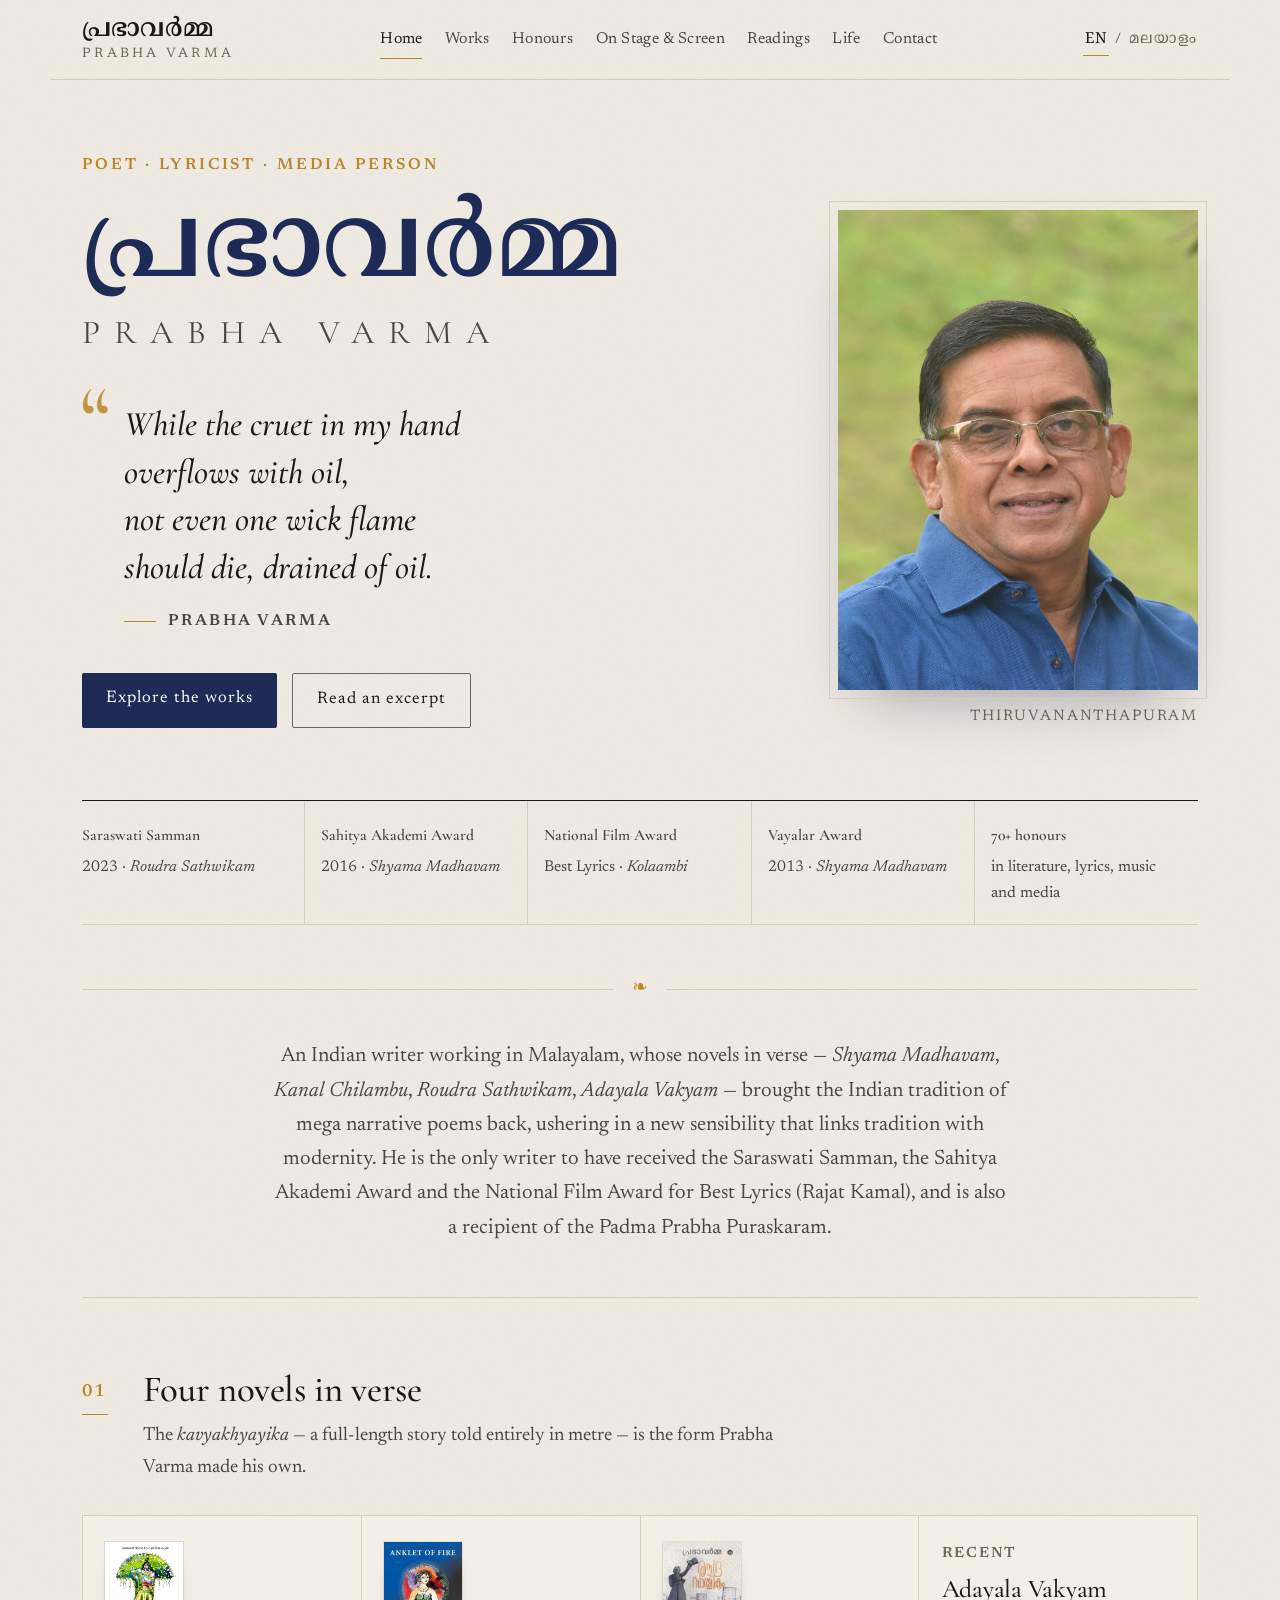
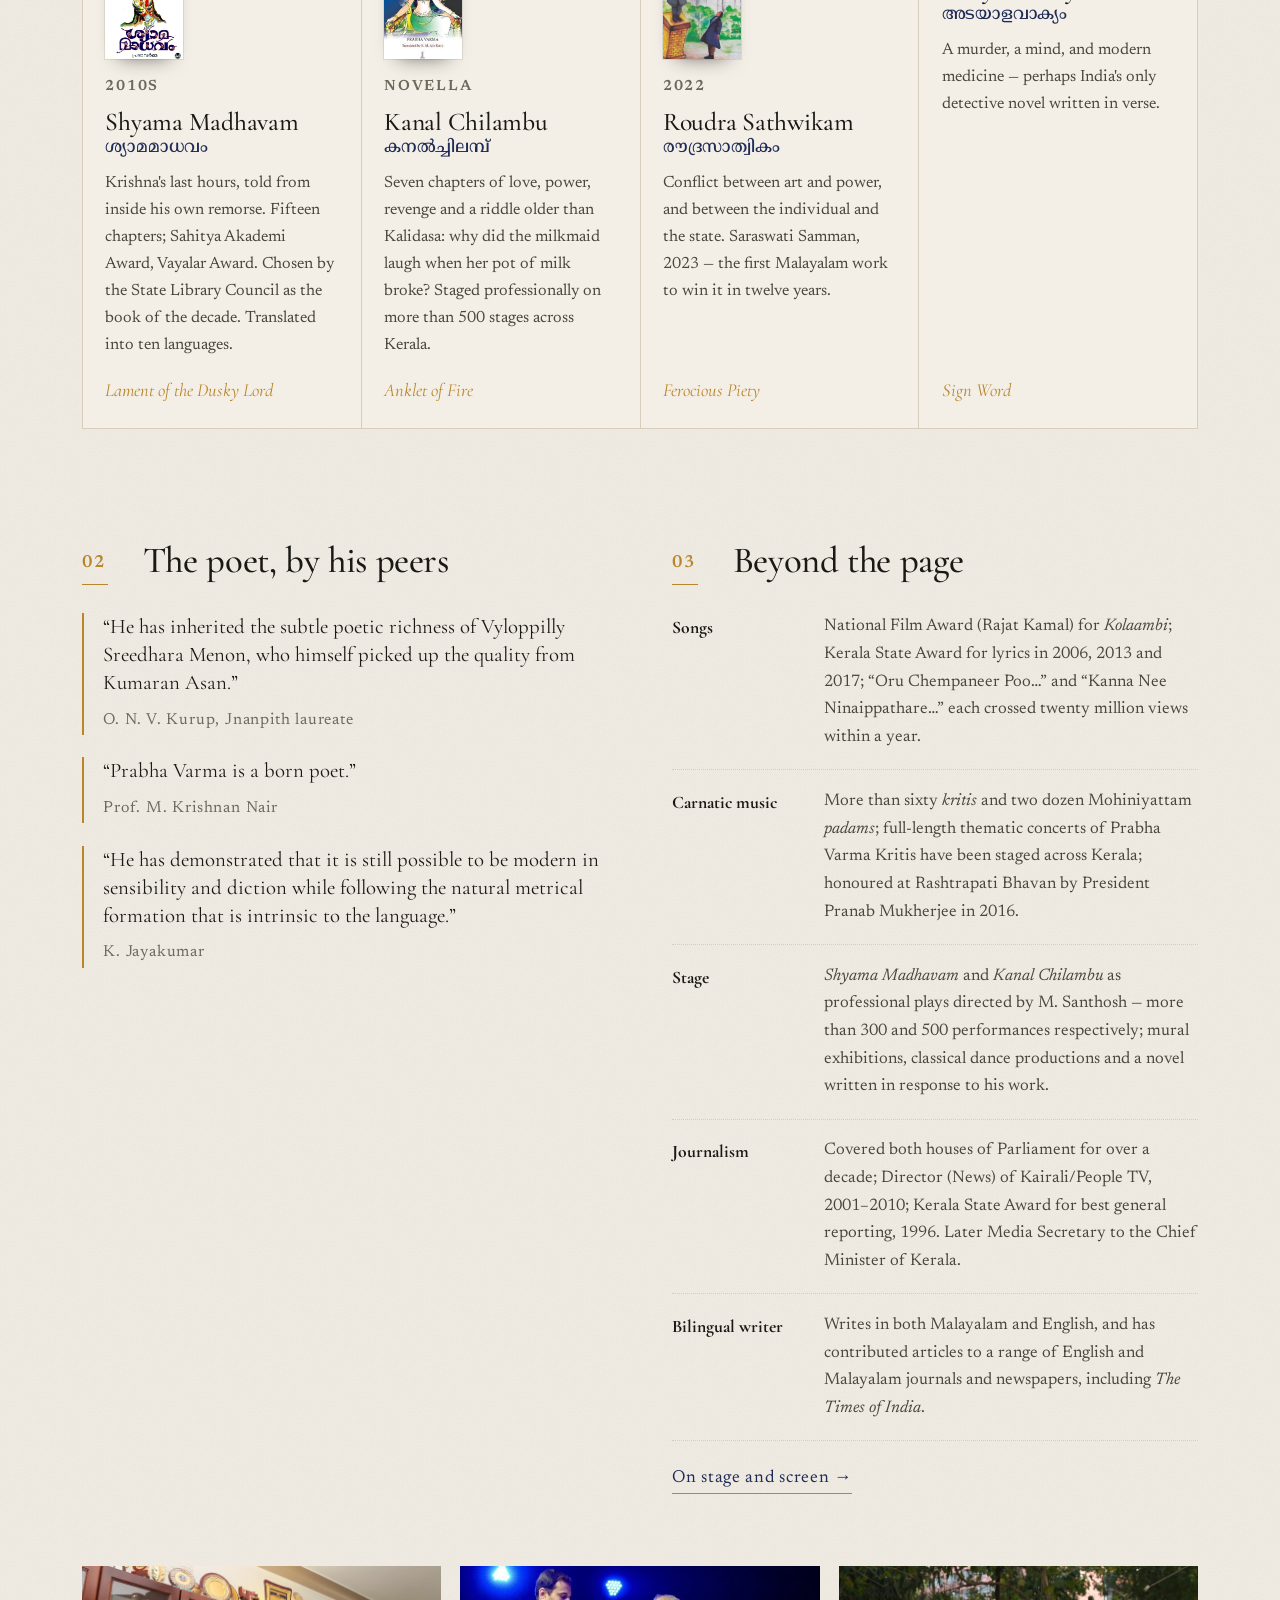
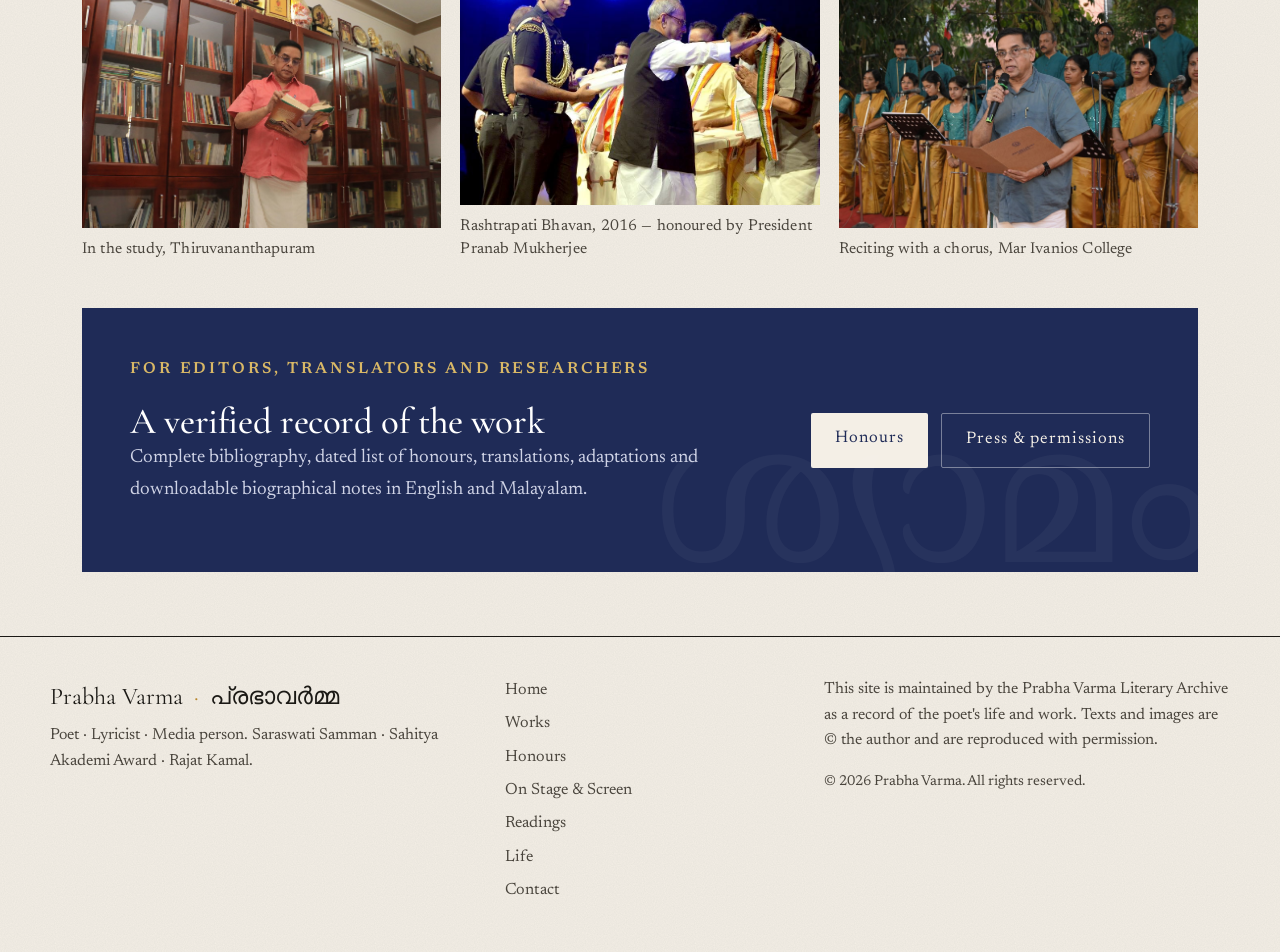
<file: index.html>
<!DOCTYPE html>
<html lang="en">
<head>
<meta charset="utf-8">
<meta name="viewport" content="width=device-width, initial-scale=1">
<title>Poet, Lyricist, Media Person · Prabha Varma</title>
<meta name="description" content="Prabha Varma — Indian poet, lyricist and media person writing in Malayalam; the only writer to have received the Saraswati Samman, the Sahitya Akademi Award and the National Film Award for Best Lyrics.">
<meta property="og:title" content="Poet, Lyricist, Media Person · Prabha Varma">
<meta property="og:description" content="Prabha Varma — Indian poet, lyricist and media person writing in Malayalam; the only writer to have received the Saraswati Samman, the Sahitya Akademi Award and the National Film Award for Best Lyrics.">
<meta property="og:type" content="website">
<meta property="og:url" content="https://prabhavarma.in/">
<link rel="preconnect" href="https://fonts.googleapis.com">
<link rel="preconnect" href="https://fonts.gstatic.com" crossorigin>
<link href="https://fonts.googleapis.com/css2?family=Cormorant+Garamond:ital,wght@0,400;0,500;0,600;1,400;1,500&family=Newsreader:ital,opsz,wght@0,6..72,300;0,6..72,400;0,6..72,500;1,6..72,300;1,6..72,400&family=Noto+Serif+Malayalam:wght@400;500;600&family=Manjari:wght@400;700&display=swap" rel="stylesheet">
<link rel="icon" href="favicon.svg" type="image/svg+xml">
<link rel="canonical" href="https://prabhavarma.in/">
<meta property="og:image" content="https://prabhavarma.in/images/og.jpg">
<meta name="twitter:card" content="summary_large_image">
<link rel="stylesheet" href="style.css">
<script type="application/ld+json">
{
  "@context": "https://schema.org",
  "@type": "Person",
  "name": "Prabha Varma",
  "alternateName": "പ്രഭാവർമ്മ",
  "jobTitle": ["Poet", "Lyricist", "Media person"],
  "nationality": "Indian",
  "knowsLanguage": ["ml", "en"],
  "birthPlace": {"@type": "Place", "name": "Thiruvalla, Kerala, India"},
  "award": ["Saraswati Samman (2023)", "Sahitya Akademi Award (2016)", "National Film Award for Best Lyrics (Rajat Kamal)", "Vayalar Award (2013)", "Kerala Sahitya Akademi Award"],
  "url": "https://prabhavarma.in/",
  "image": "https://prabhavarma.in/images/portrait.jpg",
  "sameAs": ["https://en.wikipedia.org/wiki/Prabha_Varma", "https://www.wikidata.org/wiki/Q16136840"]
}
</script>
</head>
<body>
<header class="site-header">
  <a class="brand" href="index.html"><span class="brand-ml">പ്രഭാവർമ്മ</span><span class="brand-en">Prabha Varma</span></a>
  <nav class="site-nav" aria-label="Main"><a href="index.html" class="active"><span class="en">Home</span><span class="ml">ഹോം</span></a><a href="works.html" class=""><span class="en">Works</span><span class="ml">കൃതികൾ</span></a><a href="honours.html" class=""><span class="en">Honours</span><span class="ml">പുരസ്കാരങ്ങൾ</span></a><a href="stage.html" class=""><span class="en">On Stage & Screen</span><span class="ml">രംഗവേദിയിലും ചലച്ചിത്രത്തിലും</span></a><a href="writings.html" class=""><span class="en">Readings</span><span class="ml">വായന</span></a><a href="about.html" class=""><span class="en">Life</span><span class="ml">ജീവിതം</span></a><a href="contact.html" class=""><span class="en">Contact</span><span class="ml">ബന്ധപ്പെടുക</span></a></nav>
  <div class="lang-switch" role="group" aria-label="Language">
    <button data-lang="en" class="on">EN</button><span>/</span><button data-lang="ml">മലയാളം</button>
  </div>
</header>
<main>

<section class="hero">
  <div class="hero-text">
    <p class="eyebrow"><span class="en">Poet · Lyricist · Media&nbsp;person</span><span class="ml">കവി · ഗാനരചയിതാവ് · മാധ്യമപ്രവർത്തകൻ</span></p>
    <h1><span class="h1-ml">പ്രഭാവർമ്മ</span><span class="h1-en">Prabha Varma</span></h1>
    <blockquote class="hero-verse">
      <p>While the cruet in my hand<br>overflows with oil,<br>not even one wick flame<br>should die, drained of oil.</p>
      <cite><span class="en">Prabha Varma</span><span class="ml">പ്രഭാവർമ്മ</span></cite>
    </blockquote>
    <div class="hero-cta">
      <a class="btn" href="works.html"><span class="en">Explore the works</span><span class="ml">കൃതികൾ</span></a>
      <a class="btn ghost" href="writings.html"><span class="en">Read an excerpt</span><span class="ml">ഒരു ഭാഗം വായിക്കാം</span></a>
    </div>
  </div>
  <figure class="hero-portrait">
    <div class="portrait-frame">
      <img src="images/portrait.jpg" alt="Prabha Varma" onerror="this.style.display='none';this.nextElementSibling.style.display='flex'">
      <div class="portrait-placeholder"><span>Portrait</span></div>
    </div>
    <figcaption><span class="en">Thiruvananthapuram</span><span class="ml">തിരുവനന്തപുരം</span></figcaption>
  </figure>
</section>

<section class="honour-strip" aria-label="Major honours">
  <div><b><span class="en">Saraswati Samman</span><span class="ml">സരസ്വതി സമ്മാൻ</span></b><span>2023 · <em>Roudra Sathwikam</em></span></div>
  <div><b><span class="en">Sahitya Akademi Award</span><span class="ml">കേന്ദ്ര സാഹിത്യ അക്കാദമി</span></b><span>2016 · <em>Shyama Madhavam</em></span></div>
  <div><b><span class="en">National Film Award</span><span class="ml">രജത കമലം</span></b><span><span class="en">Best Lyrics</span><span class="ml">മികച്ച ഗാനരചന</span> · <em>Kolaambi</em></span></div>
  <div><b><span class="en">Vayalar Award</span><span class="ml">വയലാർ അവാർഡ്</span></b><span>2013 · <em>Shyama Madhavam</em></span></div>
  <div><b><span class="en">70+ honours</span><span class="ml">70-ലധികം പുരസ്കാരങ്ങൾ</span></b><span><span class="en">in literature, lyrics, music and media</span><span class="ml">സാഹിത്യം, ഗാനം, സംഗീതം, മാധ്യമം</span></span></div>
</section>

<section class="intro-band">
  <p><span class="en">An Indian writer working in Malayalam, whose novels in verse — <em>Shyama Madhavam</em>, <em>Kanal Chilambu</em>, <em>Roudra Sathwikam</em>, <em>Adayala Vakyam</em> — brought the Indian tradition of mega narrative poems back, ushering in a new sensibility that links tradition with modernity. He is the only writer to have received the Saraswati Samman, the Sahitya Akademi Award and the National Film Award for Best Lyrics (Rajat Kamal), and is also a recipient of the Padma Prabha Puraskaram.</span><span class="ml"><em>ശ്യാമമാധവം</em>, <em>കനൽച്ചിലമ്പ്</em>, <em>രൗദ്രസാത്വികം</em>, <em>അടയാളവാക്യം</em> എന്നീ കാവ്യാഖ്യായികകളിലൂടെ ഭാരതീയ ബൃഹദ് ആഖ്യാനകാവ്യ പാരമ്പര്യത്തെ തിരികെ കൊണ്ടുവരികയും, പാരമ്പര്യത്തെ ആധുനികതയുമായി കണ്ണിചേർക്കുന്ന പുതിയൊരു ഭാവുകത്വത്തിന് തുടക്കമിടുകയും ചെയ്ത, മലയാളത്തിൽ എഴുതുന്ന ഭാരതീയ എഴുത്തുകാരൻ. സരസ്വതി സമ്മാൻ, കേന്ദ്ര സാഹിത്യ അക്കാദമി പുരസ്കാരം, മികച്ച ഗാനരചനയ്ക്കുള്ള ദേശീയ ചലച്ചിത്ര പുരസ്കാരം (രജത കമലം) എന്നീ മൂന്നു ബഹുമതികളും നേടിയ ഏക സാഹിത്യകാരൻ; പത്മപ്രഭാ പുരസ്കാരവും ലഭിച്ചിട്ടുണ്ട്.</span></p>
</section>

<section class="sec">
  <div class="sec-head"><span class="sec-num">01</span><h2><span class="en">Four novels in verse</span><span class="ml">നാല് കാവ്യാഖ്യായികകൾ</span></h2><p class="sec-sub"><span class="en">The <em>kavyakhyayika</em> — a full-length story told entirely in metre — is the form Prabha Varma made his own.</span><span class="ml">പൂർണ്ണമായും വൃത്തത്തിൽ പറയുന്ന കഥ — കാവ്യാഖ്യായിക — പ്രഭാവർമ്മ സ്വന്തമാക്കിയ രൂപമാണ്.</span></p></div>
  <div class="works-grid">
    <a class="work-card" href="works.html#shyama">
      <img class="card-cover" src="images/covers/shyama-madhavam.jpg" alt="" loading="lazy">
      <span class="work-year">2010s</span>
      <h3>Shyama Madhavam<small>ശ്യാമമാധവം</small></h3>
      <p><span class="en">Krishna's last hours, told from inside his own remorse. Fifteen chapters; Sahitya Akademi Award, Vayalar Award. Chosen by the State Library Council as the book of the decade. Translated into ten languages.</span><span class="ml">കൃഷ്ണന്റെ അവസാന നിമിഷങ്ങൾ, അദ്ദേഹത്തിന്റെ തന്നെ പശ്ചാത്താപത്തിലൂടെ. പതിനഞ്ച് അധ്യായങ്ങൾ; കേന്ദ്ര സാഹിത്യ അക്കാദമി പുരസ്കാരം, വയലാർ അവാർഡ്. ദശകത്തിലെ മികച്ച പുസ്തകം. പത്ത് ഭാഷകളിലേക്ക് പരിഭാഷ.</span></p>
      <span class="work-eng">Lament of the Dusky Lord</span>
    </a>
    <a class="work-card" href="works.html#kanal">
      <img class="card-cover" src="images/covers/anklet-of-fire.jpg" alt="" loading="lazy">
      <span class="work-year">Novella</span>
      <h3>Kanal Chilambu<small>കനൽച്ചിലമ്പ്</small></h3>
      <p><span class="en">Seven chapters of love, power, revenge and a riddle older than Kalidasa: why did the milkmaid laugh when her pot of milk broke? Staged professionally on more than 500 stages across Kerala.</span><span class="ml">പ്രണയം, അധികാരം, പ്രതികാരം — കാളിദാസനേക്കാൾ പഴക്കമുള്ള ഒരു കടങ്കഥയും: പാൽക്കുടം പൊട്ടിയപ്പോൾ ഗോപിക എന്തിനു ചിരിച്ചു? കേരളത്തിലുടനീളം 500-ലധികം വേദികളിൽ നാടകമായി.</span></p>
      <span class="work-eng">Anklet of Fire</span>
    </a>
    <a class="work-card" href="works.html#roudra">
      <img class="card-cover" src="images/covers/roudra-sathwikam.jpg" alt="" loading="lazy">
      <span class="work-year">2022</span>
      <h3>Roudra Sathwikam<small>രൗദ്രസാത്വികം</small></h3>
      <p><span class="en">Conflict between art and power, and between the individual and the state. Saraswati Samman, 2023 — the first Malayalam work to win it in twelve years.</span><span class="ml">കലയും അധികാരവും, വ്യക്തിയും രാഷ്ട്രവും തമ്മിലുള്ള സംഘർഷം. 2023-ലെ സരസ്വതി സമ്മാൻ — പന്ത്രണ്ട് വർഷത്തിനു ശേഷം മലയാളത്തിന്.</span></p>
      <span class="work-eng">Ferocious Piety</span>
    </a>
    <a class="work-card" href="works.html#adayala">
      <span class="work-year">Recent</span>
      <h3>Adayala Vakyam<small>അടയാളവാക്യം</small></h3>
      <p><span class="en">A murder, a mind, and modern medicine — perhaps India's only detective novel written in verse.</span><span class="ml">ഒരു കൊലപാതകം, ഒരു മനസ്സ്, ആധുനിക വൈദ്യശാസ്ത്രം — ഒരുപക്ഷേ ഇന്ത്യയിലെ ഏക പദ്യ കുറ്റാന്വേഷണ നോവൽ.</span></p>
      <span class="work-eng">Sign Word</span>
    </a>
  </div>
</section>

<section class="sec two-col">
  <div>
    <div class="sec-head"><span class="sec-num">02</span><h2><span class="en">The poet, by his peers</span><span class="ml">സമകാലികരുടെ വാക്കുകളിൽ</span></h2></div>
    <div class="quote-stack">
      <blockquote class="peer"><p><span class="en">“He has inherited the subtle poetic richness of Vyloppilly Sreedhara Menon, who himself picked up the quality from Kumaran Asan.”</span><span class="ml">“വൈലോപ്പിള്ളിയുടെ സൂക്ഷ്മമായ കാവ്യസമൃദ്ധി അദ്ദേഹത്തിനു കൈവന്നിരിക്കുന്നു — കുമാരനാശാനിൽനിന്ന് വൈലോപ്പിള്ളിക്കു ലഭിച്ചതു പോലെ.”</span></p><cite>O. N. V. Kurup, <span class="en">Jnanpith laureate</span><span class="ml">ജ്ഞാനപീഠ ജേതാവ്</span></cite></blockquote>
      <blockquote class="peer"><p><span class="en">“Prabha Varma is a born poet.”</span><span class="ml">“പ്രഭാവർമ്മ ജന്മനാ കവിയാണ്.”</span></p><cite>Prof. M. Krishnan Nair</cite></blockquote>
      <blockquote class="peer"><p><span class="en">“He has demonstrated that it is still possible to be modern in sensibility and diction while following the natural metrical formation that is intrinsic to the language.”</span><span class="ml">“ഭാഷയ്ക്കു സഹജമായ വൃത്തഘടന പിന്തുടർന്നുകൊണ്ടുതന്നെ ഭാവുകത്വത്തിലും ഭാഷയിലും ആധുനികനാകാൻ കഴിയുമെന്ന് അദ്ദേഹം തെളിയിച്ചു.”</span></p><cite>K. Jayakumar</cite></blockquote>
    </div>
  </div>
  <div>
    <div class="sec-head"><span class="sec-num">03</span><h2><span class="en">Beyond the page</span><span class="ml">കടലാസിനപ്പുറം</span></h2></div>
    <ul class="fact-list">
      <li><b><span class="en">Songs</span><span class="ml">ഗാനങ്ങൾ</span></b><span class="en">National Film Award (Rajat Kamal) for <em>Kolaambi</em>; Kerala State Award for lyrics in 2006, 2013 and 2017; “Oru Chempaneer Poo…” and “Kanna Nee Ninaippathare…” each crossed twenty million views within a year.</span><span class="ml"><em>കോളാമ്പി</em>ക്ക് ദേശീയ പുരസ്കാരം (രജത കമലം); 2006, 2013, 2017 വർഷങ്ങളിൽ സംസ്ഥാന പുരസ്കാരം; “ഒരു ചെമ്പനീർ പൂ…”, “കണ്ണാ നീ നിനൈപ്പതാരേ…” എന്നിവ ഒരു വർഷത്തിനകം രണ്ടു കോടിയിലധികം കാഴ്ചകൾ.</span></li>
      <li><b><span class="en">Carnatic music</span><span class="ml">കർണാടക സംഗീതം</span></b><span class="en">More than sixty <em>kritis</em> and two dozen Mohiniyattam <em>padams</em>; full-length thematic concerts of Prabha Varma Kritis have been staged across Kerala; honoured at Rashtrapati Bhavan by President Pranab Mukherjee in 2016.</span><span class="ml">അറുപതിലധികം കൃതികൾ, രണ്ടു ഡസനിലധികം മോഹിനിയാട്ട പദങ്ങൾ; പ്രഭാവർമ്മ കൃതികളുടെ പ്രത്യേക കച്ചേരികൾ; 2016-ൽ രാഷ്ട്രപതി പ്രണബ് മുഖർജി രാഷ്ട്രപതി ഭവനിൽ ആദരിച്ചു.</span></li>
      <li><b><span class="en">Stage</span><span class="ml">രംഗവേദി</span></b><span class="en"><em>Shyama Madhavam</em> and <em>Kanal Chilambu</em> as professional plays directed by M. Santhosh — more than 300 and 500 performances respectively; mural exhibitions, classical dance productions and a novel written in response to his work.</span><span class="ml">എം. സന്തോഷ് സംവിധാനം ചെയ്ത <em>ശ്യാമമാധവം</em>, <em>കനൽച്ചിലമ്പ്</em> നാടകങ്ങൾ — യഥാക്രമം 300, 500-ലധികം വേദികളിൽ; ചുവർച്ചിത്ര പ്രദർശനങ്ങൾ, നൃത്താവിഷ്കാരങ്ങൾ.</span></li>
      <li><b><span class="en">Journalism</span><span class="ml">മാധ്യമപ്രവർത്തനം</span></b><span class="en">Covered both houses of Parliament for over a decade; Director (News) of Kairali/People TV, 2001–2010; Kerala State Award for best general reporting, 1996. Later Media Secretary to the Chief Minister of Kerala.</span><span class="ml">ഒരു ദശകത്തിലധികം പാർലമെന്റിന്റെ ഇരുസഭകളും റിപ്പോർട്ട് ചെയ്തു; കൈരളി/പീപ്പിൾ ടിവി ന്യൂസ് ഡയറക്ടർ 2001–2010; മികച്ച റിപ്പോർട്ടിങ്ങിനുള്ള സംസ്ഥാന പുരസ്കാരം 1996. പിന്നീട് മുഖ്യമന്ത്രിയുടെ മീഡിയ സെക്രട്ടറി.</span></li>
      <li><b><span class="en">Bilingual writer</span><span class="ml">ദ്വിഭാഷാ എഴുത്തുകാരൻ</span></b><span class="en">Writes in both Malayalam and English, and has contributed articles to a range of English and Malayalam journals and newspapers, including <em>The Times of India</em>.</span><span class="ml">മലയാളത്തിലും ഇംഗ്ലീഷിലും എഴുതുന്നു; <em>ടൈംസ് ഓഫ് ഇന്ത്യ</em> ഉൾപ്പെടെ ഒട്ടേറെ ഇംഗ്ലീഷ്, മലയാളം ആനുകാലികങ്ങളിലും പത്രങ്ങളിലും ലേഖനങ്ങൾ എഴുതിവരുന്നു.</span></li>
    </ul>
    <a class="link-arrow" href="stage.html"><span class="en">On stage and screen →</span><span class="ml">രംഗവേദിയിലും ചലച്ചിത്രത്തിലും →</span></a>
  </div>
</section>

<section class="photo-band">
  <figure><img src="images/library.jpg" alt="Prabha Varma reading in his library" loading="lazy"><figcaption><span class="en">In the study, Thiruvananthapuram</span><span class="ml">പഠനമുറിയിൽ, തിരുവനന്തപുരം</span></figcaption></figure>
  <figure><img src="images/rashtrapati-bhavan.jpg" alt="Honoured by President Pranab Mukherjee at Rashtrapati Bhavan" loading="lazy"><figcaption><span class="en">Rashtrapati Bhavan, 2016 — honoured by President Pranab Mukherjee</span><span class="ml">രാഷ്ട്രപതി ഭവൻ, 2016 — രാഷ്ട്രപതി പ്രണബ് മുഖർജി ആദരിക്കുന്നു</span></figcaption></figure>
  <figure><img src="images/recital-choir.jpg" alt="Prabha Varma reciting with a choir" loading="lazy"><figcaption><span class="en">Reciting with a chorus, Mar Ivanios College</span><span class="ml">മാർ ഇവാനിയോസ് കോളേജിൽ കാവ്യാലാപനം</span></figcaption></figure>
</section>

<section class="sec cta-band">
  <div>
    <p class="eyebrow"><span class="en">For editors, translators and researchers</span><span class="ml">എഡിറ്റർമാർക്കും പരിഭാഷകർക്കും ഗവേഷകർക്കും</span></p>
    <h2><span class="en">A verified record of the work</span><span class="ml">കൃതികളുടെ ആധികാരിക രേഖ</span></h2>
    <p><span class="en">Complete bibliography, dated list of honours, translations, adaptations and downloadable biographical notes in English and Malayalam.</span><span class="ml">സമ്പൂർണ്ണ ഗ്രന്ഥസൂചി, തീയതി സഹിതം പുരസ്കാരപ്പട്ടിക, പരിഭാഷകൾ, ആവിഷ്കാരങ്ങൾ, ഇംഗ്ലീഷിലും മലയാളത്തിലും ജീവചരിത്രക്കുറിപ്പുകൾ.</span></p>
  </div>
  <div class="cta-links">
    <a class="btn" href="honours.html"><span class="en">Honours</span><span class="ml">പുരസ്കാരങ്ങൾ</span></a>
    <a class="btn ghost" href="contact.html"><span class="en">Press & permissions</span><span class="ml">മാധ്യമം · അനുമതി</span></a>
  </div>
</section>

</main>
<footer class="site-footer">
  <div class="foot-grid">
    <div>
      <p class="foot-name">Prabha Varma <span class="dot">·</span> പ്രഭാവർമ്മ</p>
      <p class="foot-note"><span class="en">Poet · Lyricist · Media person. Saraswati Samman · Sahitya Akademi Award · Rajat Kamal.</span><span class="ml">കവി · ഗാനരചയിതാവ് · മാധ്യമപ്രവർത്തകൻ. സരസ്വതി സമ്മാൻ · കേന്ദ്ര സാഹിത്യ അക്കാദമി പുരസ്കാരം · രജത കമലം.</span></p>
    </div>
    <div class="foot-links"><a href="index.html" class="active"><span class="en">Home</span><span class="ml">ഹോം</span></a><a href="works.html" class=""><span class="en">Works</span><span class="ml">കൃതികൾ</span></a><a href="honours.html" class=""><span class="en">Honours</span><span class="ml">പുരസ്കാരങ്ങൾ</span></a><a href="stage.html" class=""><span class="en">On Stage & Screen</span><span class="ml">രംഗവേദിയിലും ചലച്ചിത്രത്തിലും</span></a><a href="writings.html" class=""><span class="en">Readings</span><span class="ml">വായന</span></a><a href="about.html" class=""><span class="en">Life</span><span class="ml">ജീവിതം</span></a><a href="contact.html" class=""><span class="en">Contact</span><span class="ml">ബന്ധപ്പെടുക</span></a></div>
    <div>
      <p class="foot-note"><span class="en">This site is maintained by the Prabha Varma Literary Archive as a record of the poet's life and work. Texts and images are © the author and are reproduced with permission.</span><span class="ml">കവിയുടെ ജീവിതത്തിന്റെയും കൃതികളുടെയും രേഖയായി പ്രഭാവർമ്മ സാഹിത്യ ആർക്കൈവ് ആണ് ഈ വെബ്‌സൈറ്റ് പരിപാലിക്കുന്നത്. കൃതികളും ചിത്രങ്ങളും ഗ്രന്ഥകർത്താവിന്റെ അനുമതിയോടെ.</span></p>
      <p class="foot-note small">© 2026 Prabha Varma. All rights reserved.</p>
    </div>
  </div>
</footer>
<script src="site.js"></script>
</body>
</html>
</file>
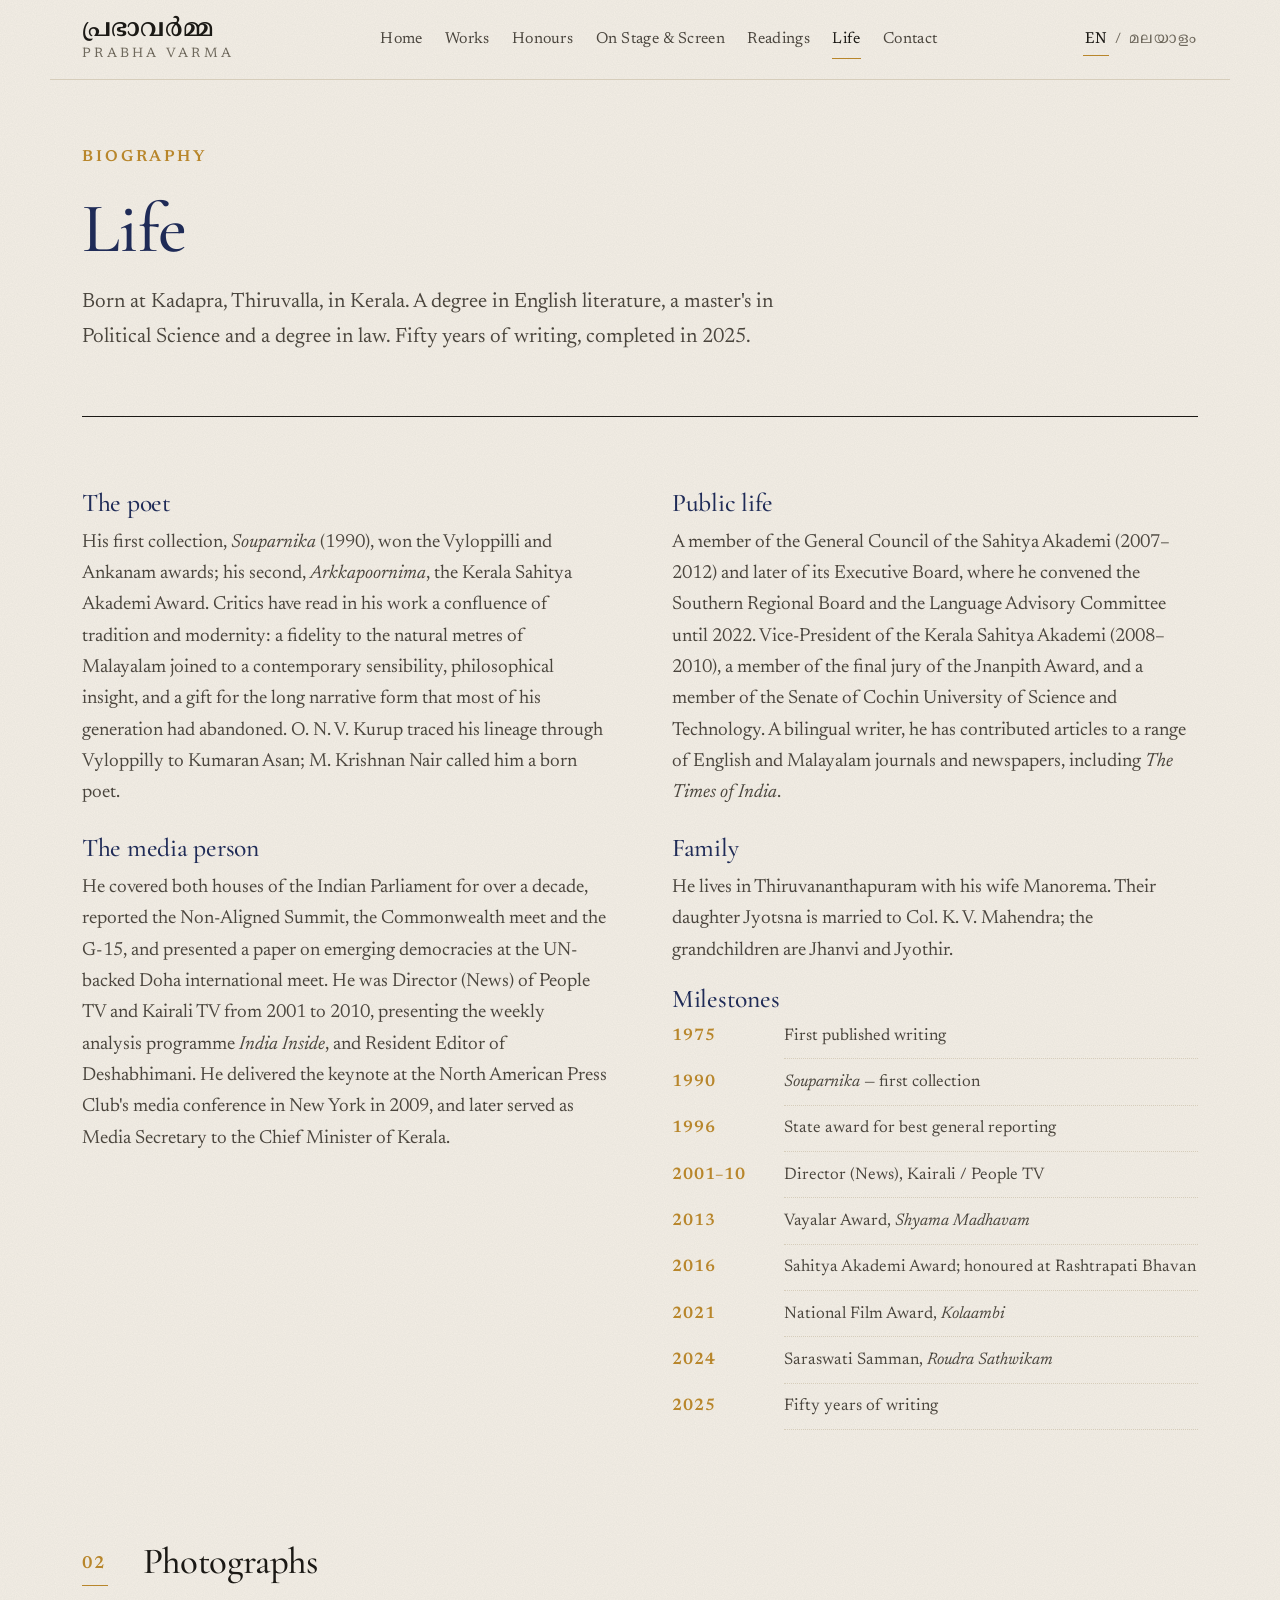
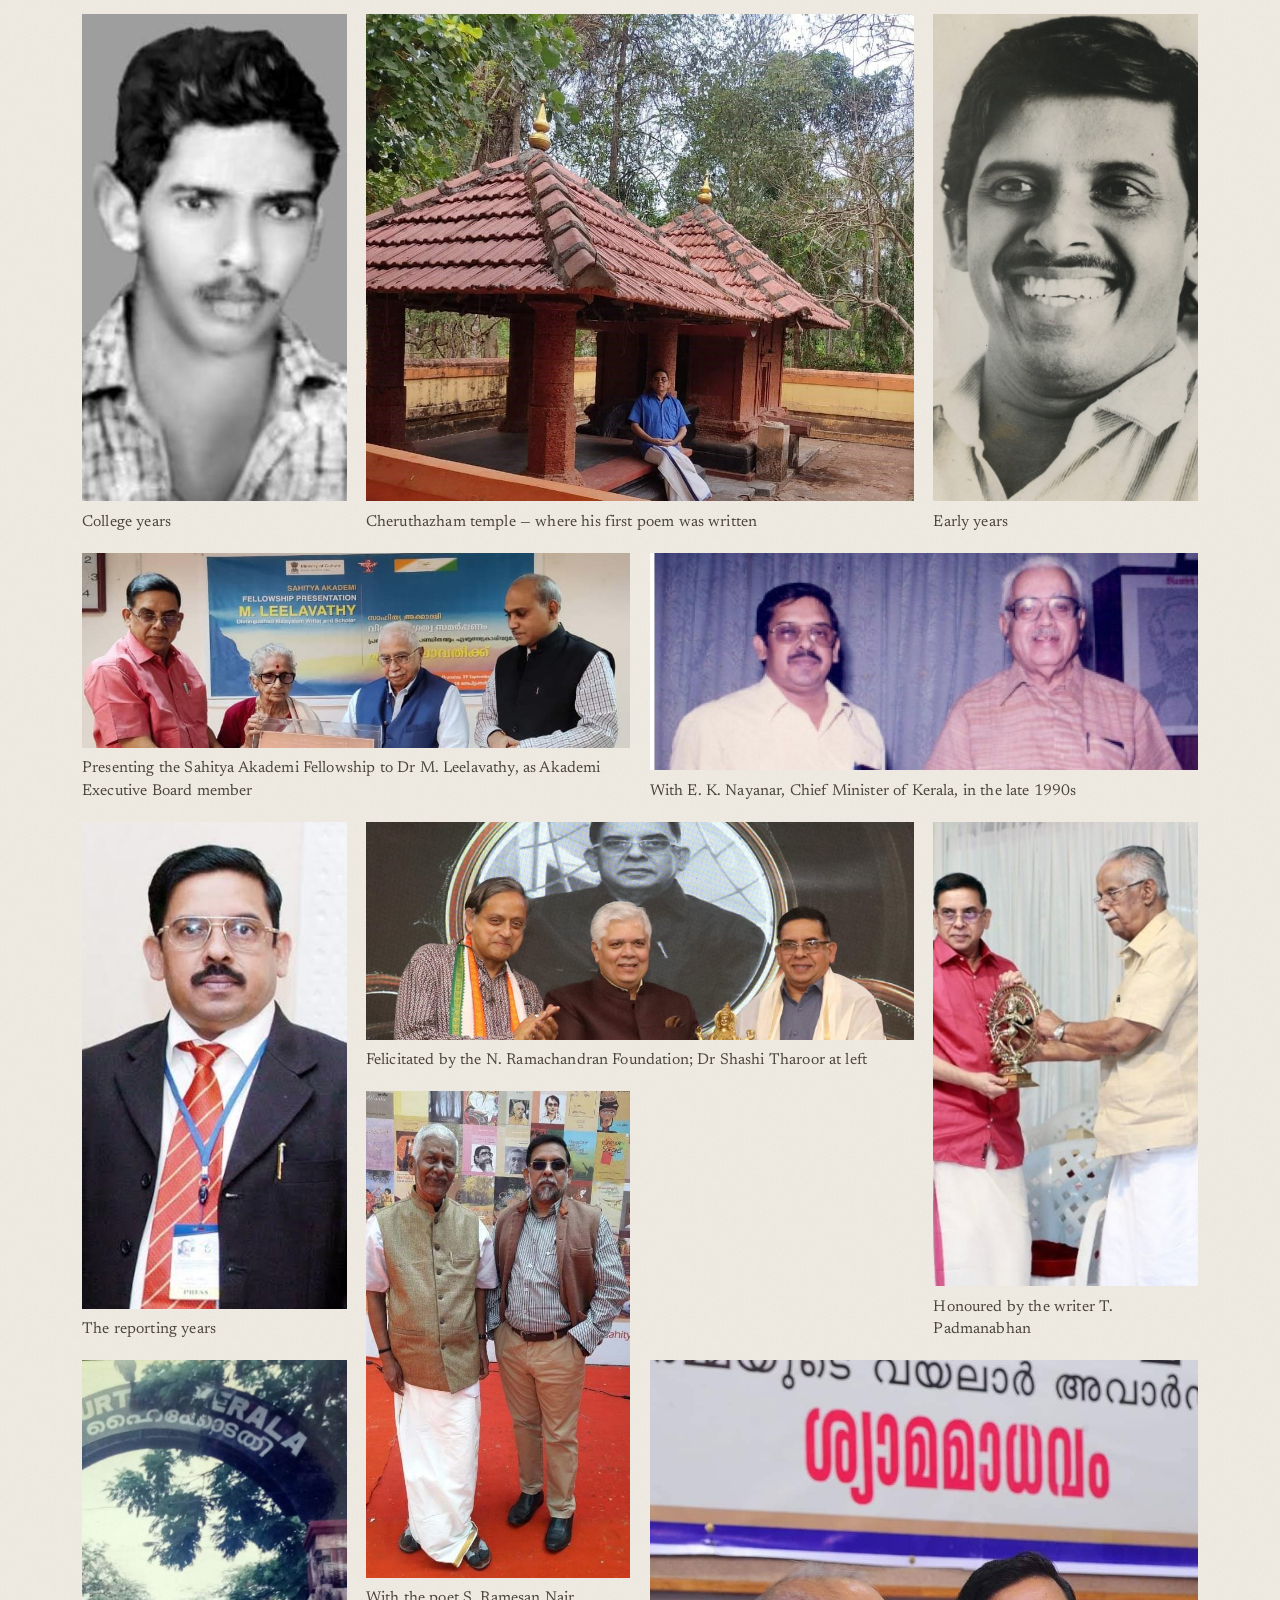
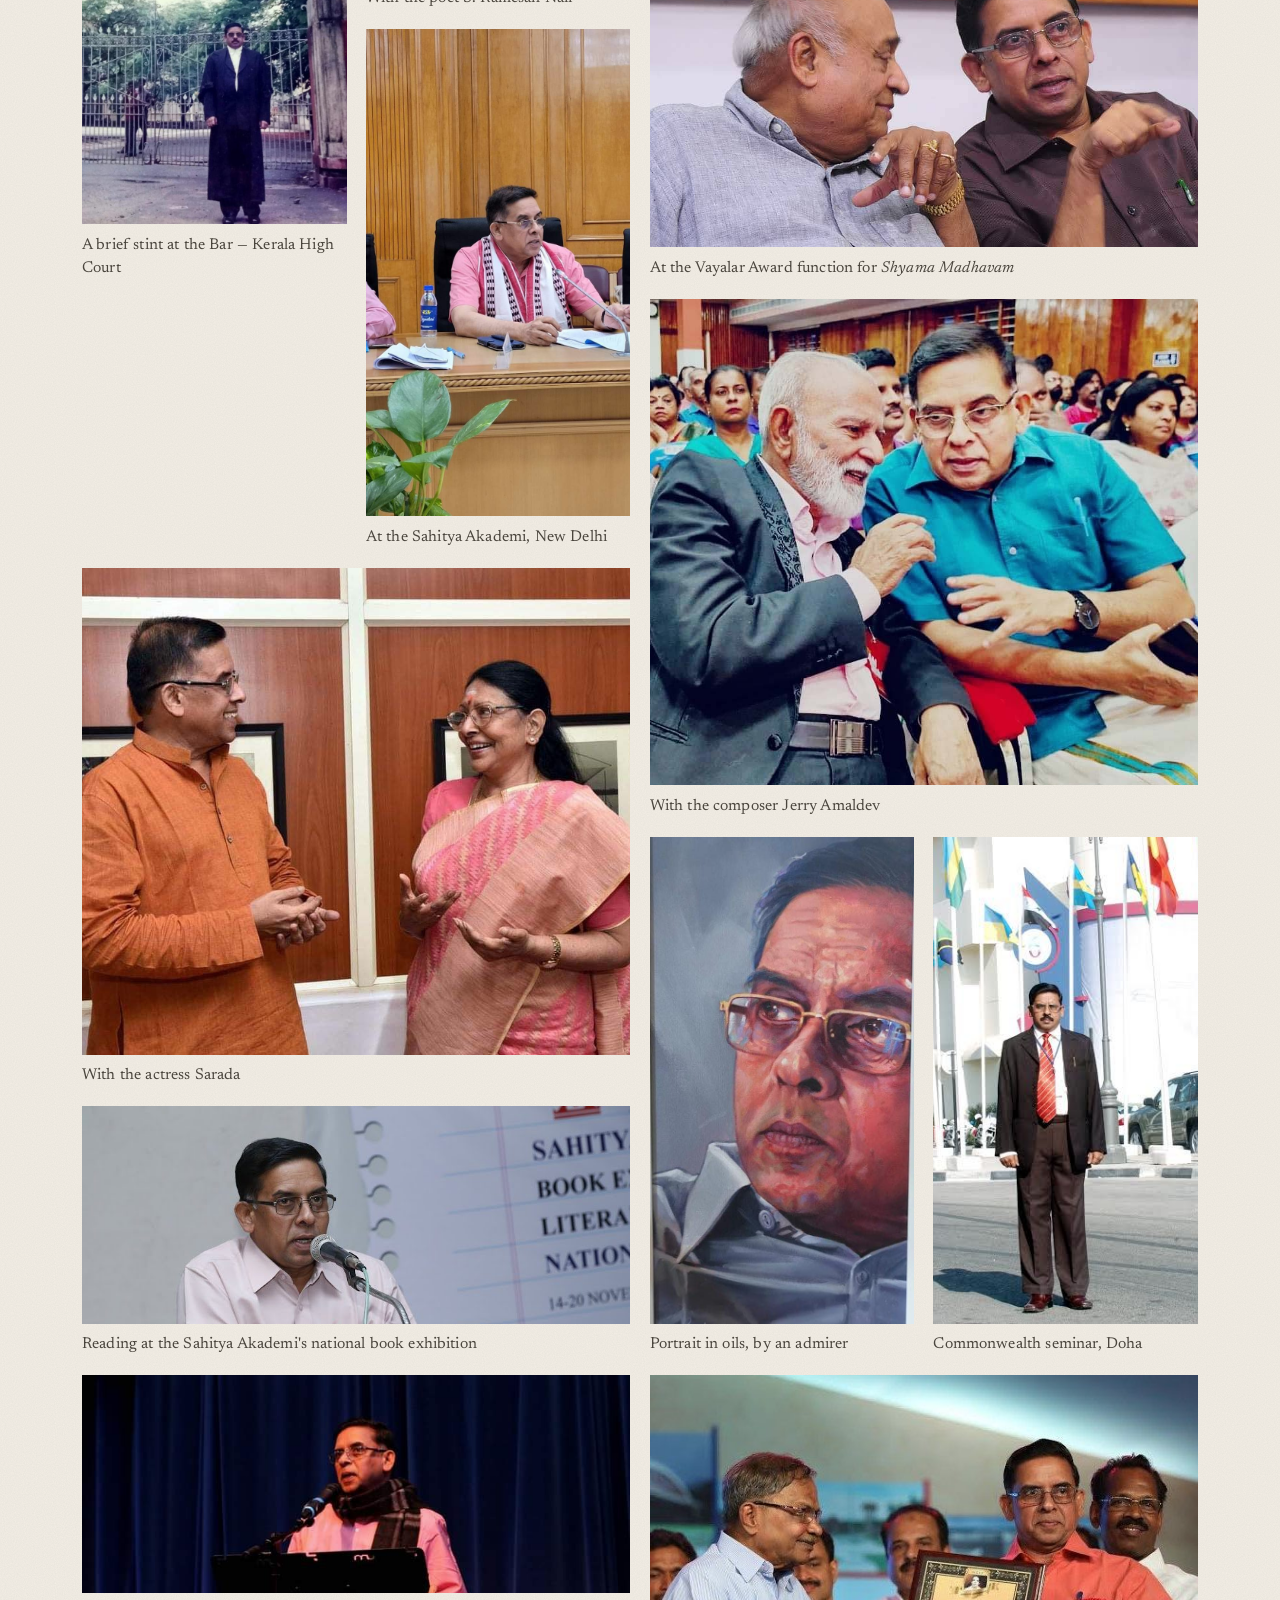
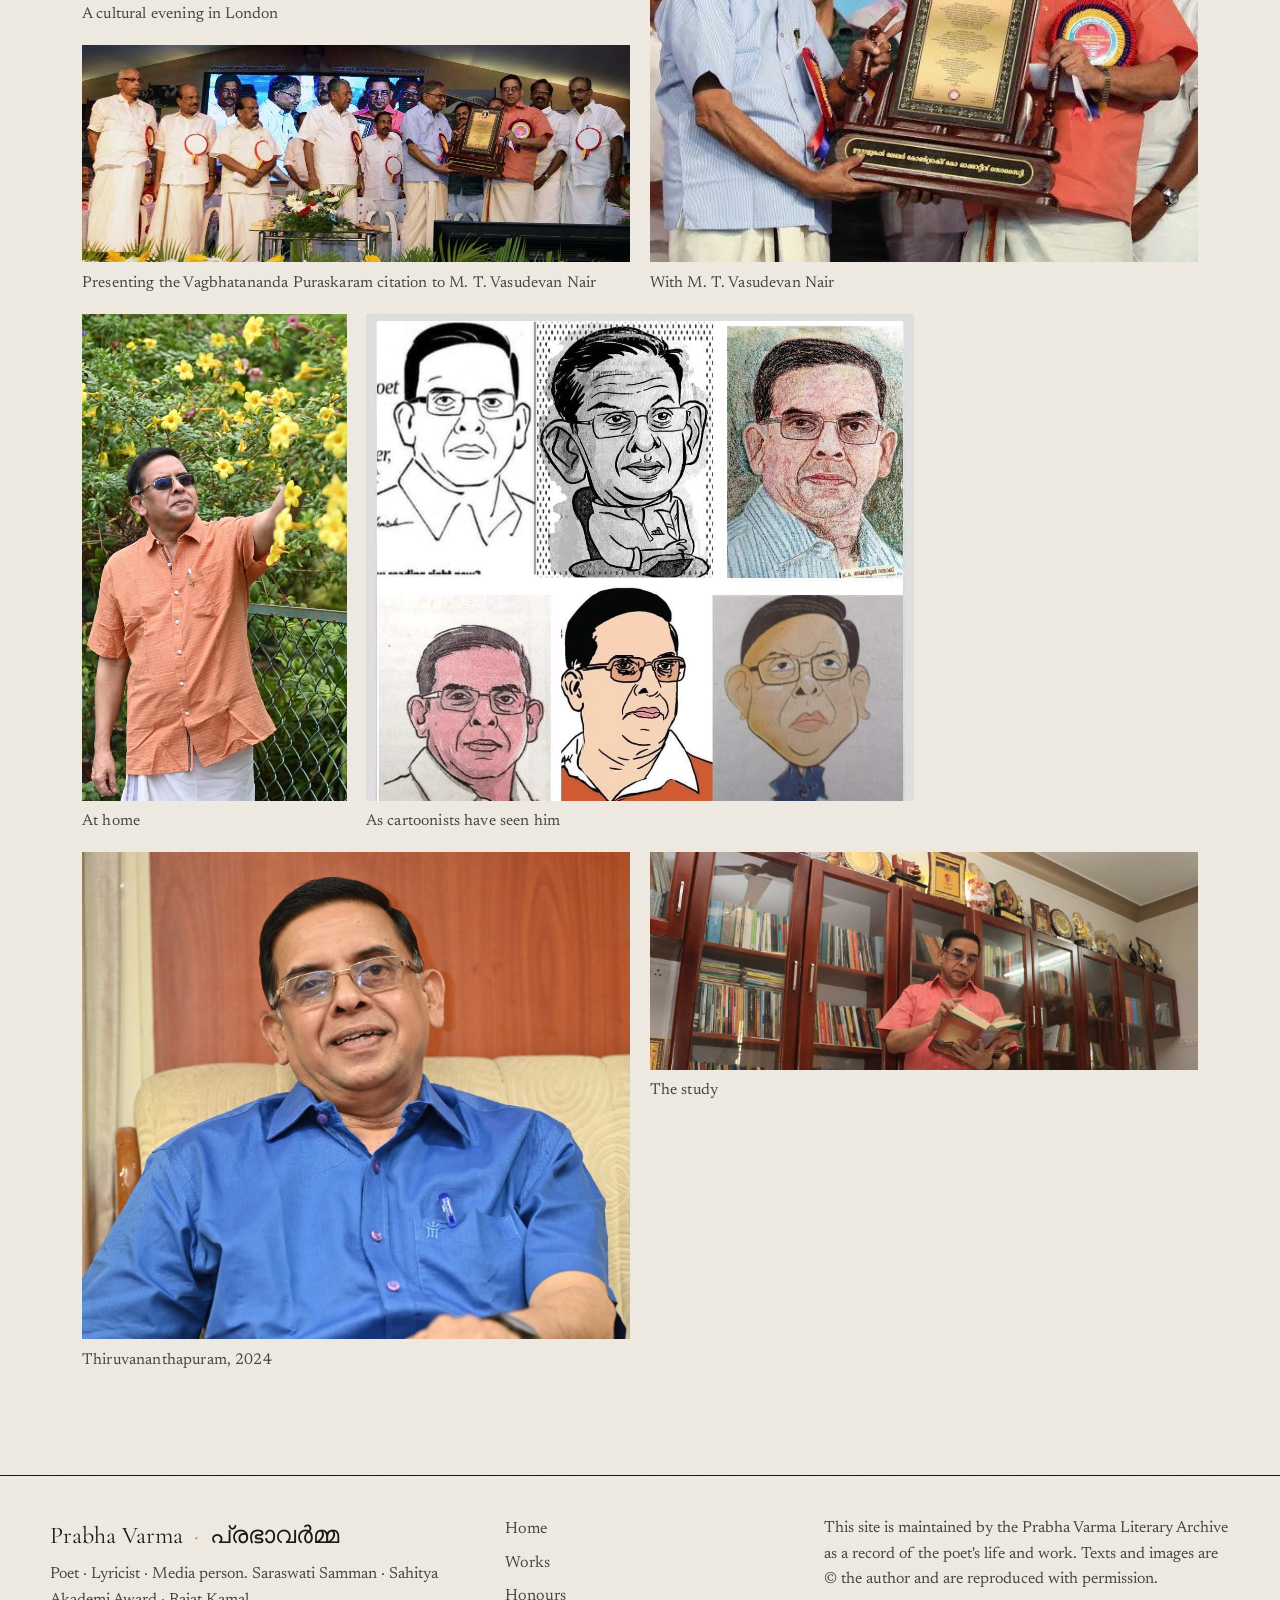
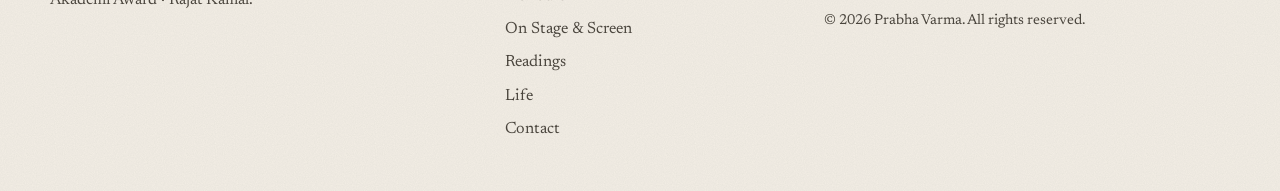
<file: about.html>
<!DOCTYPE html>
<html lang="en">
<head>
<meta charset="utf-8">
<meta name="viewport" content="width=device-width, initial-scale=1">
<title>Life · Prabha Varma</title>
<meta name="description" content="Biography of Prabha Varma — poet, media person and public figure from Kerala.">
<meta property="og:title" content="Life · Prabha Varma">
<meta property="og:description" content="Biography of Prabha Varma — poet, media person and public figure from Kerala.">
<meta property="og:type" content="website">
<meta property="og:url" content="https://prabhavarma.in/about.html">
<link rel="preconnect" href="https://fonts.googleapis.com">
<link rel="preconnect" href="https://fonts.gstatic.com" crossorigin>
<link href="https://fonts.googleapis.com/css2?family=Cormorant+Garamond:ital,wght@0,400;0,500;0,600;1,400;1,500&family=Newsreader:ital,opsz,wght@0,6..72,300;0,6..72,400;0,6..72,500;1,6..72,300;1,6..72,400&family=Noto+Serif+Malayalam:wght@400;500;600&family=Manjari:wght@400;700&display=swap" rel="stylesheet">
<link rel="icon" href="favicon.svg" type="image/svg+xml">
<link rel="canonical" href="https://prabhavarma.in/about.html">
<meta property="og:image" content="https://prabhavarma.in/images/og.jpg">
<meta name="twitter:card" content="summary_large_image">
<link rel="stylesheet" href="style.css">
<script type="application/ld+json">
{
  "@context": "https://schema.org",
  "@type": "Person",
  "name": "Prabha Varma",
  "alternateName": "പ്രഭാവർമ്മ",
  "jobTitle": ["Poet", "Lyricist", "Media person"],
  "nationality": "Indian",
  "knowsLanguage": ["ml", "en"],
  "birthPlace": {"@type": "Place", "name": "Thiruvalla, Kerala, India"},
  "award": ["Saraswati Samman (2023)", "Sahitya Akademi Award (2016)", "National Film Award for Best Lyrics (Rajat Kamal)", "Vayalar Award (2013)", "Kerala Sahitya Akademi Award"],
  "url": "https://prabhavarma.in/",
  "image": "https://prabhavarma.in/images/portrait.jpg",
  "sameAs": ["https://en.wikipedia.org/wiki/Prabha_Varma", "https://www.wikidata.org/wiki/Q16136840"]
}
</script>
</head>
<body>
<header class="site-header">
  <a class="brand" href="index.html"><span class="brand-ml">പ്രഭാവർമ്മ</span><span class="brand-en">Prabha Varma</span></a>
  <nav class="site-nav" aria-label="Main"><a href="index.html" class=""><span class="en">Home</span><span class="ml">ഹോം</span></a><a href="works.html" class=""><span class="en">Works</span><span class="ml">കൃതികൾ</span></a><a href="honours.html" class=""><span class="en">Honours</span><span class="ml">പുരസ്കാരങ്ങൾ</span></a><a href="stage.html" class=""><span class="en">On Stage & Screen</span><span class="ml">രംഗവേദിയിലും ചലച്ചിത്രത്തിലും</span></a><a href="writings.html" class=""><span class="en">Readings</span><span class="ml">വായന</span></a><a href="about.html" class="active"><span class="en">Life</span><span class="ml">ജീവിതം</span></a><a href="contact.html" class=""><span class="en">Contact</span><span class="ml">ബന്ധപ്പെടുക</span></a></nav>
  <div class="lang-switch" role="group" aria-label="Language">
    <button data-lang="en" class="on">EN</button><span>/</span><button data-lang="ml">മലയാളം</button>
  </div>
</header>
<main>

<section class="page-head">
  <p class="eyebrow"><span class="en">Biography</span><span class="ml">ജീവചരിത്രം</span></p>
  <h1><span class="en">Life</span><span class="ml">ജീവിതം</span></h1>
  <p class="lede"><span class="en">Born at Kadapra, Thiruvalla, in Kerala. A degree in English literature, a master's in Political Science and a degree in law. Fifty years of writing, completed in 2025.</span><span class="ml">കേരളത്തിലെ തിരുവല്ല കടപ്രയിൽ ജനനം. ഇംഗ്ലീഷ് സാഹിത്യത്തിൽ ബിരുദം, രാഷ്ട്രമീമാംസയിൽ ബിരുദാനന്തര ബിരുദം, നിയമബിരുദം. 2025-ൽ എഴുത്തിന്റെ അമ്പതു വർഷം പൂർത്തിയാക്കി.</span></p>
</section>

<section class="sec cols-2 bio">
  <div>
    <h3><span class="en">The poet</span><span class="ml">കവി</span></h3>
    <p><span class="en">His first collection, <em>Souparnika</em> (1990), won the Vyloppilli and Ankanam awards; his second, <em>Arkkapoornima</em>, the Kerala Sahitya Akademi Award. Critics have read in his work a confluence of tradition and modernity: a fidelity to the natural metres of Malayalam joined to a contemporary sensibility, philosophical insight, and a gift for the long narrative form that most of his generation had abandoned. O. N. V. Kurup traced his lineage through Vyloppilly to Kumaran Asan; M. Krishnan Nair called him a born poet.</span><span class="ml">ആദ്യ സമാഹാരം <em>സൗപർണിക</em> (1990) വൈലോപ്പിള്ളി, അങ്കണം പുരസ്കാരങ്ങൾ നേടി; രണ്ടാമത്തേത് <em>അർക്കപൂർണിമ</em> കേരള സാഹിത്യ അക്കാദമി പുരസ്കാരവും. പാരമ്പര്യവും ആധുനികതയും സംഗമിക്കുന്ന കവിത — മലയാളത്തിന്റെ സഹജ വൃത്തങ്ങളോടുള്ള വിശ്വസ്തതയും സമകാലിക ഭാവുകത്വവും ദാർശനിക ഉൾക്കാഴ്ചയും, തലമുറ കൈവിട്ട ദീർഘാഖ്യാന രൂപത്തിലുള്ള അസാധാരണ പ്രാവീണ്യവും.</span></p>
    <h3><span class="en">The media person</span><span class="ml">മാധ്യമപ്രവർത്തകൻ</span></h3>
    <p><span class="en">He covered both houses of the Indian Parliament for over a decade, reported the Non-Aligned Summit, the Commonwealth meet and the G-15, and presented a paper on emerging democracies at the UN-backed Doha international meet. He was Director (News) of People TV and Kairali TV from 2001 to 2010, presenting the weekly analysis programme <em>India Inside</em>, and Resident Editor of Deshabhimani. He delivered the keynote at the North American Press Club's media conference in New York in 2009, and later served as Media Secretary to the Chief Minister of Kerala.</span><span class="ml">ഒരു ദശകത്തിലധികം പാർലമെന്റിന്റെ ഇരുസഭകളും റിപ്പോർട്ട് ചെയ്തു; ചേരിചേരാ ഉച്ചകോടി, കോമൺവെൽത്ത് സമ്മേളനം, ജി-15 എന്നിവ റിപ്പോർട്ട് ചെയ്തു. 2001 മുതൽ 2010 വരെ പീപ്പിൾ ടിവി, കൈരളി ടിവി ന്യൂസ് ഡയറക്ടർ; <em>ഇന്ത്യ ഇൻസൈഡ്</em> എന്ന വാരാന്ത്യ വിശകലന പരിപാടിയുടെ അവതാരകൻ; ദേശാഭിമാനി റസിഡന്റ് എഡിറ്റർ. 2009-ൽ ന്യൂയോർക്കിൽ നോർത്ത് അമേരിക്കൻ പ്രസ് ക്ലബ്ബിന്റെ മാധ്യമ സമ്മേളനത്തിൽ മുഖ്യപ്രഭാഷണം. പിന്നീട് കേരള മുഖ്യമന്ത്രിയുടെ മീഡിയ സെക്രട്ടറി.</span></p>
  </div>
  <div>
    <h3><span class="en">Public life</span><span class="ml">പൊതുജീവിതം</span></h3>
    <p><span class="en">A member of the General Council of the Sahitya Akademi (2007–2012) and later of its Executive Board, where he convened the Southern Regional Board and the Language Advisory Committee until 2022. Vice-President of the Kerala Sahitya Akademi (2008–2010), a member of the final jury of the Jnanpith Award, and a member of the Senate of Cochin University of Science and Technology. A bilingual writer, he has contributed articles to a range of English and Malayalam journals and newspapers, including <em>The Times of India</em>.</span><span class="ml">സാഹിത്യ അക്കാദമി ജനറൽ കൗൺസിൽ അംഗം (2007–2012), പിന്നീട് എക്സിക്യൂട്ടീവ് ബോർഡ് അംഗം; ദക്ഷിണ മേഖലാ ബോർഡിന്റെയും ഭാഷാ ഉപദേശക സമിതിയുടെയും കൺവീനർ (2022 വരെ). കേരള സാഹിത്യ അക്കാദമി വൈസ് പ്രസിഡന്റ് (2008–2010), ജ്ഞാനപീഠ അന്തിമ ജൂറി അംഗം, കുസാറ്റ് സെനറ്റ് അംഗം. ദ്വിഭാഷാ എഴുത്തുകാരനായ അദ്ദേഹം <em>ടൈംസ് ഓഫ് ഇന്ത്യ</em> ഉൾപ്പെടെ ഒട്ടേറെ ഇംഗ്ലീഷ്, മലയാളം ആനുകാലികങ്ങളിലും പത്രങ്ങളിലും ലേഖനങ്ങൾ എഴുതിവരുന്നു.</span></p>
    <h3><span class="en">Family</span><span class="ml">കുടുംബം</span></h3>
    <p><span class="en">He lives in Thiruvananthapuram with his wife Manorema. Their daughter Jyotsna is married to Col. K. V. Mahendra; the grandchildren are Jhanvi and Jyothir.</span><span class="ml">ഭാര്യ മനോരമയോടൊപ്പം തിരുവനന്തപുരത്ത് താമസം. മകൾ ജ്യോത്സ്ന, മരുമകൻ കേണൽ കെ. വി. മഹേന്ദ്ര, പേരക്കുട്ടികൾ ജാഹ്നവി, ജ്യോതിർ.</span></p>
    <div class="timeline">
      <h3><span class="en">Milestones</span><span class="ml">നാഴികക്കല്ലുകൾ</span></h3>
      <dl>
        <dt>1975</dt><dd><span class="en">First published writing</span><span class="ml">ആദ്യ രചന പ്രസിദ്ധീകരിക്കുന്നു</span></dd>
        <dt>1990</dt><dd><em>Souparnika</em> — <span class="en">first collection</span><span class="ml">ആദ്യ സമാഹാരം</span></dd>
        <dt>1996</dt><dd><span class="en">State award for best general reporting</span><span class="ml">മികച്ച റിപ്പോർട്ടിങ്ങിനുള്ള സംസ്ഥാന പുരസ്കാരം</span></dd>
        <dt>2001–10</dt><dd><span class="en">Director (News), Kairali / People TV</span><span class="ml">ന്യൂസ് ഡയറക്ടർ, കൈരളി / പീപ്പിൾ ടിവി</span></dd>
        <dt>2013</dt><dd><span class="en">Vayalar Award, <em>Shyama Madhavam</em></span><span class="ml">വയലാർ അവാർഡ്, <em>ശ്യാമമാധവം</em></span></dd>
        <dt>2016</dt><dd><span class="en">Sahitya Akademi Award; honoured at Rashtrapati Bhavan</span><span class="ml">കേന്ദ്ര സാഹിത്യ അക്കാദമി പുരസ്കാരം; രാഷ്ട്രപതി ഭവനിൽ ആദരം</span></dd>
        <dt>2021</dt><dd><span class="en">National Film Award, <em>Kolaambi</em></span><span class="ml">ദേശീയ ചലച്ചിത്ര പുരസ്കാരം, <em>കോളാമ്പി</em></span></dd>
        <dt>2024</dt><dd><span class="en">Saraswati Samman, <em>Roudra Sathwikam</em></span><span class="ml">സരസ്വതി സമ്മാൻ, <em>രൗദ്രസാത്വികം</em></span></dd>
        <dt>2025</dt><dd><span class="en">Fifty years of writing</span><span class="ml">എഴുത്തിന്റെ അമ്പതാണ്ട്</span></dd>
      </dl>
    </div>
  </div>
</section>
<section class="sec">
  <div class="sec-head"><span class="sec-num">02</span><h2><span class="en">Photographs</span><span class="ml">ചിത്രങ്ങൾ</span></h2></div>
  <div class="gallery">
    <figure class="tall"><img src="images/college-years.jpg" alt="Prabha Varma in his college years" loading="lazy"><figcaption><span class="en">College years</span><span class="ml">കോളേജ് കാലം</span></figcaption></figure>
    <figure class="big"><img src="images/cheruthazham-temple.jpg" alt="At the Cheruthazham temple" loading="lazy"><figcaption><span class="en">Cheruthazham temple — where his first poem was written</span><span class="ml">ചെറുതാഴം ഇല്ലത്തെ ക്ഷേത്രം — ആദ്യ കവിത രചിച്ച സ്ഥലം</span></figcaption></figure>
    <figure class="tall"><img src="images/young-smiling.jpg" alt="Prabha Varma as a young man" loading="lazy"><figcaption><span class="en">Early years</span><span class="ml">ആദ്യകാലം</span></figcaption></figure>
    <figure class="wide"><img src="images/leelavathy-fellowship.jpg" alt="Presenting the Sahitya Akademi Fellowship to Dr M. Leelavathy" loading="lazy"><figcaption><span class="en">Presenting the Sahitya Akademi Fellowship to Dr M. Leelavathy, as Akademi Executive Board member</span><span class="ml">അക്കാദമി എക്സിക്യൂട്ടീവ് അംഗമെന്ന നിലയിൽ ഡോ. എം. ലീലാവതിക്ക് സാഹിത്യ അക്കാദമി ഫെലോഷിപ്പ് സമർപ്പിക്കുന്നു</span></figcaption></figure>
    <figure class="wide"><img src="images/with-ek-nayanar.jpg" alt="With E. K. Nayanar" loading="lazy"><figcaption><span class="en">With E. K. Nayanar, Chief Minister of Kerala, in the late 1990s</span><span class="ml">മുഖ്യമന്ത്രി ഇ. കെ. നായനാർക്കൊപ്പം, 1990-കളുടെ അവസാനം</span></figcaption></figure>
    <figure class="tall"><img src="images/press-years.jpg" alt="Prabha Varma during his reporting years" loading="lazy"><figcaption><span class="en">The reporting years</span><span class="ml">റിപ്പോർട്ടിങ് കാലം</span></figcaption></figure>
    <figure class="wide"><img src="images/n-ramachandran-foundation.jpg" alt="Felicitation by the N. Ramachandran Foundation" loading="lazy"><figcaption><span class="en">Felicitated by the N. Ramachandran Foundation; Dr Shashi Tharoor at left</span><span class="ml">എൻ. രാമചന്ദ്രൻ ഫൗണ്ടേഷന്റെ ആദരം; ഇടത് ഡോ. ശശി തരൂർ</span></figcaption></figure>
    <figure class="tall"><img src="images/with-t-padmanabhan.jpg" alt="With T. Padmanabhan" loading="lazy"><figcaption><span class="en">Honoured by the writer T. Padmanabhan</span><span class="ml">എഴുത്തുകാരൻ ടി. പത്മനാഭൻ ആദരിക്കുന്നു</span></figcaption></figure>
    <figure class="tall"><img src="images/with-s-ramesan-nair.jpg" alt="With poet S. Ramesan Nair" loading="lazy"><figcaption><span class="en">With the poet S. Ramesan Nair</span><span class="ml">കവി എസ്. രമേശൻ നായരോടൊപ്പം</span></figcaption></figure>
    <figure class="big"><img src="images/vayalar-shyamamadhavam.jpg" alt="At the Vayalar Award function" loading="lazy"><figcaption><span class="en">At the Vayalar Award function for <em>Shyama Madhavam</em></span><span class="ml"><em>ശ്യാമമാധവ</em>ത്തിനുള്ള വയലാർ അവാർഡ് ചടങ്ങിൽ</span></figcaption></figure>
    <figure class="tall"><img src="images/high-court-lawyer.jpg" alt="As a lawyer at the Kerala High Court" loading="lazy"><figcaption><span class="en">A brief stint at the Bar — Kerala High Court</span><span class="ml">അഭിഭാഷകനായി ഒരിടവേള — കേരള ഹൈക്കോടതി</span></figcaption></figure>
    <figure class="tall"><img src="images/sahitya-akademi-speaking.jpg" alt="Speaking at the Sahitya Akademi" loading="lazy"><figcaption><span class="en">At the Sahitya Akademi, New Delhi</span><span class="ml">സാഹിത്യ അക്കാദമിയിൽ, ന്യൂഡൽഹി</span></figcaption></figure>
    <figure class="big"><img src="images/with-jerry-amaldev.jpg" alt="With composer Jerry Amaldev" loading="lazy"><figcaption><span class="en">With the composer Jerry Amaldev</span><span class="ml">സംഗീതസംവിധായകൻ ജെറി അമൽദേവിനൊപ്പം</span></figcaption></figure>
    <figure class="big"><img src="images/with-sarada.jpg" alt="With actress Sarada" loading="lazy"><figcaption><span class="en">With the actress Sarada</span><span class="ml">നടി ശാരദയോടൊപ്പം</span></figcaption></figure>
    <figure class="tall"><img src="images/painted-portrait.jpg" alt="Painted portrait of Prabha Varma" loading="lazy"><figcaption><span class="en">Portrait in oils, by an admirer</span><span class="ml">ഒരു ആരാധകൻ വരച്ച ഛായാചിത്രം</span></figcaption></figure>
    <figure class="wide"><img src="images/sahitya-akademi-reading.jpg" alt="Reading at the Sahitya Akademi book exhibition" loading="lazy"><figcaption><span class="en">Reading at the Sahitya Akademi's national book exhibition</span><span class="ml">സാഹിത്യ അക്കാദമി ദേശീയ പുസ്തകപ്രദർശനത്തിൽ കാവ്യാലാപനം</span></figcaption></figure>
    <figure class="wide"><img src="images/london-cultural-evening.jpg" alt="Speaking at a cultural evening in London" loading="lazy"><figcaption><span class="en">A cultural evening in London</span><span class="ml">ലണ്ടനിൽ ഒരു സാംസ്കാരിക സന്ധ്യ</span></figcaption></figure>
    <figure class="big"><img src="images/with-mt-vasudevan-nair.jpg" alt="With M. T. Vasudevan Nair" loading="lazy"><figcaption><span class="en">With M. T. Vasudevan Nair</span><span class="ml">എം. ടി. വാസുദേവൻ നായർക്കൊപ്പം</span></figcaption></figure>
    <figure class="tall"><img src="images/doha.jpg" alt="At the Commonwealth seminar, Doha" loading="lazy"><figcaption><span class="en">Commonwealth seminar, Doha</span><span class="ml">കോമൺവെൽത്ത് സെമിനാർ, ദോഹ</span></figcaption></figure>
    <figure class="wide"><img src="images/vagbhatananda-mt.jpg" alt="Presenting the Vagbhatananda Puraskaram citation to M. T. Vasudevan Nair" loading="lazy"><figcaption><span class="en">Presenting the Vagbhatananda Puraskaram citation to M. T. Vasudevan Nair</span><span class="ml">എം. ടി. വാസുദേവൻ നായർക്ക് വാഗ്ഭടാനന്ദ പുരസ്കാര പ്രശസ്തിപത്രം സമർപ്പിക്കുന്നു</span></figcaption></figure>
    <figure class="tall"><img src="images/garden.jpg" alt="In the garden at home" loading="lazy"><figcaption><span class="en">At home</span><span class="ml">വീട്ടിൽ</span></figcaption></figure>
    <figure class="big"><img src="images/caricatures.jpg" alt="Caricatures of Prabha Varma by various artists" loading="lazy"><figcaption><span class="en">As cartoonists have seen him</span><span class="ml">കാർട്ടൂണിസ്റ്റുകളുടെ കണ്ണിൽ</span></figcaption></figure>
    <figure class="big"><img src="images/portrait-seated.jpg" alt="Prabha Varma" loading="lazy"><figcaption><span class="en">Thiruvananthapuram, 2024</span><span class="ml">തിരുവനന്തപുരം, 2024</span></figcaption></figure>
    <figure class="wide"><img src="images/library.jpg" alt="In his library" loading="lazy"><figcaption><span class="en">The study</span><span class="ml">പഠനമുറി</span></figcaption></figure>
  </div>
</section>

</main>
<footer class="site-footer">
  <div class="foot-grid">
    <div>
      <p class="foot-name">Prabha Varma <span class="dot">·</span> പ്രഭാവർമ്മ</p>
      <p class="foot-note"><span class="en">Poet · Lyricist · Media person. Saraswati Samman · Sahitya Akademi Award · Rajat Kamal.</span><span class="ml">കവി · ഗാനരചയിതാവ് · മാധ്യമപ്രവർത്തകൻ. സരസ്വതി സമ്മാൻ · കേന്ദ്ര സാഹിത്യ അക്കാദമി പുരസ്കാരം · രജത കമലം.</span></p>
    </div>
    <div class="foot-links"><a href="index.html" class=""><span class="en">Home</span><span class="ml">ഹോം</span></a><a href="works.html" class=""><span class="en">Works</span><span class="ml">കൃതികൾ</span></a><a href="honours.html" class=""><span class="en">Honours</span><span class="ml">പുരസ്കാരങ്ങൾ</span></a><a href="stage.html" class=""><span class="en">On Stage & Screen</span><span class="ml">രംഗവേദിയിലും ചലച്ചിത്രത്തിലും</span></a><a href="writings.html" class=""><span class="en">Readings</span><span class="ml">വായന</span></a><a href="about.html" class="active"><span class="en">Life</span><span class="ml">ജീവിതം</span></a><a href="contact.html" class=""><span class="en">Contact</span><span class="ml">ബന്ധപ്പെടുക</span></a></div>
    <div>
      <p class="foot-note"><span class="en">This site is maintained by the Prabha Varma Literary Archive as a record of the poet's life and work. Texts and images are © the author and are reproduced with permission.</span><span class="ml">കവിയുടെ ജീവിതത്തിന്റെയും കൃതികളുടെയും രേഖയായി പ്രഭാവർമ്മ സാഹിത്യ ആർക്കൈവ് ആണ് ഈ വെബ്‌സൈറ്റ് പരിപാലിക്കുന്നത്. കൃതികളും ചിത്രങ്ങളും ഗ്രന്ഥകർത്താവിന്റെ അനുമതിയോടെ.</span></p>
      <p class="foot-note small">© 2026 Prabha Varma. All rights reserved.</p>
    </div>
  </div>
</footer>
<script src="site.js"></script>
</body>
</html>
</file>
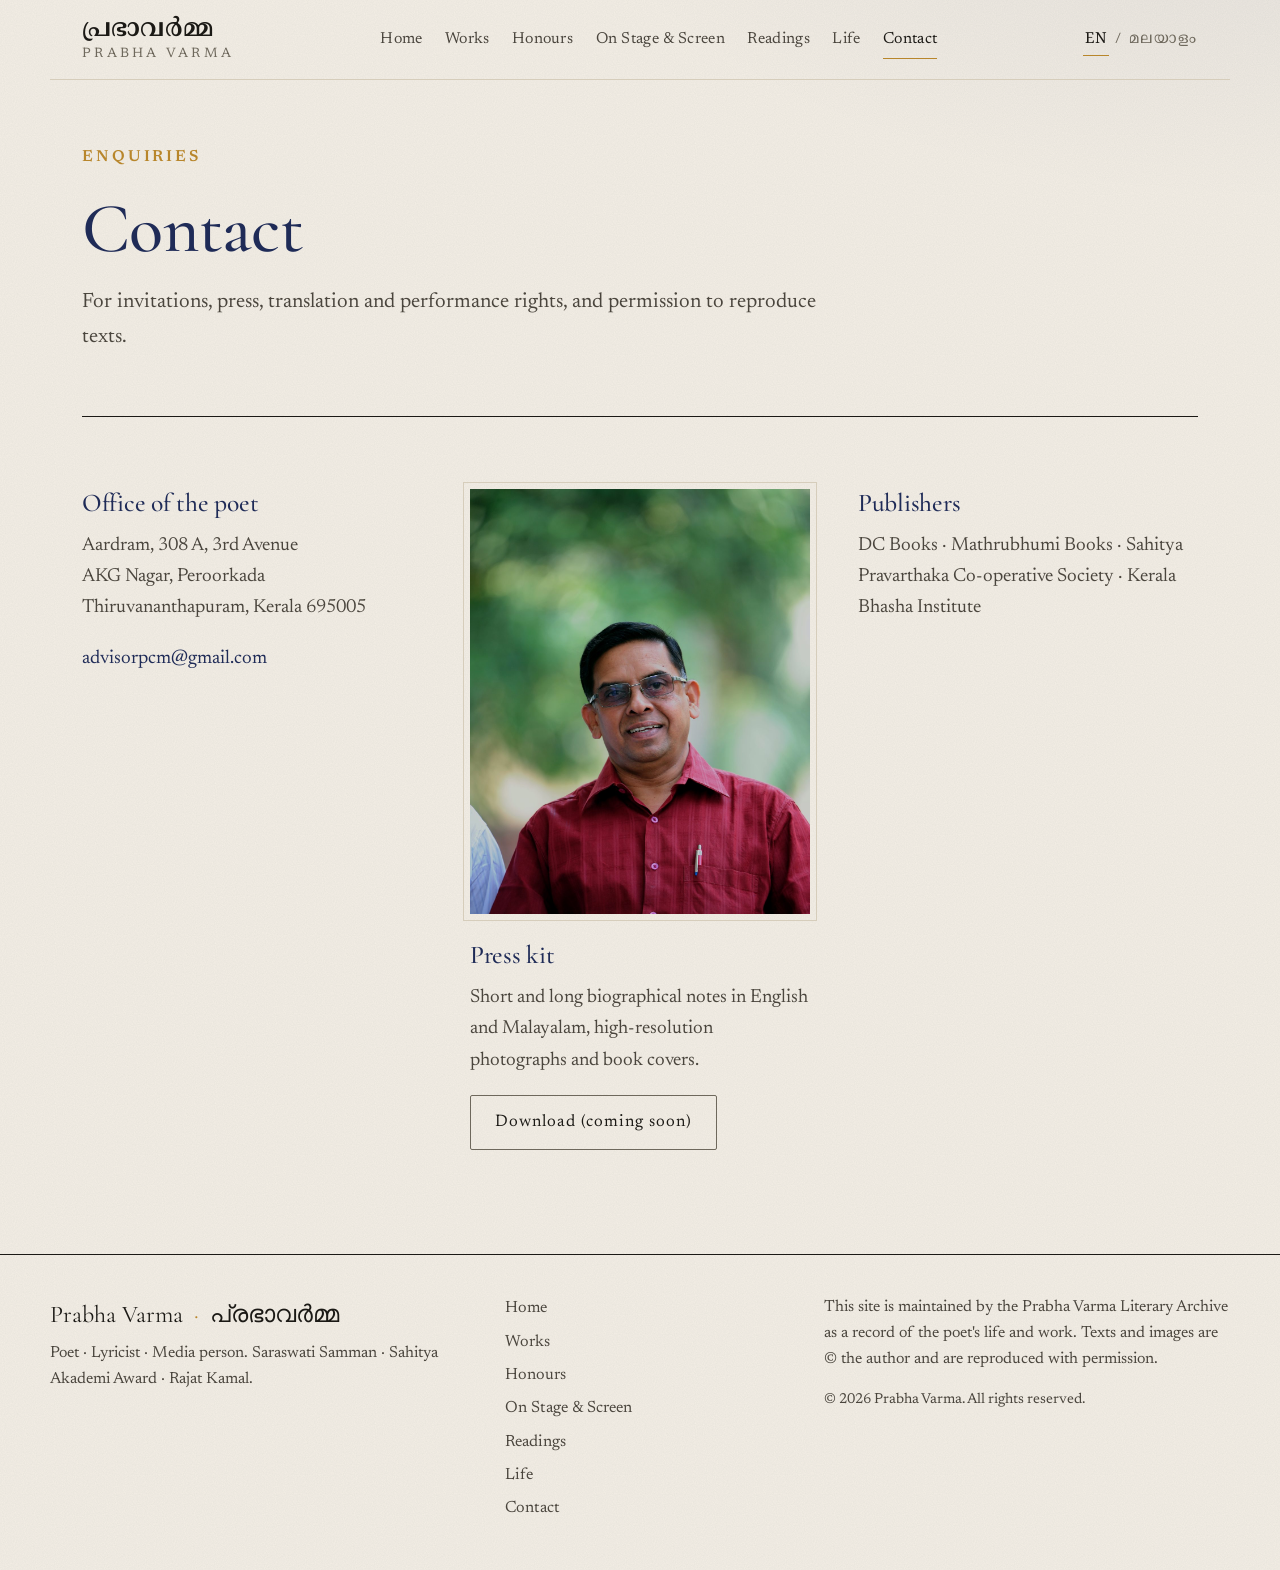
<file: contact.html>
<!DOCTYPE html>
<html lang="en">
<head>
<meta charset="utf-8">
<meta name="viewport" content="width=device-width, initial-scale=1">
<title>Contact · Prabha Varma</title>
<meta name="description" content="Contact the office of poet Prabha Varma for invitations, press and permissions.">
<meta property="og:title" content="Contact · Prabha Varma">
<meta property="og:description" content="Contact the office of poet Prabha Varma for invitations, press and permissions.">
<meta property="og:type" content="website">
<meta property="og:url" content="https://prabhavarma.in/contact.html">
<link rel="preconnect" href="https://fonts.googleapis.com">
<link rel="preconnect" href="https://fonts.gstatic.com" crossorigin>
<link href="https://fonts.googleapis.com/css2?family=Cormorant+Garamond:ital,wght@0,400;0,500;0,600;1,400;1,500&family=Newsreader:ital,opsz,wght@0,6..72,300;0,6..72,400;0,6..72,500;1,6..72,300;1,6..72,400&family=Noto+Serif+Malayalam:wght@400;500;600&family=Manjari:wght@400;700&display=swap" rel="stylesheet">
<link rel="icon" href="favicon.svg" type="image/svg+xml">
<link rel="canonical" href="https://prabhavarma.in/contact.html">
<meta property="og:image" content="https://prabhavarma.in/images/og.jpg">
<meta name="twitter:card" content="summary_large_image">
<link rel="stylesheet" href="style.css">
<script type="application/ld+json">
{
  "@context": "https://schema.org",
  "@type": "Person",
  "name": "Prabha Varma",
  "alternateName": "പ്രഭാവർമ്മ",
  "jobTitle": ["Poet", "Lyricist", "Media person"],
  "nationality": "Indian",
  "knowsLanguage": ["ml", "en"],
  "birthPlace": {"@type": "Place", "name": "Thiruvalla, Kerala, India"},
  "award": ["Saraswati Samman (2023)", "Sahitya Akademi Award (2016)", "National Film Award for Best Lyrics (Rajat Kamal)", "Vayalar Award (2013)", "Kerala Sahitya Akademi Award"],
  "url": "https://prabhavarma.in/",
  "image": "https://prabhavarma.in/images/portrait.jpg",
  "sameAs": ["https://en.wikipedia.org/wiki/Prabha_Varma", "https://www.wikidata.org/wiki/Q16136840"]
}
</script>
</head>
<body>
<header class="site-header">
  <a class="brand" href="index.html"><span class="brand-ml">പ്രഭാവർമ്മ</span><span class="brand-en">Prabha Varma</span></a>
  <nav class="site-nav" aria-label="Main"><a href="index.html" class=""><span class="en">Home</span><span class="ml">ഹോം</span></a><a href="works.html" class=""><span class="en">Works</span><span class="ml">കൃതികൾ</span></a><a href="honours.html" class=""><span class="en">Honours</span><span class="ml">പുരസ്കാരങ്ങൾ</span></a><a href="stage.html" class=""><span class="en">On Stage & Screen</span><span class="ml">രംഗവേദിയിലും ചലച്ചിത്രത്തിലും</span></a><a href="writings.html" class=""><span class="en">Readings</span><span class="ml">വായന</span></a><a href="about.html" class=""><span class="en">Life</span><span class="ml">ജീവിതം</span></a><a href="contact.html" class="active"><span class="en">Contact</span><span class="ml">ബന്ധപ്പെടുക</span></a></nav>
  <div class="lang-switch" role="group" aria-label="Language">
    <button data-lang="en" class="on">EN</button><span>/</span><button data-lang="ml">മലയാളം</button>
  </div>
</header>
<main>

<section class="page-head">
  <p class="eyebrow"><span class="en">Enquiries</span><span class="ml">അന്വേഷണങ്ങൾ</span></p>
  <h1><span class="en">Contact</span><span class="ml">ബന്ധപ്പെടുക</span></h1>
  <p class="lede"><span class="en">For invitations, press, translation and performance rights, and permission to reproduce texts.</span><span class="ml">ക്ഷണങ്ങൾ, മാധ്യമം, പരിഭാഷ-അവതരണ അവകാശങ്ങൾ, കൃതികൾ പുനഃപ്രസിദ്ധീകരിക്കാനുള്ള അനുമതി എന്നിവയ്ക്ക്.</span></p>
</section>
<section class="sec contact-grid">
  <div>
    <h3><span class="en">Office of the poet</span><span class="ml">കവിയുടെ കാര്യാലയം</span></h3>
    <p>Aardram, 308 A, 3rd Avenue<br>AKG Nagar, Peroorkada<br>Thiruvananthapuram, Kerala 695005</p>
    <p><a href="mailto:advisorpcm@gmail.com">advisorpcm@gmail.com</a></p>
  </div>
  <div>
    <img class="press-portrait" src="images/portrait-maroon.jpg" alt="Prabha Varma" loading="lazy">
    <h3><span class="en">Press kit</span><span class="ml">പ്രസ് കിറ്റ്</span></h3>
    <p><span class="en">Short and long biographical notes in English and Malayalam, high-resolution photographs and book covers.</span><span class="ml">ഇംഗ്ലീഷിലും മലയാളത്തിലും ഹ്രസ്വ-ദീർഘ ജീവചരിത്രക്കുറിപ്പുകൾ, ഉയർന്ന റെസല്യൂഷൻ ചിത്രങ്ങൾ, പുസ്തക കവറുകൾ.</span></p>
    <a class="btn ghost" href="#"><span class="en">Download (coming soon)</span><span class="ml">ഡൗൺലോഡ് (ഉടൻ)</span></a>
  </div>
  <div>
    <h3><span class="en">Publishers</span><span class="ml">പ്രസാധകർ</span></h3>
    <p>DC Books · Mathrubhumi Books · Sahitya Pravarthaka Co-operative Society · Kerala Bhasha Institute</p>
  </div>
</section>

</main>
<footer class="site-footer">
  <div class="foot-grid">
    <div>
      <p class="foot-name">Prabha Varma <span class="dot">·</span> പ്രഭാവർമ്മ</p>
      <p class="foot-note"><span class="en">Poet · Lyricist · Media person. Saraswati Samman · Sahitya Akademi Award · Rajat Kamal.</span><span class="ml">കവി · ഗാനരചയിതാവ് · മാധ്യമപ്രവർത്തകൻ. സരസ്വതി സമ്മാൻ · കേന്ദ്ര സാഹിത്യ അക്കാദമി പുരസ്കാരം · രജത കമലം.</span></p>
    </div>
    <div class="foot-links"><a href="index.html" class=""><span class="en">Home</span><span class="ml">ഹോം</span></a><a href="works.html" class=""><span class="en">Works</span><span class="ml">കൃതികൾ</span></a><a href="honours.html" class=""><span class="en">Honours</span><span class="ml">പുരസ്കാരങ്ങൾ</span></a><a href="stage.html" class=""><span class="en">On Stage & Screen</span><span class="ml">രംഗവേദിയിലും ചലച്ചിത്രത്തിലും</span></a><a href="writings.html" class=""><span class="en">Readings</span><span class="ml">വായന</span></a><a href="about.html" class=""><span class="en">Life</span><span class="ml">ജീവിതം</span></a><a href="contact.html" class="active"><span class="en">Contact</span><span class="ml">ബന്ധപ്പെടുക</span></a></div>
    <div>
      <p class="foot-note"><span class="en">This site is maintained by the Prabha Varma Literary Archive as a record of the poet's life and work. Texts and images are © the author and are reproduced with permission.</span><span class="ml">കവിയുടെ ജീവിതത്തിന്റെയും കൃതികളുടെയും രേഖയായി പ്രഭാവർമ്മ സാഹിത്യ ആർക്കൈവ് ആണ് ഈ വെബ്‌സൈറ്റ് പരിപാലിക്കുന്നത്. കൃതികളും ചിത്രങ്ങളും ഗ്രന്ഥകർത്താവിന്റെ അനുമതിയോടെ.</span></p>
      <p class="foot-note small">© 2026 Prabha Varma. All rights reserved.</p>
    </div>
  </div>
</footer>
<script src="site.js"></script>
</body>
</html>
</file>
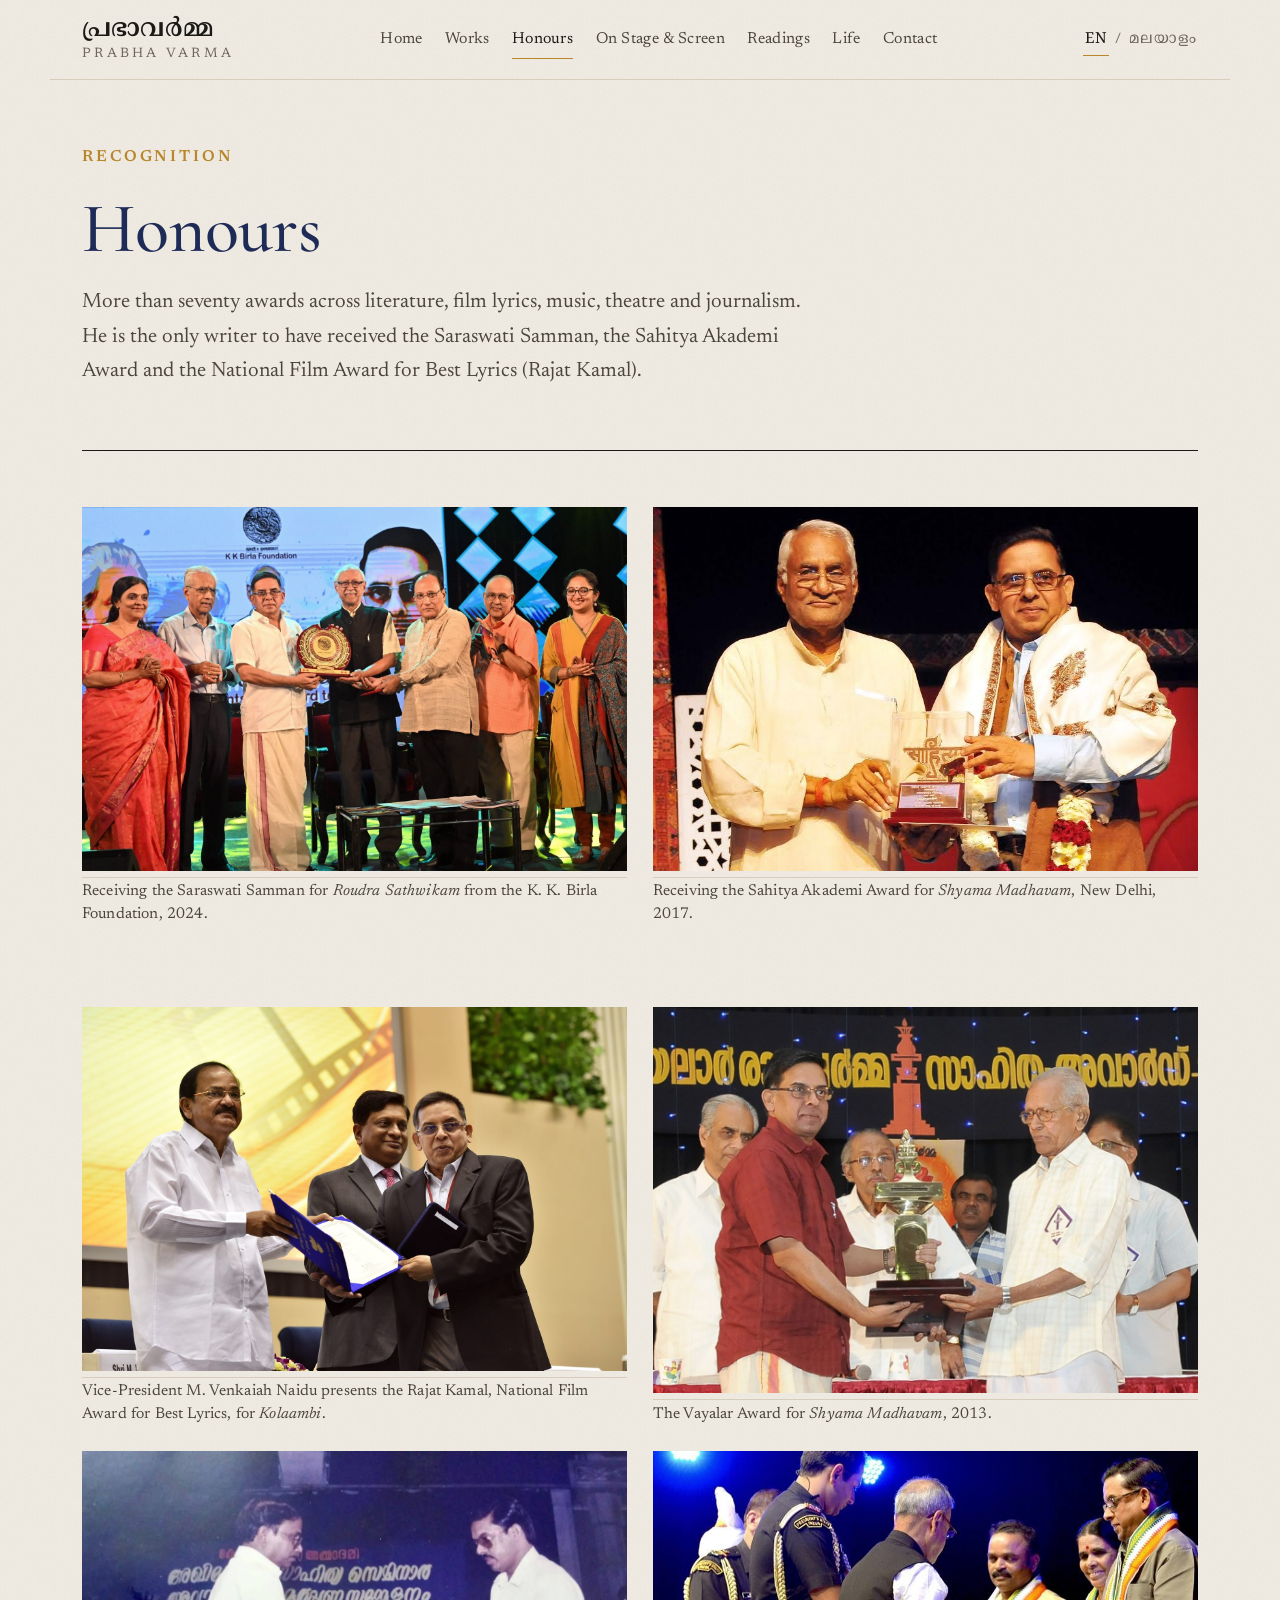
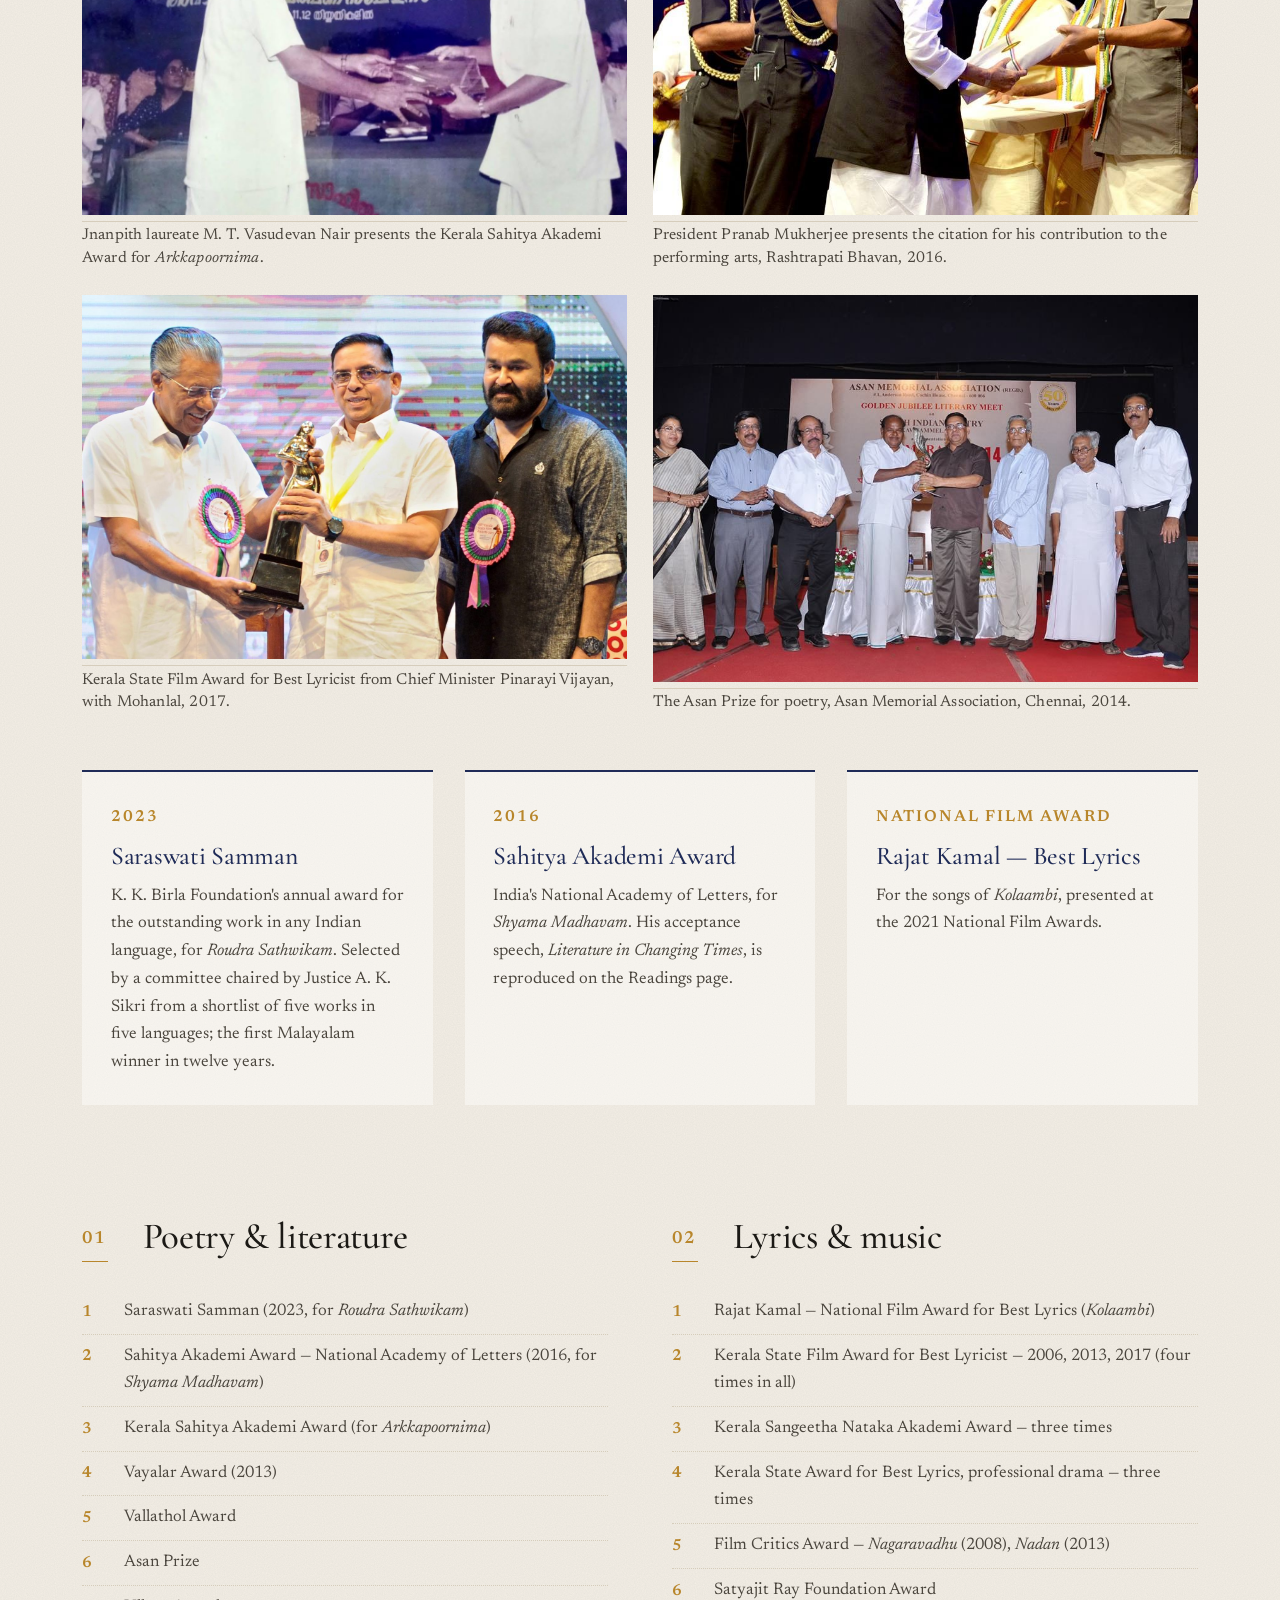
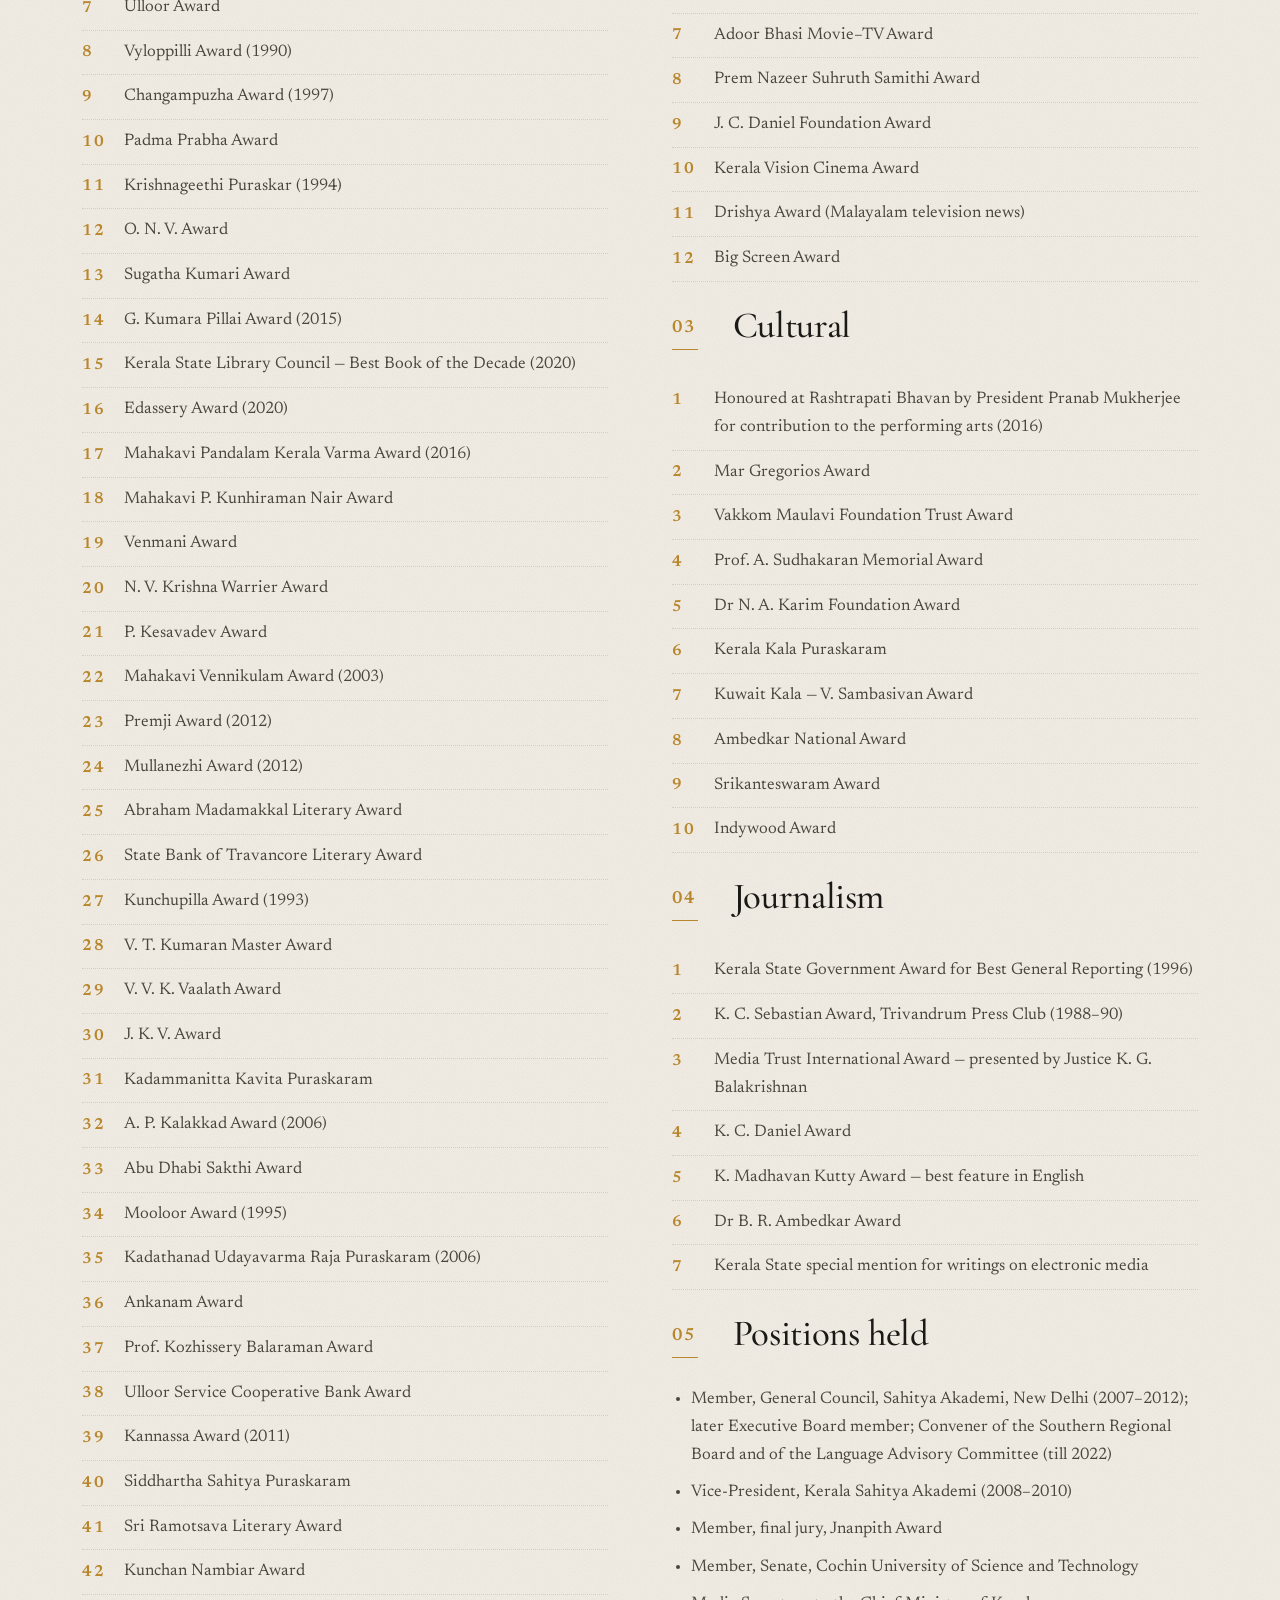
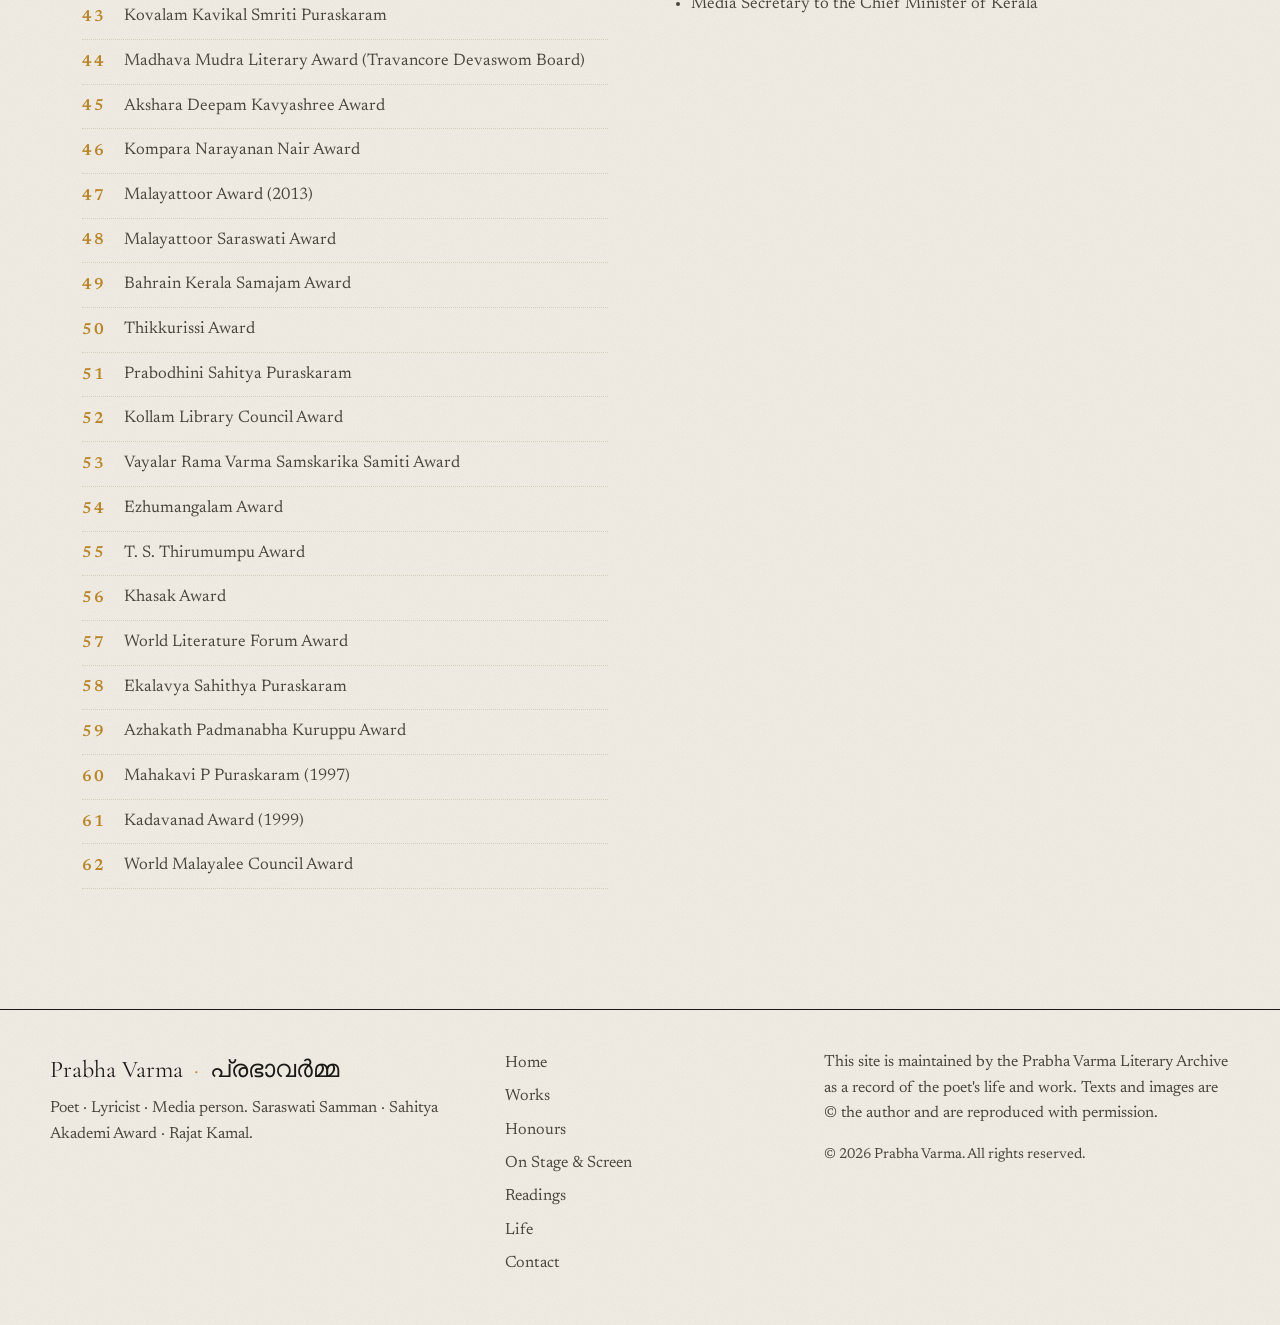
<file: honours.html>
<!DOCTYPE html>
<html lang="en">
<head>
<meta charset="utf-8">
<meta name="viewport" content="width=device-width, initial-scale=1">
<title>Honours · Prabha Varma</title>
<meta name="description" content="Awards and honours received by Prabha Varma, including the Saraswati Samman, Sahitya Akademi Award and Rajat Kamal.">
<meta property="og:title" content="Honours · Prabha Varma">
<meta property="og:description" content="Awards and honours received by Prabha Varma, including the Saraswati Samman, Sahitya Akademi Award and Rajat Kamal.">
<meta property="og:type" content="website">
<meta property="og:url" content="https://prabhavarma.in/honours.html">
<link rel="preconnect" href="https://fonts.googleapis.com">
<link rel="preconnect" href="https://fonts.gstatic.com" crossorigin>
<link href="https://fonts.googleapis.com/css2?family=Cormorant+Garamond:ital,wght@0,400;0,500;0,600;1,400;1,500&family=Newsreader:ital,opsz,wght@0,6..72,300;0,6..72,400;0,6..72,500;1,6..72,300;1,6..72,400&family=Noto+Serif+Malayalam:wght@400;500;600&family=Manjari:wght@400;700&display=swap" rel="stylesheet">
<link rel="icon" href="favicon.svg" type="image/svg+xml">
<link rel="canonical" href="https://prabhavarma.in/honours.html">
<meta property="og:image" content="https://prabhavarma.in/images/og.jpg">
<meta name="twitter:card" content="summary_large_image">
<link rel="stylesheet" href="style.css">
<script type="application/ld+json">
{
  "@context": "https://schema.org",
  "@type": "Person",
  "name": "Prabha Varma",
  "alternateName": "പ്രഭാവർമ്മ",
  "jobTitle": ["Poet", "Lyricist", "Media person"],
  "nationality": "Indian",
  "knowsLanguage": ["ml", "en"],
  "birthPlace": {"@type": "Place", "name": "Thiruvalla, Kerala, India"},
  "award": ["Saraswati Samman (2023)", "Sahitya Akademi Award (2016)", "National Film Award for Best Lyrics (Rajat Kamal)", "Vayalar Award (2013)", "Kerala Sahitya Akademi Award"],
  "url": "https://prabhavarma.in/",
  "image": "https://prabhavarma.in/images/portrait.jpg",
  "sameAs": ["https://en.wikipedia.org/wiki/Prabha_Varma", "https://www.wikidata.org/wiki/Q16136840"]
}
</script>
</head>
<body>
<header class="site-header">
  <a class="brand" href="index.html"><span class="brand-ml">പ്രഭാവർമ്മ</span><span class="brand-en">Prabha Varma</span></a>
  <nav class="site-nav" aria-label="Main"><a href="index.html" class=""><span class="en">Home</span><span class="ml">ഹോം</span></a><a href="works.html" class=""><span class="en">Works</span><span class="ml">കൃതികൾ</span></a><a href="honours.html" class="active"><span class="en">Honours</span><span class="ml">പുരസ്കാരങ്ങൾ</span></a><a href="stage.html" class=""><span class="en">On Stage & Screen</span><span class="ml">രംഗവേദിയിലും ചലച്ചിത്രത്തിലും</span></a><a href="writings.html" class=""><span class="en">Readings</span><span class="ml">വായന</span></a><a href="about.html" class=""><span class="en">Life</span><span class="ml">ജീവിതം</span></a><a href="contact.html" class=""><span class="en">Contact</span><span class="ml">ബന്ധപ്പെടുക</span></a></nav>
  <div class="lang-switch" role="group" aria-label="Language">
    <button data-lang="en" class="on">EN</button><span>/</span><button data-lang="ml">മലയാളം</button>
  </div>
</header>
<main>

<section class="page-head">
  <p class="eyebrow"><span class="en">Recognition</span><span class="ml">അംഗീകാരം</span></p>
  <h1><span class="en">Honours</span><span class="ml">പുരസ്കാരങ്ങൾ</span></h1>
  <p class="lede"><span class="en">More than seventy awards across literature, film lyrics, music, theatre and journalism. He is the only writer to have received the Saraswati Samman, the Sahitya Akademi Award and the National Film Award for Best Lyrics (Rajat Kamal).</span><span class="ml">സാഹിത്യം, ചലച്ചിത്രഗാനം, സംഗീതം, നാടകം, മാധ്യമപ്രവർത്തനം — എഴുപതിലധികം പുരസ്കാരങ്ങൾ. സരസ്വതി സമ്മാൻ, കേന്ദ്ര സാഹിത്യ അക്കാദമി പുരസ്കാരം, മികച്ച ഗാനരചനയ്ക്കുള്ള ദേശീയ ചലച്ചിത്ര പുരസ്കാരം (രജത കമലം) എന്നീ മൂന്നു ബഹുമതികളും നേടിയ ഏക സാഹിത്യകാരൻ.</span></p>
</section>

<section class="sec honour-photo">
  <figure><img src="images/saraswati-samman.jpg" alt="Receiving the Saraswati Samman"><figcaption><span class="en">Receiving the Saraswati Samman for <em>Roudra Sathwikam</em> from the K. K. Birla Foundation, 2024.</span><span class="ml"><em>രൗദ്രസാത്വിക</em>ത്തിനുള്ള സരസ്വതി സമ്മാൻ കെ. കെ. ബിർള ഫൗണ്ടേഷനിൽനിന്ന് സ്വീകരിക്കുന്നു, 2024.</span></figcaption></figure>
  <figure><img src="images/sahitya-akademi-award.jpg" alt="Receiving the Sahitya Akademi Award"><figcaption><span class="en">Receiving the Sahitya Akademi Award for <em>Shyama Madhavam</em>, New Delhi, 2017.</span><span class="ml"><em>ശ്യാമമാധവ</em>ത്തിനുള്ള കേന്ദ്ര സാഹിത്യ അക്കാദമി പുരസ്കാരം സ്വീകരിക്കുന്നു, ന്യൂഡൽഹി, 2017.</span></figcaption></figure>
</section>
<section class="honour-photo">
  <figure><img src="images/rajat-kamal.jpg" alt="Receiving the Rajat Kamal from Vice-President Venkaiah Naidu"><figcaption><span class="en">Vice-President M. Venkaiah Naidu presents the Rajat Kamal, National Film Award for Best Lyrics, for <em>Kolaambi</em>.</span><span class="ml">ഉപരാഷ്ട്രപതി എം. വെങ്കയ്യ നായിഡു <em>കോളാമ്പി</em>ക്കുള്ള രജത കമലം സമ്മാനിക്കുന്നു.</span></figcaption></figure>
  <figure><img src="images/vayalar-award.jpg" alt="Receiving the Vayalar Award"><figcaption><span class="en">The Vayalar Award for <em>Shyama Madhavam</em>, 2013.</span><span class="ml"><em>ശ്യാമമാധവ</em>ത്തിനുള്ള വയലാർ അവാർഡ്, 2013.</span></figcaption></figure>
</section>
<section class="honour-photo">
  <figure><img src="images/kerala-sahitya-akademi-mt.jpg" alt="Receiving the Kerala Sahitya Akademi Award from M. T. Vasudevan Nair"><figcaption><span class="en">Jnanpith laureate M. T. Vasudevan Nair presents the Kerala Sahitya Akademi Award for <em>Arkkapoornima</em>.</span><span class="ml">ജ്ഞാനപീഠ ജേതാവ് എം. ടി. വാസുദേവൻ നായർ <em>അർക്കപൂർണിമ</em>യ്ക്കുള്ള കേരള സാഹിത്യ അക്കാദമി പുരസ്കാരം സമ്മാനിക്കുന്നു.</span></figcaption></figure>
  <figure><img src="images/rashtrapati-bhavan-2.jpg" alt="President Pranab Mukherjee presenting a citation to Prabha Varma"><figcaption><span class="en">President Pranab Mukherjee presents the citation for his contribution to the performing arts, Rashtrapati Bhavan, 2016.</span><span class="ml">പ്രകടനകലകൾക്കുള്ള സംഭാവനയ്ക്ക് രാഷ്ട്രപതി പ്രണബ് മുഖർജി പ്രശസ്തിപത്രം സമ്മാനിക്കുന്നു, രാഷ്ട്രപതി ഭവൻ, 2016.</span></figcaption></figure>
</section>
<section class="honour-photo">
  <figure><img src="images/state-film-award-2017.jpg" alt="Receiving the Kerala State Film Award from the Chief Minister, with Mohanlal"><figcaption><span class="en">Kerala State Film Award for Best Lyricist from Chief Minister Pinarayi Vijayan, with Mohanlal, 2017.</span><span class="ml">മുഖ്യമന്ത്രി പിണറായി വിജയനിൽനിന്ന് മികച്ച ഗാനരചയിതാവിനുള്ള സംസ്ഥാന ചലച്ചിത്ര പുരസ്കാരം; സമീപം മോഹൻലാൽ, 2017.</span></figcaption></figure>
  <figure><img src="images/asan-prize-2014.jpg" alt="Receiving the Asan Prize"><figcaption><span class="en">The Asan Prize for poetry, Asan Memorial Association, Chennai, 2014.</span><span class="ml">ആശാൻ കവിതാ പുരസ്കാരം, ആശാൻ മെമ്മോറിയൽ അസോസിയേഷൻ, ചെന്നൈ, 2014.</span></figcaption></figure>
</section>
<section class="sec big-three">
  <article>
    <span class="yr">2023</span>
    <h3><span class="en">Saraswati Samman</span><span class="ml">സരസ്വതി സമ്മാൻ</span></h3>
    <p><span class="en">K. K. Birla Foundation's annual award for the outstanding work in any Indian language, for <em>Roudra Sathwikam</em>. Selected by a committee chaired by Justice A. K. Sikri from a shortlist of five works in five languages; the first Malayalam winner in twelve years.</span><span class="ml">ഏതൊരു ഇന്ത്യൻ ഭാഷയിലെയും മികച്ച കൃതിക്ക് കെ. കെ. ബിർള ഫൗണ്ടേഷൻ നൽകുന്ന വാർഷിക പുരസ്കാരം — <em>രൗദ്രസാത്വികം</em> എന്ന കൃതിക്ക്. ജസ്റ്റിസ് എ. കെ. സിക്രി അധ്യക്ഷനായ സമിതി തിരഞ്ഞെടുത്തു; പന്ത്രണ്ട് വർഷത്തിനു ശേഷം മലയാളത്തിന്.</span></p>
  </article>
  <article>
    <span class="yr">2016</span>
    <h3><span class="en">Sahitya Akademi Award</span><span class="ml">കേന്ദ്ര സാഹിത്യ അക്കാദമി പുരസ്കാരം</span></h3>
    <p><span class="en">India's National Academy of Letters, for <em>Shyama Madhavam</em>. His acceptance speech, <em>Literature in Changing Times</em>, is reproduced on the Readings page.</span><span class="ml">ഭാരതത്തിന്റെ ദേശീയ സാഹിത്യ അക്കാദമി, <em>ശ്യാമമാധവം</em> എന്ന കൃതിക്ക്. സ്വീകരണ പ്രസംഗം വായന പേജിൽ.</span></p>
  </article>
  <article>
    <span class="yr"><span class="en">National Film Award</span><span class="ml">ദേശീയ ചലച്ചിത്ര പുരസ്കാരം</span></span>
    <h3><span class="en">Rajat Kamal — Best Lyrics</span><span class="ml">രജത കമലം — മികച്ച ഗാനരചന</span></h3>
    <p><span class="en">For the songs of <em>Kolaambi</em>, presented at the 2021 National Film Awards.</span><span class="ml"><em>കോളാമ്പി</em> എന്ന ചിത്രത്തിലെ ഗാനങ്ങൾക്ക്, 2021-ലെ ദേശീയ ചലച്ചിത്ര പുരസ്കാരം.</span></p>
  </article>
</section>

<section class="sec cols-2 award-cols">
  <div><div class="sec-head"><span class="sec-num">01</span><h2><span class="en">Poetry & literature</span><span class="ml">കവിത · സാഹിത്യം</span></h2></div><ol class='award-list'><li>Saraswati Samman (2023, for <em>Roudra Sathwikam</em>)</li><li>Sahitya Akademi Award — National Academy of Letters (2016, for <em>Shyama Madhavam</em>)</li><li>Kerala Sahitya Akademi Award (for <em>Arkkapoornima</em>)</li><li>Vayalar Award (2013)</li><li>Vallathol Award</li><li>Asan Prize</li><li>Ulloor Award</li><li>Vyloppilli Award (1990)</li><li>Changampuzha Award (1997)</li><li>Padma Prabha Award</li><li>Krishnageethi Puraskar (1994)</li><li>O. N. V. Award</li><li>Sugatha Kumari Award</li><li>G. Kumara Pillai Award (2015)</li><li>Kerala State Library Council — Best Book of the Decade (2020)</li><li>Edassery Award (2020)</li><li>Mahakavi Pandalam Kerala Varma Award (2016)</li><li>Mahakavi P. Kunhiraman Nair Award</li><li>Venmani Award</li><li>N. V. Krishna Warrier Award</li><li>P. Kesavadev Award</li><li>Mahakavi Vennikulam Award (2003)</li><li>Premji Award (2012)</li><li>Mullanezhi Award (2012)</li><li>Abraham Madamakkal Literary Award</li><li>State Bank of Travancore Literary Award</li><li>Kunchupilla Award (1993)</li><li>V. T. Kumaran Master Award</li><li>V. V. K. Vaalath Award</li><li>J. K. V. Award</li><li>Kadammanitta Kavita Puraskaram</li><li>A. P. Kalakkad Award (2006)</li><li>Abu Dhabi Sakthi Award</li><li>Mooloor Award (1995)</li><li>Kadathanad Udayavarma Raja Puraskaram (2006)</li><li>Ankanam Award</li><li>Prof. Kozhissery Balaraman Award</li><li>Ulloor Service Cooperative Bank Award</li><li>Kannassa Award (2011)</li><li>Siddhartha Sahitya Puraskaram</li><li>Sri Ramotsava Literary Award</li><li>Kunchan Nambiar Award</li><li>Kovalam Kavikal Smriti Puraskaram</li><li>Madhava Mudra Literary Award (Travancore Devaswom Board)</li><li>Akshara Deepam Kavyashree Award</li><li>Kompara Narayanan Nair Award</li><li>Malayattoor Award (2013)</li><li>Malayattoor Saraswati Award</li><li>Bahrain Kerala Samajam Award</li><li>Thikkurissi Award</li><li>Prabodhini Sahitya Puraskaram</li><li>Kollam Library Council Award</li><li>Vayalar Rama Varma Samskarika Samiti Award</li><li>Ezhumangalam Award</li><li>T. S. Thirumumpu Award</li><li>Khasak Award</li><li>World Literature Forum Award</li><li>Ekalavya Sahithya Puraskaram</li><li>Azhakath Padmanabha Kuruppu Award</li><li>Mahakavi P Puraskaram (1997)</li><li>Kadavanad Award (1999)</li><li>World Malayalee Council Award</li></ol></div>
  <div>
    <div class="sec-head"><span class="sec-num">02</span><h2><span class="en">Lyrics & music</span><span class="ml">ഗാനം · സംഗീതം</span></h2></div><ol class='award-list'><li>Rajat Kamal — National Film Award for Best Lyrics (<em>Kolaambi</em>)</li><li>Kerala State Film Award for Best Lyricist — 2006, 2013, 2017 (four times in all)</li><li>Kerala Sangeetha Nataka Akademi Award — three times</li><li>Kerala State Award for Best Lyrics, professional drama — three times</li><li>Film Critics Award — <em>Nagaravadhu</em> (2008), <em>Nadan</em> (2013)</li><li>Satyajit Ray Foundation Award</li><li>Adoor Bhasi Movie–TV Award</li><li>Prem Nazeer Suhruth Samithi Award</li><li>J. C. Daniel Foundation Award</li><li>Kerala Vision Cinema Award</li><li>Drishya Award (Malayalam television news)</li><li>Big Screen Award</li></ol>
    <div class="sec-head"><span class="sec-num">03</span><h2><span class="en">Cultural</span><span class="ml">സാംസ്കാരികം</span></h2></div><ol class='award-list'><li>Honoured at Rashtrapati Bhavan by President Pranab Mukherjee for contribution to the performing arts (2016)</li><li>Mar Gregorios Award</li><li>Vakkom Maulavi Foundation Trust Award</li><li>Prof. A. Sudhakaran Memorial Award</li><li>Dr N. A. Karim Foundation Award</li><li>Kerala Kala Puraskaram</li><li>Kuwait Kala — V. Sambasivan Award</li><li>Ambedkar National Award</li><li>Srikanteswaram Award</li><li>Indywood Award</li></ol>
    <div class="sec-head"><span class="sec-num">04</span><h2><span class="en">Journalism</span><span class="ml">മാധ്യമപ്രവർത്തനം</span></h2></div><ol class='award-list'><li>Kerala State Government Award for Best General Reporting (1996)</li><li>K. C. Sebastian Award, Trivandrum Press Club (1988–90)</li><li>Media Trust International Award — presented by Justice K. G. Balakrishnan</li><li>K. C. Daniel Award</li><li>K. Madhavan Kutty Award — best feature in English</li><li>Dr B. R. Ambedkar Award</li><li>Kerala State special mention for writings on electronic media</li></ol>
    <div class="sec-head"><span class="sec-num">05</span><h2><span class="en">Positions held</span><span class="ml">വഹിച്ച സ്ഥാനങ്ങൾ</span></h2></div>
    <ul class="plain">
      <li><span class="en">Member, General Council, Sahitya Akademi, New Delhi (2007–2012); later Executive Board member; Convener of the Southern Regional Board and of the Language Advisory Committee (till 2022)</span><span class="ml">സാഹിത്യ അക്കാദമി ജനറൽ കൗൺസിൽ അംഗം (2007–2012); പിന്നീട് എക്സിക്യൂട്ടീവ് ബോർഡ് അംഗം; ദക്ഷിണ മേഖലാ ബോർഡ് കൺവീനർ (2022 വരെ)</span></li>
      <li><span class="en">Vice-President, Kerala Sahitya Akademi (2008–2010)</span><span class="ml">കേരള സാഹിത്യ അക്കാദമി വൈസ് പ്രസിഡന്റ് (2008–2010)</span></li>
      <li><span class="en">Member, final jury, Jnanpith Award</span><span class="ml">ജ്ഞാനപീഠ പുരസ്കാര അന്തിമ ജൂറി അംഗം</span></li>
      <li><span class="en">Member, Senate, Cochin University of Science and Technology</span><span class="ml">കുസാറ്റ് സെനറ്റ് അംഗം</span></li>
      <li><span class="en">Media Secretary to the Chief Minister of Kerala</span><span class="ml">കേരള മുഖ്യമന്ത്രിയുടെ മീഡിയ സെക്രട്ടറി</span></li>
    </ul>
  </div>
</section>

</main>
<footer class="site-footer">
  <div class="foot-grid">
    <div>
      <p class="foot-name">Prabha Varma <span class="dot">·</span> പ്രഭാവർമ്മ</p>
      <p class="foot-note"><span class="en">Poet · Lyricist · Media person. Saraswati Samman · Sahitya Akademi Award · Rajat Kamal.</span><span class="ml">കവി · ഗാനരചയിതാവ് · മാധ്യമപ്രവർത്തകൻ. സരസ്വതി സമ്മാൻ · കേന്ദ്ര സാഹിത്യ അക്കാദമി പുരസ്കാരം · രജത കമലം.</span></p>
    </div>
    <div class="foot-links"><a href="index.html" class=""><span class="en">Home</span><span class="ml">ഹോം</span></a><a href="works.html" class=""><span class="en">Works</span><span class="ml">കൃതികൾ</span></a><a href="honours.html" class="active"><span class="en">Honours</span><span class="ml">പുരസ്കാരങ്ങൾ</span></a><a href="stage.html" class=""><span class="en">On Stage & Screen</span><span class="ml">രംഗവേദിയിലും ചലച്ചിത്രത്തിലും</span></a><a href="writings.html" class=""><span class="en">Readings</span><span class="ml">വായന</span></a><a href="about.html" class=""><span class="en">Life</span><span class="ml">ജീവിതം</span></a><a href="contact.html" class=""><span class="en">Contact</span><span class="ml">ബന്ധപ്പെടുക</span></a></div>
    <div>
      <p class="foot-note"><span class="en">This site is maintained by the Prabha Varma Literary Archive as a record of the poet's life and work. Texts and images are © the author and are reproduced with permission.</span><span class="ml">കവിയുടെ ജീവിതത്തിന്റെയും കൃതികളുടെയും രേഖയായി പ്രഭാവർമ്മ സാഹിത്യ ആർക്കൈവ് ആണ് ഈ വെബ്‌സൈറ്റ് പരിപാലിക്കുന്നത്. കൃതികളും ചിത്രങ്ങളും ഗ്രന്ഥകർത്താവിന്റെ അനുമതിയോടെ.</span></p>
      <p class="foot-note small">© 2026 Prabha Varma. All rights reserved.</p>
    </div>
  </div>
</footer>
<script src="site.js"></script>
</body>
</html>
</file>
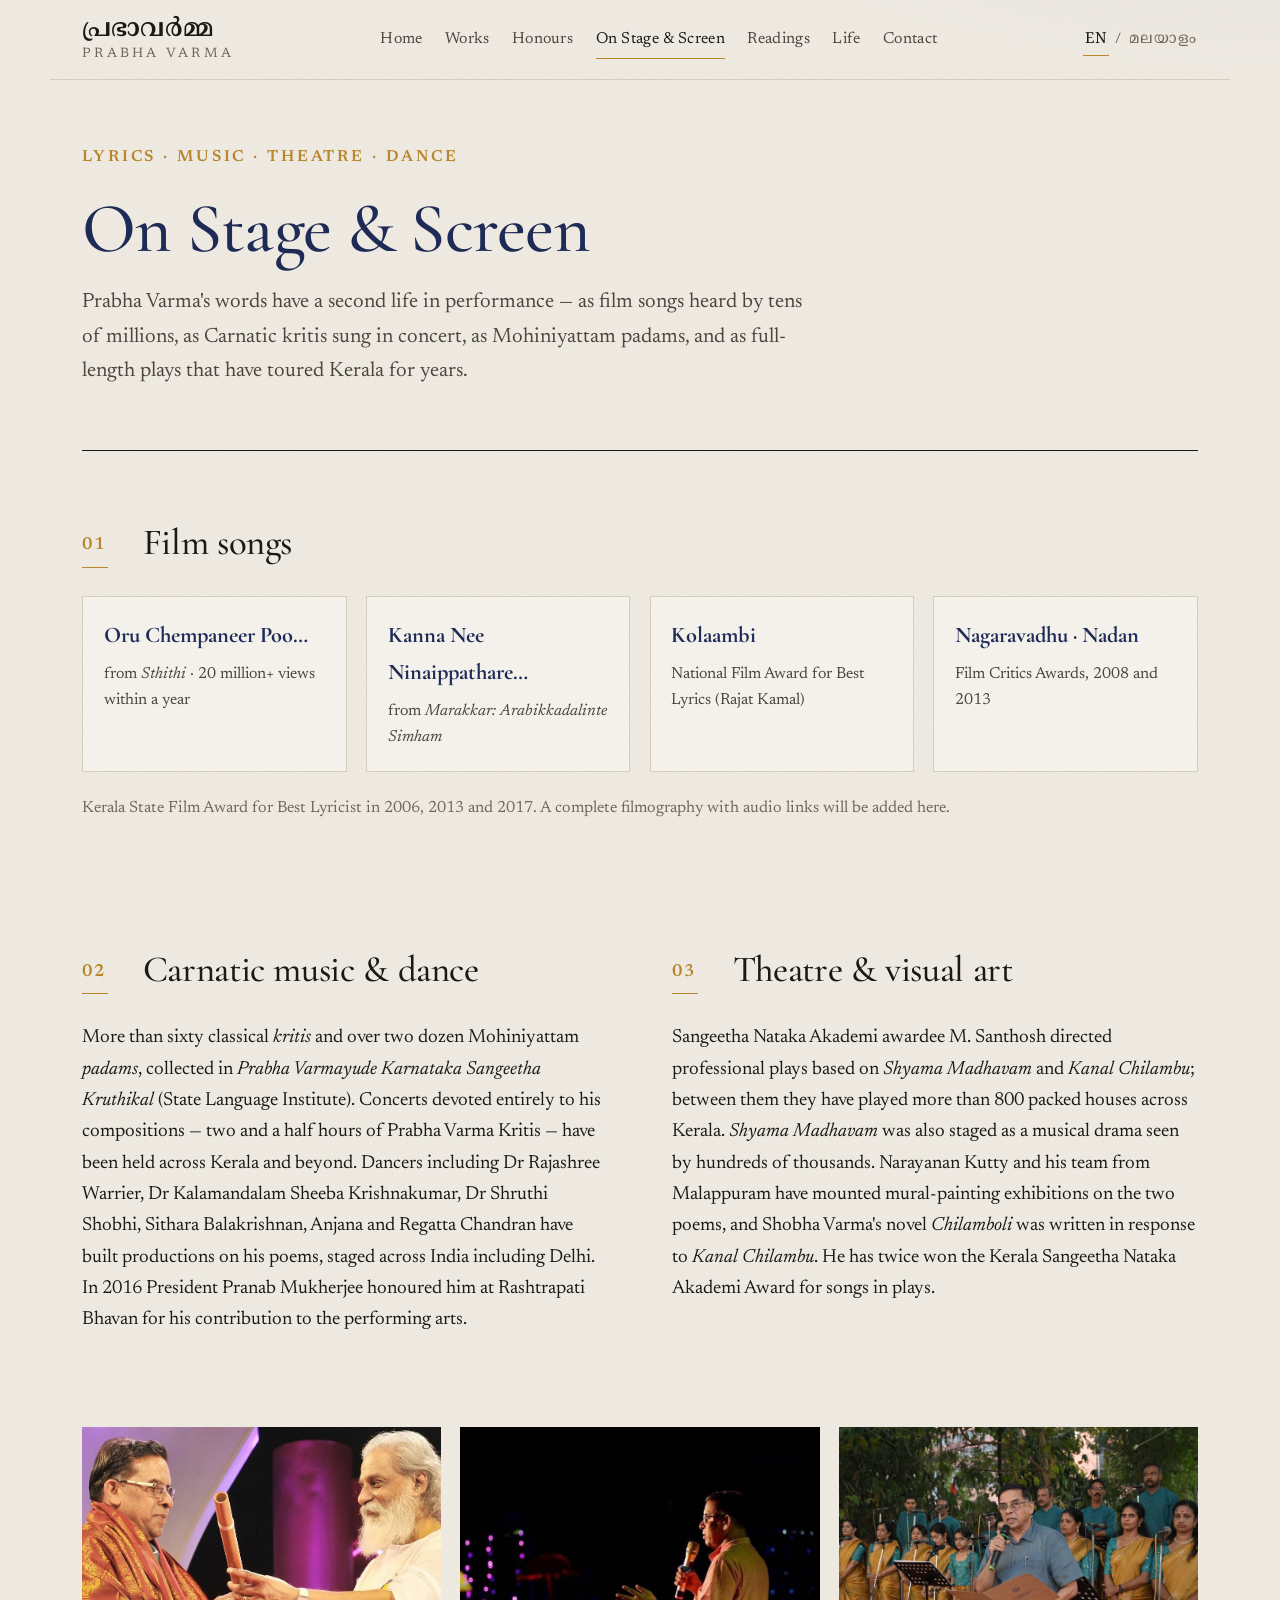
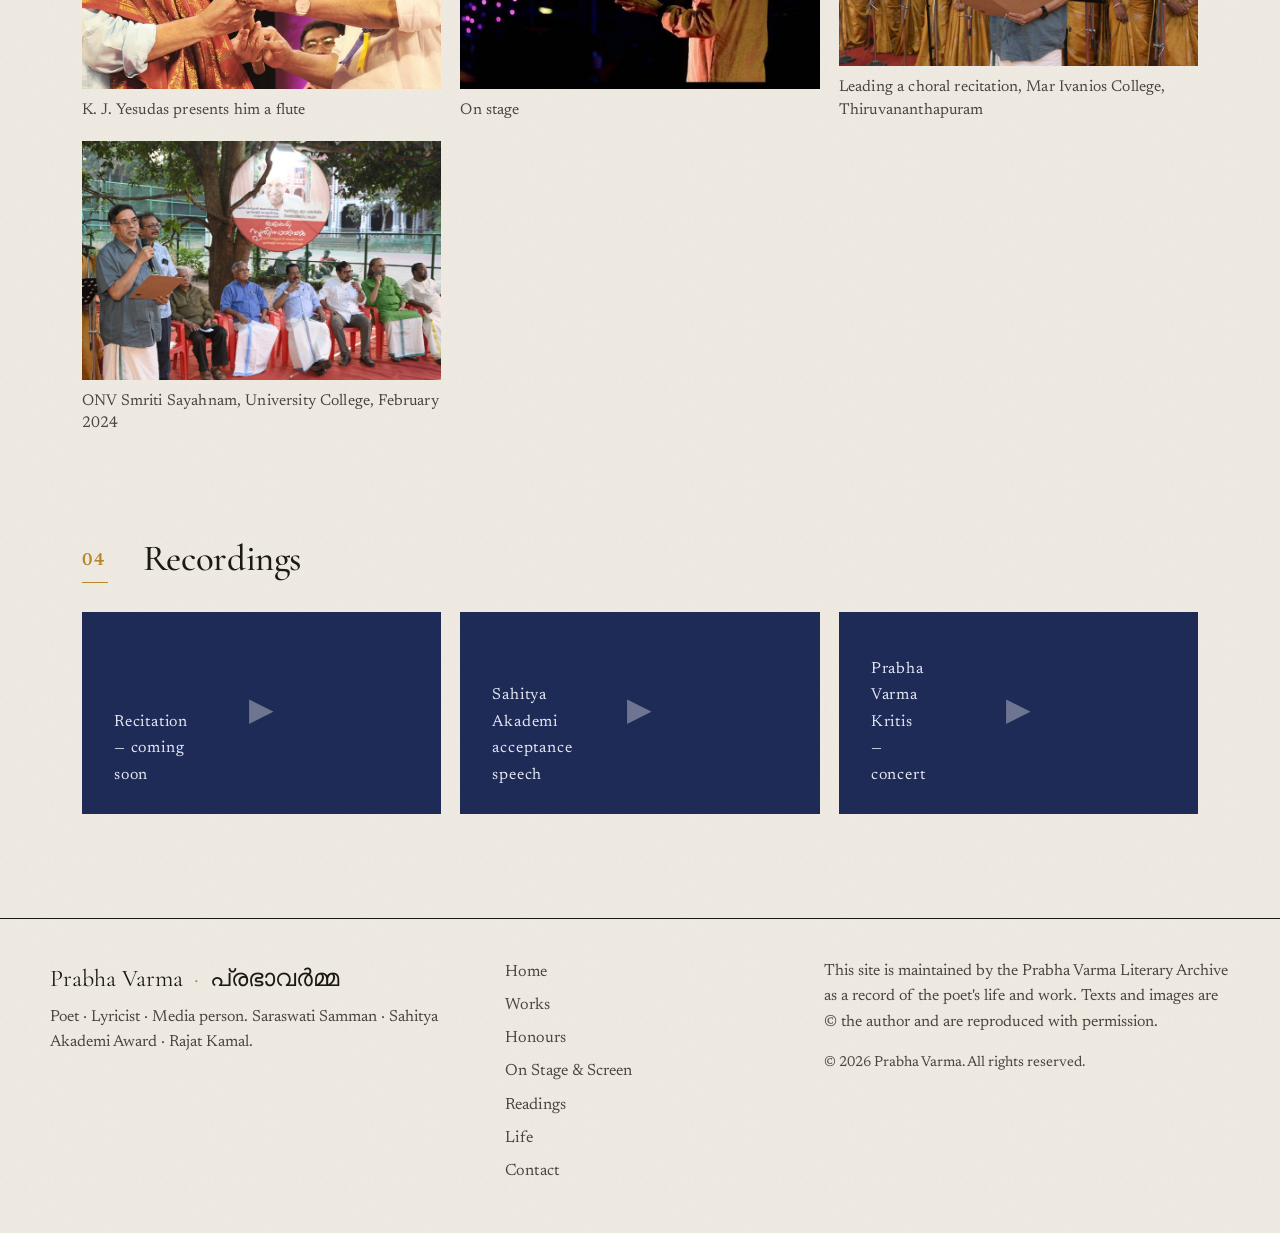
<file: stage.html>
<!DOCTYPE html>
<html lang="en">
<head>
<meta charset="utf-8">
<meta name="viewport" content="width=device-width, initial-scale=1">
<title>On Stage &amp; Screen · Prabha Varma</title>
<meta name="description" content="Prabha Varma&#x27;s film songs, Carnatic kritis, Mohiniyattam padams and theatre adaptations.">
<meta property="og:title" content="On Stage &amp; Screen · Prabha Varma">
<meta property="og:description" content="Prabha Varma&#x27;s film songs, Carnatic kritis, Mohiniyattam padams and theatre adaptations.">
<meta property="og:type" content="website">
<meta property="og:url" content="https://prabhavarma.in/stage.html">
<link rel="preconnect" href="https://fonts.googleapis.com">
<link rel="preconnect" href="https://fonts.gstatic.com" crossorigin>
<link href="https://fonts.googleapis.com/css2?family=Cormorant+Garamond:ital,wght@0,400;0,500;0,600;1,400;1,500&family=Newsreader:ital,opsz,wght@0,6..72,300;0,6..72,400;0,6..72,500;1,6..72,300;1,6..72,400&family=Noto+Serif+Malayalam:wght@400;500;600&family=Manjari:wght@400;700&display=swap" rel="stylesheet">
<link rel="icon" href="favicon.svg" type="image/svg+xml">
<link rel="canonical" href="https://prabhavarma.in/stage.html">
<meta property="og:image" content="https://prabhavarma.in/images/og.jpg">
<meta name="twitter:card" content="summary_large_image">
<link rel="stylesheet" href="style.css">
<script type="application/ld+json">
{
  "@context": "https://schema.org",
  "@type": "Person",
  "name": "Prabha Varma",
  "alternateName": "പ്രഭാവർമ്മ",
  "jobTitle": ["Poet", "Lyricist", "Media person"],
  "nationality": "Indian",
  "knowsLanguage": ["ml", "en"],
  "birthPlace": {"@type": "Place", "name": "Thiruvalla, Kerala, India"},
  "award": ["Saraswati Samman (2023)", "Sahitya Akademi Award (2016)", "National Film Award for Best Lyrics (Rajat Kamal)", "Vayalar Award (2013)", "Kerala Sahitya Akademi Award"],
  "url": "https://prabhavarma.in/",
  "image": "https://prabhavarma.in/images/portrait.jpg",
  "sameAs": ["https://en.wikipedia.org/wiki/Prabha_Varma", "https://www.wikidata.org/wiki/Q16136840"]
}
</script>
</head>
<body>
<header class="site-header">
  <a class="brand" href="index.html"><span class="brand-ml">പ്രഭാവർമ്മ</span><span class="brand-en">Prabha Varma</span></a>
  <nav class="site-nav" aria-label="Main"><a href="index.html" class=""><span class="en">Home</span><span class="ml">ഹോം</span></a><a href="works.html" class=""><span class="en">Works</span><span class="ml">കൃതികൾ</span></a><a href="honours.html" class=""><span class="en">Honours</span><span class="ml">പുരസ്കാരങ്ങൾ</span></a><a href="stage.html" class="active"><span class="en">On Stage & Screen</span><span class="ml">രംഗവേദിയിലും ചലച്ചിത്രത്തിലും</span></a><a href="writings.html" class=""><span class="en">Readings</span><span class="ml">വായന</span></a><a href="about.html" class=""><span class="en">Life</span><span class="ml">ജീവിതം</span></a><a href="contact.html" class=""><span class="en">Contact</span><span class="ml">ബന്ധപ്പെടുക</span></a></nav>
  <div class="lang-switch" role="group" aria-label="Language">
    <button data-lang="en" class="on">EN</button><span>/</span><button data-lang="ml">മലയാളം</button>
  </div>
</header>
<main>

<section class="page-head">
  <p class="eyebrow"><span class="en">Lyrics · Music · Theatre · Dance</span><span class="ml">ഗാനം · സംഗീതം · നാടകം · നൃത്തം</span></p>
  <h1><span class="en">On Stage & Screen</span><span class="ml">രംഗവേദിയിലും ചലച്ചിത്രത്തിലും</span></h1>
  <p class="lede"><span class="en">Prabha Varma's words have a second life in performance — as film songs heard by tens of millions, as Carnatic kritis sung in concert, as Mohiniyattam padams, and as full-length plays that have toured Kerala for years.</span><span class="ml">പ്രഭാവർമ്മയുടെ വാക്കുകൾക്ക് അവതരണത്തിൽ രണ്ടാമതൊരു ജീവിതമുണ്ട് — കോടിക്കണക്കിനു പേർ കേട്ട ചലച്ചിത്രഗാനങ്ങളായി, കച്ചേരികളിലെ കൃതികളായി, മോഹിനിയാട്ട പദങ്ങളായി, കേരളമാകെ സഞ്ചരിച്ച നാടകങ്ങളായി.</span></p>
</section>

<section class="sec">
  <div class="sec-head"><span class="sec-num">01</span><h2><span class="en">Film songs</span><span class="ml">ചലച്ചിത്രഗാനങ്ങൾ</span></h2></div>
  <div class="song-grid">
    <div class="song"><b>Oru Chempaneer Poo…</b><span><span class="en">from <em>Sthithi</em> · 20 million+ views within a year</span><span class="ml"><em>സ്ഥിതി</em> · ഒരു വർഷത്തിനകം രണ്ടു കോടിയിലധികം കാഴ്ചകൾ</span></span></div>
    <div class="song"><b>Kanna Nee Ninaippathare…</b><span><span class="en">from <em>Marakkar: Arabikkadalinte Simham</em></span><span class="ml"><em>മരയ്ക്കാർ: അറബിക്കടലിന്റെ സിംഹം</em></span></span></div>
    <div class="song"><b>Kolaambi</b><span><span class="en">National Film Award for Best Lyrics (Rajat Kamal)</span><span class="ml">മികച്ച ഗാനരചനയ്ക്കുള്ള ദേശീയ പുരസ്കാരം</span></span></div>
    <div class="song"><b>Nagaravadhu · Nadan</b><span><span class="en">Film Critics Awards, 2008 and 2013</span><span class="ml">ഫിലിം ക്രിട്ടിക്സ് അവാർഡ്, 2008, 2013</span></span></div>
  </div>
  <p class="note"><span class="en">Kerala State Film Award for Best Lyricist in 2006, 2013 and 2017. A complete filmography with audio links will be added here.</span><span class="ml">2006, 2013, 2017 വർഷങ്ങളിൽ മികച്ച ഗാനരചയിതാവിനുള്ള സംസ്ഥാന ചലച്ചിത്ര പുരസ്കാരം. സമ്പൂർണ്ണ ഗാനപ്പട്ടിക ഉടൻ.</span></p>
</section>

<section class="sec cols-2">
  <div>
    <div class="sec-head"><span class="sec-num">02</span><h2><span class="en">Carnatic music & dance</span><span class="ml">കർണാടക സംഗീതം · നൃത്തം</span></h2></div>
    <p><span class="en">More than sixty classical <em>kritis</em> and over two dozen Mohiniyattam <em>padams</em>, collected in <em>Prabha Varmayude Karnataka Sangeetha Kruthikal</em> (State Language Institute). Concerts devoted entirely to his compositions — two and a half hours of Prabha Varma Kritis — have been held across Kerala and beyond. Dancers including Dr Rajashree Warrier, Dr Kalamandalam Sheeba Krishnakumar, Dr Shruthi Shobhi, Sithara Balakrishnan, Anjana and Regatta Chandran have built productions on his poems, staged across India including Delhi. In 2016 President Pranab Mukherjee honoured him at Rashtrapati Bhavan for his contribution to the performing arts.</span><span class="ml">അറുപതിലധികം കൃതികളും രണ്ടു ഡസനിലധികം മോഹിനിയാട്ട പദങ്ങളും — <em>പ്രഭാവർമ്മയുടെ കർണാടക സംഗീത കൃതികൾ</em> (ഭാഷാ ഇൻസ്റ്റിറ്റ്യൂട്ട്). അദ്ദേഹത്തിന്റെ കൃതികൾ മാത്രം ഉൾക്കൊള്ളുന്ന രണ്ടര മണിക്കൂർ കച്ചേരികൾ കേരളത്തിലുടനീളം. ഡോ. രാജശ്രീ വാര്യർ, ഡോ. കലാമണ്ഡലം ഷീബ കൃഷ്ണകുമാർ തുടങ്ങിയ നർത്തകർ അദ്ദേഹത്തിന്റെ കവിതകൾ അരങ്ങിലെത്തിച്ചു. 2016-ൽ രാഷ്ട്രപതി പ്രണബ് മുഖർജി രാഷ്ട്രപതി ഭവനിൽ ആദരിച്ചു.</span></p>
  </div>
  <div>
    <div class="sec-head"><span class="sec-num">03</span><h2><span class="en">Theatre & visual art</span><span class="ml">നാടകം · ചിത്രകല</span></h2></div>
    <p><span class="en">Sangeetha Nataka Akademi awardee M. Santhosh directed professional plays based on <em>Shyama Madhavam</em> and <em>Kanal Chilambu</em>; between them they have played more than 800 packed houses across Kerala. <em>Shyama Madhavam</em> was also staged as a musical drama seen by hundreds of thousands. Narayanan Kutty and his team from Malappuram have mounted mural-painting exhibitions on the two poems, and Shobha Varma's novel <em>Chilamboli</em> was written in response to <em>Kanal Chilambu</em>. He has twice won the Kerala Sangeetha Nataka Akademi Award for songs in plays.</span><span class="ml">സംഗീത നാടക അക്കാദമി പുരസ്കാര ജേതാവ് എം. സന്തോഷ് സംവിധാനം ചെയ്ത <em>ശ്യാമമാധവം</em>, <em>കനൽച്ചിലമ്പ്</em> നാടകങ്ങൾ 800-ലധികം വേദികളിൽ. <em>ശ്യാമമാധവം</em> സംഗീതനാടകമായും അരങ്ങേറി. മലപ്പുറത്തെ നാരായണൻകുട്ടിയും സംഘവും ചുവർച്ചിത്ര പ്രദർശനങ്ങൾ ഒരുക്കി; ശോഭാ വർമ്മയുടെ <em>ചിലമ്പൊലി</em> എന്ന നോവൽ <em>കനൽച്ചിലമ്പി</em>നോടുള്ള പ്രതികരണമാണ്. നാടകഗാനങ്ങൾക്ക് രണ്ടു തവണ സംഗീത നാടക അക്കാദമി പുരസ്കാരം.</span></p>
  </div>
</section>

<section class="photo-band">
  <figure><img src="images/with-yesudas.jpg" alt="K. J. Yesudas presents a flute to Prabha Varma" loading="lazy"><figcaption><span class="en">K. J. Yesudas presents him a flute</span><span class="ml">കെ. ജെ. യേശുദാസ് ഓടക്കുഴൽ സമ്മാനിക്കുന്നു</span></figcaption></figure>
  <figure><img src="images/stage-night.jpg" alt="Prabha Varma on stage" loading="lazy"><figcaption><span class="en">On stage</span><span class="ml">അരങ്ങിൽ</span></figcaption></figure>
  <figure><img src="images/recital-choir.jpg" alt="Prabha Varma reciting with a chorus" loading="lazy"><figcaption><span class="en">Leading a choral recitation, Mar Ivanios College, Thiruvananthapuram</span><span class="ml">മാർ ഇവാനിയോസ് കോളേജിൽ സംഘഗാനാവതരണം നയിക്കുന്നു</span></figcaption></figure>
  <figure><img src="images/onv-smriti-2024.jpg" alt="Speaking at ONV Smriti Sayahnam, 2024" loading="lazy"><figcaption><span class="en">ONV Smriti Sayahnam, University College, February 2024</span><span class="ml">ഒഎൻവി സ്മൃതിസായാഹ്നം, യൂണിവേഴ്സിറ്റി കോളേജ്, ഫെബ്രുവരി 2024</span></figcaption></figure>
</section>

<section class="sec">
  <div class="sec-head"><span class="sec-num">04</span><h2><span class="en">Recordings</span><span class="ml">റെക്കോർഡിംഗുകൾ</span></h2></div>
  <div class="video-grid">
    <div class="video-ph"><span><span class="en">Recitation — coming soon</span><span class="ml">കാവ്യാലാപനം — ഉടൻ</span></span></div>
    <div class="video-ph"><span><span class="en">Sahitya Akademi acceptance speech</span><span class="ml">അക്കാദമി പുരസ്കാര പ്രസംഗം</span></span></div>
    <div class="video-ph"><span><span class="en">Prabha Varma Kritis — concert</span><span class="ml">പ്രഭാവർമ്മ കൃതികൾ — കച്ചേരി</span></span></div>
  </div>
</section>

</main>
<footer class="site-footer">
  <div class="foot-grid">
    <div>
      <p class="foot-name">Prabha Varma <span class="dot">·</span> പ്രഭാവർമ്മ</p>
      <p class="foot-note"><span class="en">Poet · Lyricist · Media person. Saraswati Samman · Sahitya Akademi Award · Rajat Kamal.</span><span class="ml">കവി · ഗാനരചയിതാവ് · മാധ്യമപ്രവർത്തകൻ. സരസ്വതി സമ്മാൻ · കേന്ദ്ര സാഹിത്യ അക്കാദമി പുരസ്കാരം · രജത കമലം.</span></p>
    </div>
    <div class="foot-links"><a href="index.html" class=""><span class="en">Home</span><span class="ml">ഹോം</span></a><a href="works.html" class=""><span class="en">Works</span><span class="ml">കൃതികൾ</span></a><a href="honours.html" class=""><span class="en">Honours</span><span class="ml">പുരസ്കാരങ്ങൾ</span></a><a href="stage.html" class="active"><span class="en">On Stage & Screen</span><span class="ml">രംഗവേദിയിലും ചലച്ചിത്രത്തിലും</span></a><a href="writings.html" class=""><span class="en">Readings</span><span class="ml">വായന</span></a><a href="about.html" class=""><span class="en">Life</span><span class="ml">ജീവിതം</span></a><a href="contact.html" class=""><span class="en">Contact</span><span class="ml">ബന്ധപ്പെടുക</span></a></div>
    <div>
      <p class="foot-note"><span class="en">This site is maintained by the Prabha Varma Literary Archive as a record of the poet's life and work. Texts and images are © the author and are reproduced with permission.</span><span class="ml">കവിയുടെ ജീവിതത്തിന്റെയും കൃതികളുടെയും രേഖയായി പ്രഭാവർമ്മ സാഹിത്യ ആർക്കൈവ് ആണ് ഈ വെബ്‌സൈറ്റ് പരിപാലിക്കുന്നത്. കൃതികളും ചിത്രങ്ങളും ഗ്രന്ഥകർത്താവിന്റെ അനുമതിയോടെ.</span></p>
      <p class="foot-note small">© 2026 Prabha Varma. All rights reserved.</p>
    </div>
  </div>
</footer>
<script src="site.js"></script>
</body>
</html>
</file>
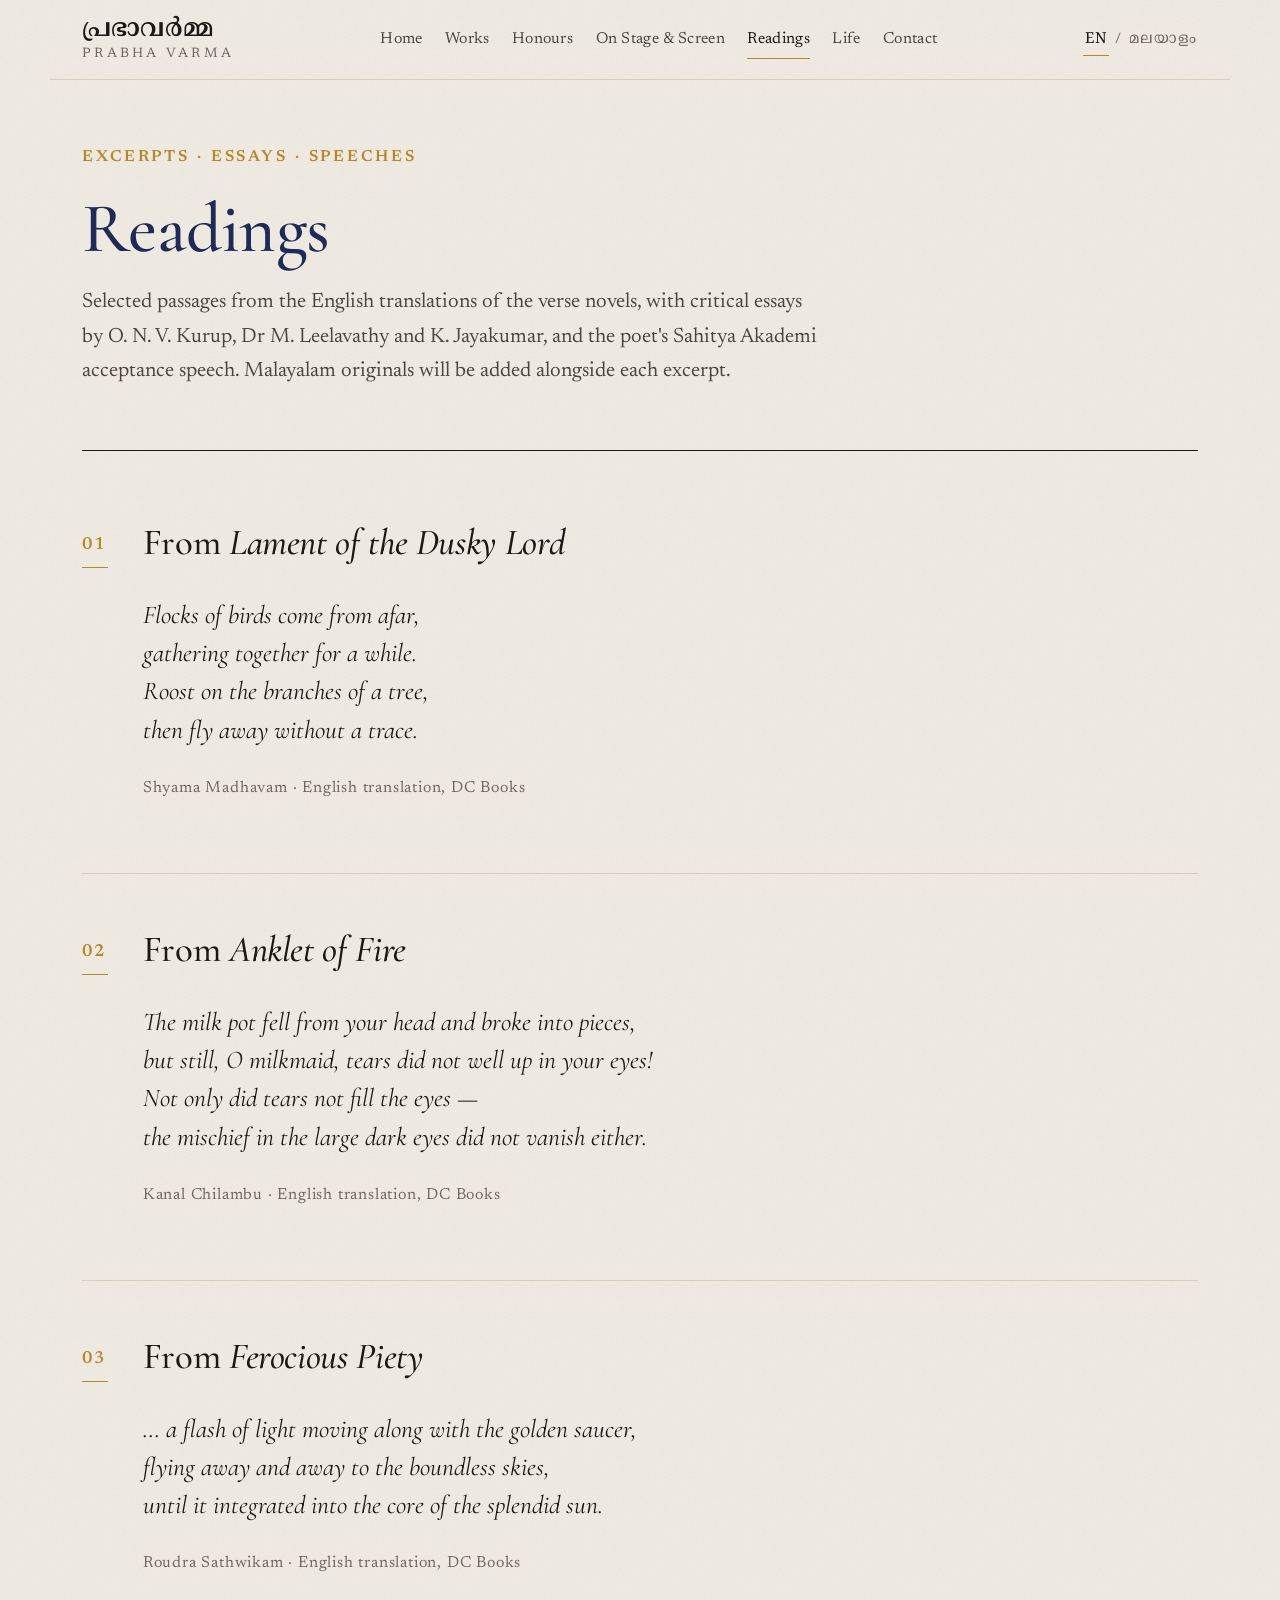
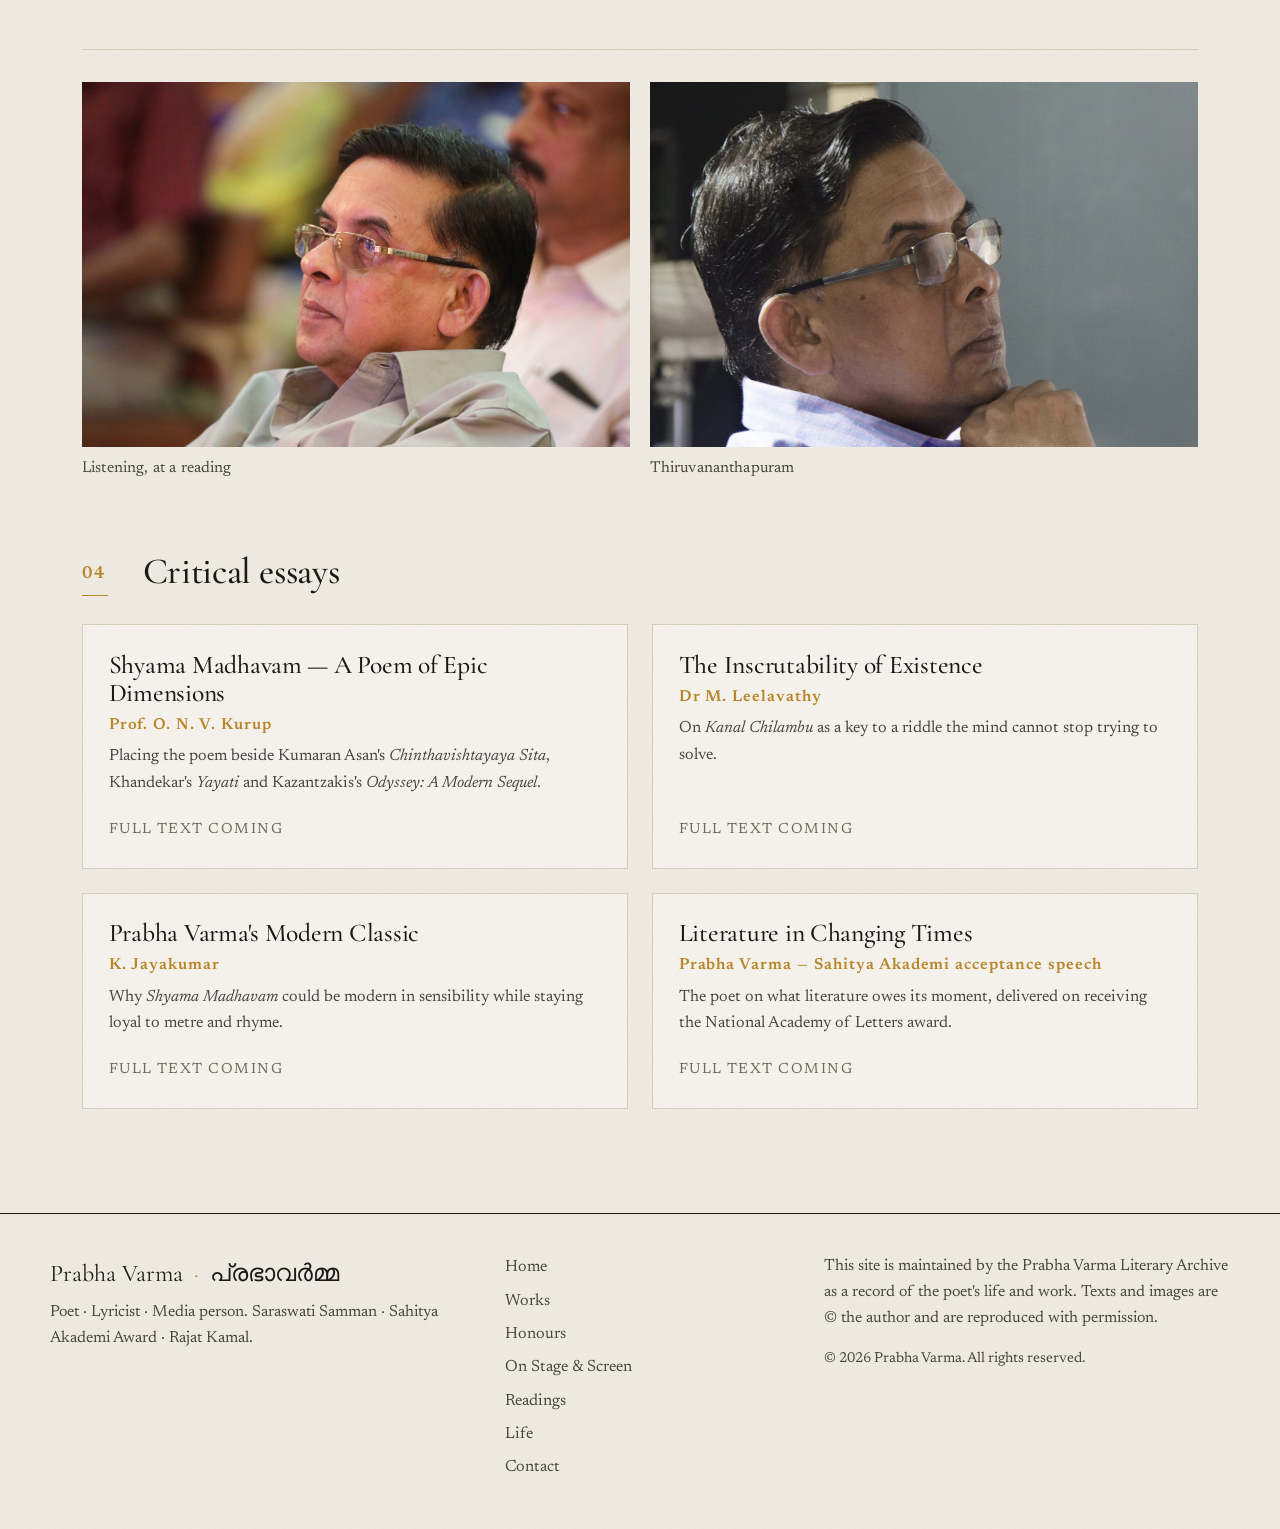
<file: writings.html>
<!DOCTYPE html>
<html lang="en">
<head>
<meta charset="utf-8">
<meta name="viewport" content="width=device-width, initial-scale=1">
<title>Readings · Prabha Varma</title>
<meta name="description" content="Excerpts from Prabha Varma&#x27;s verse novels in English translation, critical essays and speeches.">
<meta property="og:title" content="Readings · Prabha Varma">
<meta property="og:description" content="Excerpts from Prabha Varma&#x27;s verse novels in English translation, critical essays and speeches.">
<meta property="og:type" content="website">
<meta property="og:url" content="https://prabhavarma.in/writings.html">
<link rel="preconnect" href="https://fonts.googleapis.com">
<link rel="preconnect" href="https://fonts.gstatic.com" crossorigin>
<link href="https://fonts.googleapis.com/css2?family=Cormorant+Garamond:ital,wght@0,400;0,500;0,600;1,400;1,500&family=Newsreader:ital,opsz,wght@0,6..72,300;0,6..72,400;0,6..72,500;1,6..72,300;1,6..72,400&family=Noto+Serif+Malayalam:wght@400;500;600&family=Manjari:wght@400;700&display=swap" rel="stylesheet">
<link rel="icon" href="favicon.svg" type="image/svg+xml">
<link rel="canonical" href="https://prabhavarma.in/writings.html">
<meta property="og:image" content="https://prabhavarma.in/images/og.jpg">
<meta name="twitter:card" content="summary_large_image">
<link rel="stylesheet" href="style.css">
<script type="application/ld+json">
{
  "@context": "https://schema.org",
  "@type": "Person",
  "name": "Prabha Varma",
  "alternateName": "പ്രഭാവർമ്മ",
  "jobTitle": ["Poet", "Lyricist", "Media person"],
  "nationality": "Indian",
  "knowsLanguage": ["ml", "en"],
  "birthPlace": {"@type": "Place", "name": "Thiruvalla, Kerala, India"},
  "award": ["Saraswati Samman (2023)", "Sahitya Akademi Award (2016)", "National Film Award for Best Lyrics (Rajat Kamal)", "Vayalar Award (2013)", "Kerala Sahitya Akademi Award"],
  "url": "https://prabhavarma.in/",
  "image": "https://prabhavarma.in/images/portrait.jpg",
  "sameAs": ["https://en.wikipedia.org/wiki/Prabha_Varma", "https://www.wikidata.org/wiki/Q16136840"]
}
</script>
</head>
<body>
<header class="site-header">
  <a class="brand" href="index.html"><span class="brand-ml">പ്രഭാവർമ്മ</span><span class="brand-en">Prabha Varma</span></a>
  <nav class="site-nav" aria-label="Main"><a href="index.html" class=""><span class="en">Home</span><span class="ml">ഹോം</span></a><a href="works.html" class=""><span class="en">Works</span><span class="ml">കൃതികൾ</span></a><a href="honours.html" class=""><span class="en">Honours</span><span class="ml">പുരസ്കാരങ്ങൾ</span></a><a href="stage.html" class=""><span class="en">On Stage & Screen</span><span class="ml">രംഗവേദിയിലും ചലച്ചിത്രത്തിലും</span></a><a href="writings.html" class="active"><span class="en">Readings</span><span class="ml">വായന</span></a><a href="about.html" class=""><span class="en">Life</span><span class="ml">ജീവിതം</span></a><a href="contact.html" class=""><span class="en">Contact</span><span class="ml">ബന്ധപ്പെടുക</span></a></nav>
  <div class="lang-switch" role="group" aria-label="Language">
    <button data-lang="en" class="on">EN</button><span>/</span><button data-lang="ml">മലയാളം</button>
  </div>
</header>
<main>

<section class="page-head">
  <p class="eyebrow"><span class="en">Excerpts · Essays · Speeches</span><span class="ml">ഭാഗങ്ങൾ · പഠനങ്ങൾ · പ്രസംഗങ്ങൾ</span></p>
  <h1><span class="en">Readings</span><span class="ml">വായന</span></h1>
  <p class="lede"><span class="en">Selected passages from the English translations of the verse novels, with critical essays by O. N. V. Kurup, Dr M. Leelavathy and K. Jayakumar, and the poet's Sahitya Akademi acceptance speech. Malayalam originals will be added alongside each excerpt.</span><span class="ml">കാവ്യാഖ്യായികകളുടെ ഇംഗ്ലീഷ് പരിഭാഷകളിൽനിന്ന് തിരഞ്ഞെടുത്ത ഭാഗങ്ങൾ; ഒ. എൻ. വി. കുറുപ്പ്, ഡോ. എം. ലീലാവതി, കെ. ജയകുമാർ എന്നിവരുടെ പഠനങ്ങൾ; സാഹിത്യ അക്കാദമി പുരസ്കാര പ്രസംഗം. മലയാള മൂലം ഓരോ ഭാഗത്തിനൊപ്പവും ചേർക്കും.</span></p>
</section>

<section class="sec reading">
  <div class="sec-head"><span class="sec-num">01</span><h2><span class="en">From <em>Lament of the Dusky Lord</em></span><span class="ml"><em>ശ്യാമമാധവ</em>ത്തിൽ നിന്ന്</span></h2></div>
  <div class="verse">
    <p>Flocks of birds come from afar,<br>gathering together for a while.<br>Roost on the branches of a tree,<br>then fly away without a trace.</p>
  </div>
  <p class="src">Shyama Madhavam · <span class="en">English translation, DC Books</span><span class="ml">ഇംഗ്ലീഷ് പരിഭാഷ, ഡി. സി. ബുക്സ്</span></p>
</section>

<section class="sec reading">
  <div class="sec-head"><span class="sec-num">02</span><h2><span class="en">From <em>Anklet of Fire</em></span><span class="ml"><em>കനൽച്ചിലമ്പി</em>ൽ നിന്ന്</span></h2></div>
  <div class="verse">
    <p>The milk pot fell from your head and broke into pieces,<br>but still, O milkmaid, tears did not well up in your eyes!<br>Not only did tears not fill the eyes —<br>the mischief in the large dark eyes did not vanish either.</p>
  </div>
  <p class="src">Kanal Chilambu · <span class="en">English translation, DC Books</span><span class="ml">ഇംഗ്ലീഷ് പരിഭാഷ, ഡി. സി. ബുക്സ്</span></p>
</section>

<section class="sec reading">
  <div class="sec-head"><span class="sec-num">03</span><h2><span class="en">From <em>Ferocious Piety</em></span><span class="ml"><em>രൗദ്രസാത്വിക</em>ത്തിൽ നിന്ന്</span></h2></div>
  <div class="verse">
    <p>… a flash of light moving along with the golden saucer,<br>flying away and away to the boundless skies,<br>until it integrated into the core of the splendid sun.</p>
  </div>
  <p class="src">Roudra Sathwikam · <span class="en">English translation, DC Books</span><span class="ml">ഇംഗ്ലീഷ് പരിഭാഷ, ഡി. സി. ബുക്സ്</span></p>
</section>

<section class="photo-band two">
  <figure><img src="images/portrait-listening.jpg" alt="Prabha Varma" loading="lazy"><figcaption><span class="en">Listening, at a reading</span><span class="ml">ഒരു കാവ്യസദസ്സിൽ</span></figcaption></figure>
  <figure><img src="images/portrait-profile.jpg" alt="Prabha Varma" loading="lazy"><figcaption><span class="en">Thiruvananthapuram</span><span class="ml">തിരുവനന്തപുരം</span></figcaption></figure>
</section>

<section class="sec">
  <div class="sec-head"><span class="sec-num">04</span><h2><span class="en">Critical essays</span><span class="ml">പഠനങ്ങൾ</span></h2></div>
  <div class="essay-list">
    <article><h3>Shyama Madhavam — A Poem of Epic Dimensions</h3><p class="by">Prof. O. N. V. Kurup</p><p><span class="en">Placing the poem beside Kumaran Asan's <em>Chinthavishtayaya Sita</em>, Khandekar's <em>Yayati</em> and Kazantzakis's <em>Odyssey: A Modern Sequel</em>.</span><span class="ml">കുമാരനാശാന്റെ <em>ചിന്താവിഷ്ടയായ സീത</em>, ഖാണ്ഡേക്കറുടെ <em>യയാതി</em>, കസാൻദ്സാക്കിസിന്റെ <em>ഒഡിസി</em> എന്നിവയോടു ചേർത്തുവയ്ക്കുന്ന പഠനം.</span></p><span class="soon"><span class="en">Full text coming</span><span class="ml">പൂർണ്ണരൂപം ഉടൻ</span></span></article>
    <article><h3>The Inscrutability of Existence</h3><p class="by">Dr M. Leelavathy</p><p><span class="en">On <em>Kanal Chilambu</em> as a key to a riddle the mind cannot stop trying to solve.</span><span class="ml">മനസ്സിനു പരിഹരിക്കാനാകാത്ത കടങ്കഥയുടെ താക്കോലായി <em>കനൽച്ചിലമ്പ്</em>.</span></p><span class="soon"><span class="en">Full text coming</span><span class="ml">പൂർണ്ണരൂപം ഉടൻ</span></span></article>
    <article><h3>Prabha Varma's Modern Classic</h3><p class="by">K. Jayakumar</p><p><span class="en">Why <em>Shyama Madhavam</em> could be modern in sensibility while staying loyal to metre and rhyme.</span><span class="ml">വൃത്തത്തോടും പ്രാസത്തോടും വിശ്വസ്തത പുലർത്തിക്കൊണ്ട് <em>ശ്യാമമാധവം</em> എങ്ങനെ ആധുനികമായി.</span></p><span class="soon"><span class="en">Full text coming</span><span class="ml">പൂർണ്ണരൂപം ഉടൻ</span></span></article>
    <article><h3>Literature in Changing Times</h3><p class="by">Prabha Varma — <span class="en">Sahitya Akademi acceptance speech</span><span class="ml">സാഹിത്യ അക്കാദമി പുരസ്കാര പ്രസംഗം</span></p><p><span class="en">The poet on what literature owes its moment, delivered on receiving the National Academy of Letters award.</span><span class="ml">ദേശീയ അക്കാദമി പുരസ്കാരം സ്വീകരിച്ചുകൊണ്ട് കവി നടത്തിയ പ്രസംഗം.</span></p><span class="soon"><span class="en">Full text coming</span><span class="ml">പൂർണ്ണരൂപം ഉടൻ</span></span></article>
  </div>
</section>

</main>
<footer class="site-footer">
  <div class="foot-grid">
    <div>
      <p class="foot-name">Prabha Varma <span class="dot">·</span> പ്രഭാവർമ്മ</p>
      <p class="foot-note"><span class="en">Poet · Lyricist · Media person. Saraswati Samman · Sahitya Akademi Award · Rajat Kamal.</span><span class="ml">കവി · ഗാനരചയിതാവ് · മാധ്യമപ്രവർത്തകൻ. സരസ്വതി സമ്മാൻ · കേന്ദ്ര സാഹിത്യ അക്കാദമി പുരസ്കാരം · രജത കമലം.</span></p>
    </div>
    <div class="foot-links"><a href="index.html" class=""><span class="en">Home</span><span class="ml">ഹോം</span></a><a href="works.html" class=""><span class="en">Works</span><span class="ml">കൃതികൾ</span></a><a href="honours.html" class=""><span class="en">Honours</span><span class="ml">പുരസ്കാരങ്ങൾ</span></a><a href="stage.html" class=""><span class="en">On Stage & Screen</span><span class="ml">രംഗവേദിയിലും ചലച്ചിത്രത്തിലും</span></a><a href="writings.html" class="active"><span class="en">Readings</span><span class="ml">വായന</span></a><a href="about.html" class=""><span class="en">Life</span><span class="ml">ജീവിതം</span></a><a href="contact.html" class=""><span class="en">Contact</span><span class="ml">ബന്ധപ്പെടുക</span></a></div>
    <div>
      <p class="foot-note"><span class="en">This site is maintained by the Prabha Varma Literary Archive as a record of the poet's life and work. Texts and images are © the author and are reproduced with permission.</span><span class="ml">കവിയുടെ ജീവിതത്തിന്റെയും കൃതികളുടെയും രേഖയായി പ്രഭാവർമ്മ സാഹിത്യ ആർക്കൈവ് ആണ് ഈ വെബ്‌സൈറ്റ് പരിപാലിക്കുന്നത്. കൃതികളും ചിത്രങ്ങളും ഗ്രന്ഥകർത്താവിന്റെ അനുമതിയോടെ.</span></p>
      <p class="foot-note small">© 2026 Prabha Varma. All rights reserved.</p>
    </div>
  </div>
</footer>
<script src="site.js"></script>
</body>
</html>
</file>
<file: style.css>
/* ─────────────────────────────────────────────────────────────
   Prabha Varma — official site
   Aesthetic: a well-made Malayalam book. Ivory paper, ink,
   indigo (Shyama — the dusky lord) and a thin line of gold.
   ───────────────────────────────────────────────────────────── */
:root{
  --paper:#f4efe6; --paper-2:#ebe4d6; --ink:#1b1915; --ink-2:#4a453d; --ink-3:#6e685c;
  --indigo:#1f2b57; --indigo-2:#2f3f7d; --gold:#b8862b; --rule:#d6cdbb;
  --serif:"Newsreader", Georgia, "Times New Roman", serif;
  --display:"Cormorant Garamond", "Newsreader", Georgia, serif;
  --ml:"Noto Serif Malayalam", "Manjari", "Noto Sans Malayalam", serif;
  --max:1180px;
}
*{box-sizing:border-box}
html{scroll-behavior:smooth}
body{margin:0;background:var(--paper);color:var(--ink);font-family:var(--serif);font-size:19px;line-height:1.65;
  -webkit-font-smoothing:antialiased;
  background-image:
    radial-gradient(1200px 600px at 100% -10%, rgba(31,43,87,.07), transparent 60%),
    url("data:image/svg+xml;utf8,<svg xmlns='http://www.w3.org/2000/svg' width='160' height='160'><filter id='n'><feTurbulence type='fractalNoise' baseFrequency='.9' numOctaves='2' stitchTiles='stitch'/><feColorMatrix values='0 0 0 0 0 0 0 0 0 0 0 0 0 0 0 0 0 0 .05 0'/></filter><rect width='160' height='160' filter='url(%23n)'/></svg>");
}
a{color:var(--indigo);text-decoration:none}
a:hover{color:var(--indigo-2)}
em{font-style:italic}
h1,h2,h3{font-family:var(--display);font-weight:500;line-height:1.1;margin:0;letter-spacing:-.01em}
h2{font-size:2.3rem} h3{font-size:1.6rem}
p{margin:0 0 1em}

/* ── language layer ─────────────────────────── */
html[lang="en"] .ml{display:none}
html[lang="ml"] .en{display:none}
html[lang="ml"] body{font-family:var(--ml);font-size:19px;line-height:1.9}
html[lang="ml"] h1,html[lang="ml"] h2,html[lang="ml"] h3,html[lang="ml"] .eyebrow{font-family:var(--ml);letter-spacing:0;font-weight:600}
html[lang="ml"] h2{font-size:2rem} html[lang="ml"] h3{font-size:1.4rem}
.brand-ml,.h1-ml,.bk-ml,small,.book-cover span{font-family:var(--ml)}

/* ── header ─────────────────────────────────── */
.site-header{display:grid;grid-template-columns:auto 1fr auto;align-items:center;gap:1.5rem;
  padding:1.1rem 2rem;max-width:var(--max);margin:0 auto;border-bottom:1px solid var(--rule)}
.brand{display:flex;flex-direction:column;line-height:1;color:var(--ink)}
.brand-ml{font-size:1.55rem;font-weight:600;letter-spacing:.01em}
.brand-en{font-family:var(--serif);font-size:.85rem;letter-spacing:.24em;text-transform:uppercase;color:var(--ink-3);margin-top:.35rem}
.site-nav{display:flex;gap:1.4rem;justify-content:center;flex-wrap:wrap}
.site-nav a{font-size:1rem;color:var(--ink-2);letter-spacing:.02em;position:relative;padding:.25rem 0}
.site-nav a.active,.site-nav a:hover{color:var(--ink)}
.site-nav a.active::after{content:"";position:absolute;left:0;right:0;bottom:-2px;height:1px;background:var(--gold)}
html[lang="ml"] .site-nav a{font-size:.95rem}
.lang-switch{font-size:.95rem;color:var(--ink-3);display:flex;gap:.4rem;align-items:center}
.lang-switch button{background:none;border:0;font:inherit;font-family:var(--ml);color:var(--ink-3);cursor:pointer;padding:.2rem .1rem;letter-spacing:.05em}
.lang-switch button.on{color:var(--ink);border-bottom:1px solid var(--gold)}

main{max-width:var(--max);margin:0 auto;padding:0 2rem}

/* ── hero ───────────────────────────────────── */
.hero{display:grid;grid-template-columns:1.25fr .9fr;gap:3rem;align-items:end;padding:4.5rem 0 3.5rem;position:relative}
.eyebrow{font-family:var(--serif);font-size:1rem;font-weight:600;letter-spacing:.18em;text-transform:uppercase;color:var(--gold);margin-bottom:1.2rem}
html[lang="ml"] .eyebrow{text-transform:none;letter-spacing:.04em;font-size:1.1rem}
.hero h1{display:flex;flex-direction:column}
.h1-ml{font-size:clamp(3.4rem,8vw,6.6rem);font-weight:600;color:var(--indigo);line-height:1.05;
  animation:rise .9s cubic-bezier(.2,.7,.2,1) both}
.h1-en{font-family:var(--display);font-size:clamp(1.3rem,2.6vw,2.1rem);letter-spacing:.42em;text-transform:uppercase;color:var(--ink-2);margin-top:.6rem;font-weight:400;
  animation:rise .9s .12s cubic-bezier(.2,.7,.2,1) both}
.hero-verse{position:relative;margin:2.9rem 0 2.4rem;padding:.2rem 0 0 2.6rem;max-width:34rem;animation:rise .9s .22s cubic-bezier(.2,.7,.2,1) both}
.hero-verse::before{content:"\201C";position:absolute;left:-.2rem;top:-1.6rem;font-family:var(--display);font-size:6rem;line-height:1;color:var(--gold);opacity:.85}
.hero-verse p{font-family:var(--display);font-style:italic;font-weight:500;font-size:clamp(1.7rem,2.7vw,2.25rem);line-height:1.38;color:var(--ink);margin:0 0 1rem}
html[lang="ml"] .hero-verse p{font-family:var(--display);font-style:italic;letter-spacing:0}
.hero-verse cite{display:block;font-family:var(--serif);font-style:normal;font-weight:600;font-size:1rem;letter-spacing:.16em;text-transform:uppercase;color:var(--ink-2)}
.hero-verse cite::before{content:"";display:inline-block;width:2rem;height:1px;background:var(--gold);vertical-align:middle;margin-right:.8rem}
html[lang="ml"] .hero-verse cite{font-family:var(--ml);text-transform:none;letter-spacing:.02em;font-size:1.05rem}
.hero-cta{display:flex;gap:.9rem;flex-wrap:wrap;animation:rise .9s .32s cubic-bezier(.2,.7,.2,1) both}
.btn{display:inline-block;background:var(--indigo);color:#fff;padding:.8rem 1.5rem;border-radius:2px;font-size:1.05rem;letter-spacing:.06em;transition:background .2s,transform .2s}
.btn:hover{background:var(--indigo-2);color:#fff;transform:translateY(-1px)}
.btn.ghost{background:transparent;color:var(--ink);border:1px solid var(--ink-3)}
.btn.ghost:hover{border-color:var(--ink);background:rgba(0,0,0,.03)}
.hero-portrait{margin:0;justify-self:end;width:min(360px,100%);animation:fade 1.2s .2s both}
.portrait-frame{width:100%;aspect-ratio:3/4;position:relative;background:var(--paper-2);
  box-shadow:0 30px 60px -30px rgba(31,43,87,.45);outline:1px solid var(--rule);outline-offset:8px}
.portrait-frame img{width:100%;height:100%;object-fit:cover;display:block;filter:saturate(.9) contrast(1.02)}
.portrait-placeholder{display:none;position:absolute;inset:0;align-items:center;justify-content:center;
  background:repeating-linear-gradient(135deg,var(--paper-2) 0 12px,#e3dbcb 12px 13px)}
.portrait-placeholder span{font-family:var(--display);letter-spacing:.3em;text-transform:uppercase;font-size:.75rem;color:var(--ink-3);background:var(--paper);padding:.5rem 1rem}
.hero-portrait figcaption{font-family:var(--serif);font-size:.95rem;letter-spacing:.12em;text-transform:uppercase;color:var(--ink-3);margin-top:1rem;text-align:right}
html[lang="ml"] .hero-portrait figcaption{text-transform:none;letter-spacing:.05em}
@keyframes rise{from{opacity:0;transform:translateY(18px)}to{opacity:1;transform:none}}
@keyframes fade{from{opacity:0}to{opacity:1}}

/* ── honour strip ───────────────────────────── */
.honour-strip{display:grid;grid-template-columns:repeat(5,1fr);border-top:1px solid var(--ink);border-bottom:1px solid var(--rule);margin:1rem 0 0}
.honour-strip div{padding:1.1rem 1rem 1.1rem 0;border-right:1px solid var(--rule);display:flex;flex-direction:column;gap:.2rem}
.honour-strip div:last-child{border-right:0}
.honour-strip div+div{padding-left:1rem}
.honour-strip b{font-family:var(--display);font-weight:600;font-size:1.25rem;color:var(--indigo)}
html[lang="ml"] .honour-strip b{font-family:var(--ml);font-size:1.1rem}
.honour-strip span{font-size:.98rem;color:var(--ink-2)}

/* ── verse band ─────────────────────────────── */
.intro-band{margin:4rem 0 1rem;padding:3.2rem 0;border-bottom:1px solid var(--rule);text-align:center;position:relative;background:linear-gradient(var(--rule),var(--rule)) left top/calc(50% - 1.6rem) 1px no-repeat,linear-gradient(var(--rule),var(--rule)) right top/calc(50% - 1.6rem) 1px no-repeat}
.intro-band::before{content:"❧";position:absolute;top:-.8rem;left:50%;transform:translateX(-50%);color:var(--gold);font-size:1.2rem;line-height:1.6rem}
.intro-band p{max-width:46rem;margin:0 auto;font-size:1.3rem;line-height:1.65;color:var(--ink-2)}
html[lang="ml"] .intro-band p{font-size:1.2rem;line-height:1.9}

/* ── sections ───────────────────────────────── */
.sec{padding:3.5rem 0}
.sec-head{margin-bottom:2rem;position:relative;padding-left:3.8rem}
.sec-num{position:absolute;left:0;top:.5rem;font-family:var(--serif);font-size:1.1rem;font-weight:600;letter-spacing:.12em;color:var(--gold)}
.sec-num::after{content:"";display:block;width:1.6rem;height:1px;background:var(--gold);margin-top:.4rem}
.sec-sub{color:var(--ink-2);max-width:42rem;margin-top:.6rem}
.two-col,.cols-2{display:grid;grid-template-columns:1fr 1fr;gap:4rem}
.cols-2 .sec-head{margin-top:1.5rem}
.cols-2 .sec-head:first-child{margin-top:0}

.works-grid{display:grid;grid-template-columns:repeat(4,1fr);gap:1px;background:var(--rule);border:1px solid var(--rule)}
.work-card{background:var(--paper);padding:1.6rem 1.4rem 1.4rem;color:var(--ink);display:flex;flex-direction:column;position:relative;transition:background .25s}
.work-card:hover{background:#fbf8f1}
.work-card::before{content:"";position:absolute;left:0;top:0;bottom:0;width:3px;background:var(--indigo);transform:scaleY(0);transform-origin:top;transition:transform .35s}
.work-card:hover::before{transform:scaleY(1)}
.work-year{font-family:var(--serif);font-size:.92rem;font-weight:600;letter-spacing:.12em;text-transform:uppercase;color:var(--ink-3)}
.work-card h3{margin:.6rem 0 .8rem;display:flex;flex-direction:column;gap:.15rem}
.work-card h3 small{font-size:1.05rem;color:var(--indigo);font-weight:500}
.work-card p{font-size:1.02rem;color:var(--ink-2);flex:1}
.work-eng{font-family:var(--display);font-style:italic;font-size:1.15rem;color:var(--gold)}

.quote-stack{display:flex;flex-direction:column;gap:1.4rem}
.peer{margin:0;padding-left:1.2rem;border-left:2px solid var(--gold)}
.peer p{font-family:var(--display);font-size:1.3rem;line-height:1.35;margin-bottom:.4rem}
html[lang="ml"] .peer p{font-family:var(--ml);font-size:1.05rem}
.peer cite{font-style:normal;font-size:1rem;color:var(--ink-3);letter-spacing:.05em}

.fact-list{list-style:none;margin:0;padding:0;display:flex;flex-direction:column;gap:1.1rem}
.fact-list li{font-size:1.05rem;color:var(--ink-2);display:grid;grid-template-columns:8.5rem 1fr;gap:1rem;padding-bottom:1.1rem;border-bottom:1px dotted var(--rule)}
.fact-list b{font-family:var(--display);font-size:1.1rem;color:var(--ink)}
html[lang="ml"] .fact-list b{font-family:var(--ml);font-size:1rem}
.link-arrow{display:inline-block;margin-top:1.4rem;font-size:1.1rem;letter-spacing:.04em;border-bottom:1px solid var(--gold)}

.cta-band{display:grid;grid-template-columns:1fr auto;gap:3rem;align-items:center;background:var(--indigo);color:#f4efe6;padding:3rem;margin:2rem 0 4rem;position:relative;overflow:hidden}
.cta-band::after{content:"ശ്യാമം";position:absolute;right:-1rem;bottom:-2.5rem;font-family:var(--ml);font-size:12rem;color:rgba(255,255,255,.04);pointer-events:none;line-height:1}
.cta-band .eyebrow{color:#d9b866}
.cta-band h2{color:#fff}
.cta-band p{color:#cfd3e6;max-width:36rem}
.cta-band .btn{background:#f4efe6;color:var(--indigo)}
.cta-band .btn.ghost{background:transparent;color:#f4efe6;border-color:rgba(255,255,255,.4)}
.cta-links{display:flex;gap:.8rem;flex-wrap:wrap}

/* ── inner pages ────────────────────────────── */
.page-head{padding:4rem 0 2.5rem;border-bottom:1px solid var(--ink);margin-bottom:1rem}
.page-head h1{font-size:clamp(2.6rem,6vw,4.4rem);color:var(--indigo)}
.page-head .lede{font-size:1.3rem;color:var(--ink-2);max-width:46rem;margin-top:1.2rem}

.book{display:grid;grid-template-columns:150px 1fr;gap:2.2rem;padding:2rem 0;border-bottom:1px solid var(--rule)}
.book:last-child{border-bottom:0}
.book-cover{aspect-ratio:2/3;background:var(--indigo);position:relative;overflow:hidden;box-shadow:0 18px 30px -18px rgba(0,0,0,.5)}
.book-cover img{width:100%;height:100%;object-fit:cover;display:block}
.book-cover span{display:none;position:absolute;inset:0;padding:1rem;color:#f4efe6;font-size:1.05rem;line-height:1.3;writing-mode:vertical-rl;text-orientation:mixed;border:1px solid rgba(255,255,255,.2);margin:.6rem}
.book-cover.nocover img{display:none}
.book-cover.nocover span{display:block}
.book h3{display:flex;flex-direction:column;gap:.3rem;margin-bottom:.9rem}
.book h3 small{font-size:1.15rem;color:var(--ink-2);font-weight:400}
.book p{color:var(--ink-2)}
.tags{list-style:none;padding:0;margin:.5rem 0 0;display:flex;flex-wrap:wrap;gap:.45rem}
.tags li{font-size:.95rem;letter-spacing:.01em;border:1px solid var(--rule);padding:.35rem .7rem;border-radius:2px;color:var(--ink-2);background:rgba(255,255,255,.35)}

.booklist{list-style:none;margin:0 0 1rem;padding:0;counter-reset:bk}
.booklist li{display:grid;grid-template-columns:2.4rem 1fr;gap:0 .6rem;padding:.65rem 0;border-bottom:1px dotted var(--rule);counter-increment:bk;font-size:1.05rem}
.booklist li::before{content:counter(bk,decimal-leading-zero);font-family:var(--serif);color:var(--gold);font-weight:600;font-size:.98rem;letter-spacing:.1em;padding-top:.2rem}
.bk-title{grid-column:2;font-weight:500}
.bk-ml{grid-column:2;color:var(--indigo);font-size:1.05rem}
.bk-pub{grid-column:2;font-size:.95rem;color:var(--ink-3)}

.big-three{display:grid;grid-template-columns:repeat(3,1fr);gap:2rem}
.big-three article{padding:1.8rem;background:rgba(255,255,255,.4);border-top:2px solid var(--indigo)}
.yr{font-family:var(--serif);letter-spacing:.12em;text-transform:uppercase;font-size:1rem;font-weight:600;color:var(--gold)}
html[lang="ml"] .yr{font-family:var(--ml);text-transform:none;letter-spacing:.03em}
.big-three h3{margin:.6rem 0 .8rem;color:var(--indigo)}
.big-three p{font-size:1.05rem;color:var(--ink-2);margin:0}
.award-list{padding-left:0;list-style:none;counter-reset:aw;columns:1;margin:0 0 1rem}
.award-list li{counter-increment:aw;font-size:1.05rem;padding:.5rem 0 .5rem 2.6rem;border-bottom:1px dotted var(--rule);position:relative;color:var(--ink-2)}
.award-list li::before{content:counter(aw);position:absolute;left:0;top:.55rem;font-family:var(--serif);font-size:1rem;font-weight:600;color:var(--gold);letter-spacing:.1em}
ul.plain{padding-left:1.2rem;font-size:1.05rem;color:var(--ink-2)}
ul.plain li{margin-bottom:.6rem}

.song-grid{display:grid;grid-template-columns:repeat(4,1fr);gap:1.2rem}
.song{padding:1.3rem;border:1px solid var(--rule);background:rgba(255,255,255,.35);display:flex;flex-direction:column;gap:.4rem}
.song b{font-family:var(--display);font-size:1.4rem;color:var(--indigo)}
.song span{font-size:1rem;color:var(--ink-2)}
.note{font-size:1.02rem;color:var(--ink-3);margin-top:1.4rem}
.video-grid{display:grid;grid-template-columns:repeat(3,1fr);gap:1.2rem}
.video-ph{aspect-ratio:16/9;background:var(--indigo);display:flex;align-items:center;justify-content:center;position:relative}
.video-ph::before{content:"▶";color:rgba(255,255,255,.35);font-size:2rem;position:absolute}
.video-ph span{position:absolute;bottom:.8rem;left:1rem;color:#e4e7f3;font-size:1rem;letter-spacing:.05em}

.reading{border-bottom:1px solid var(--rule)}
.verse{max-width:40rem;margin:0 0 1rem 3.8rem}
.verse p{font-family:var(--display);font-size:1.6rem;line-height:1.5;font-style:italic}
.src{margin-left:3.8rem;font-family:var(--serif);font-size:1rem;letter-spacing:.05em;color:var(--ink-3)}
.essay-list{display:grid;grid-template-columns:1fr 1fr;gap:1.5rem}
.essay-list article{padding:1.6rem;border:1px solid var(--rule);background:rgba(255,255,255,.35);display:flex;flex-direction:column;gap:.3rem}
.essay-list .by{font-size:1rem;font-weight:600;letter-spacing:.06em;color:var(--gold);margin:0}
.essay-list p{font-size:1.02rem;color:var(--ink-2)}
.soon{font-size:.92rem;letter-spacing:.1em;text-transform:uppercase;color:var(--ink-3);margin-top:auto}
html[lang="ml"] .soon{text-transform:none;letter-spacing:.03em}

.bio h3{margin:1.6rem 0 .6rem;color:var(--indigo)}
.bio h3:first-child{margin-top:0}
.bio p{color:var(--ink-2)}
.timeline dl{display:grid;grid-template-columns:6rem 1fr;gap:.6rem 1rem;margin:0;font-size:1.05rem}
.timeline dt{font-family:var(--serif);color:var(--gold);font-weight:600;font-size:1.05rem;letter-spacing:.05em}
.timeline dd{margin:0;color:var(--ink-2);padding-bottom:.5rem;border-bottom:1px dotted var(--rule)}

.contact-grid{display:grid;grid-template-columns:repeat(3,1fr);gap:3rem}
.contact-grid h3{margin-bottom:.8rem;color:var(--indigo)}
.contact-grid p{color:var(--ink-2)}

/* ── footer ─────────────────────────────────── */
.site-footer{border-top:1px solid var(--ink);margin-top:3rem;padding:2.5rem 2rem 3rem}
.foot-grid{max-width:var(--max);margin:0 auto;display:grid;grid-template-columns:1.2fr .8fr 1.2fr;gap:3rem}
.foot-name{font-family:var(--display);font-size:1.5rem;margin-bottom:.4rem}
.foot-name .dot{color:var(--gold);margin:0 .3rem}
.foot-note{font-size:1rem;color:var(--ink-2);line-height:1.6}
.foot-note.small{font-size:.9rem;margin-top:1rem}
.foot-links{display:flex;flex-direction:column;gap:.4rem}
.foot-links a{font-size:1.02rem;color:var(--ink-2)}

/* ── responsive ─────────────────────────────── */
@media (max-width:980px){
  /* menu always visible as tabs — no hidden ☰ icon */
  .site-header{grid-template-columns:1fr auto;gap:.9rem 1.2rem}
  .brand{grid-row:1;grid-column:1}
  .lang-switch{grid-row:1;grid-column:2}
  .site-nav{grid-row:2;grid-column:1/-1;justify-content:flex-start;gap:.55rem;padding-top:.9rem;border-top:1px solid var(--rule)}
  .site-nav a{display:inline-flex;align-items:center;min-height:44px;padding:.5rem 1rem;border:1px solid var(--ink-3);border-radius:6px;background:rgba(255,255,255,.55);color:var(--ink);font-size:1.02rem;line-height:1.2}
  .site-nav a.active{background:var(--indigo);border-color:var(--indigo);color:#fff}
  .site-nav a.active::after{display:none}
  html[lang="ml"] .site-nav a{font-size:.98rem}
  .hero{grid-template-columns:1fr;gap:2.5rem}
  .hero-portrait{justify-self:start}
  .honour-strip{grid-template-columns:repeat(2,1fr)}
  .honour-strip div{border-right:0;border-bottom:1px solid var(--rule);padding-left:0!important}
  .works-grid{grid-template-columns:1fr 1fr}
  .two-col,.cols-2{grid-template-columns:1fr;gap:2.5rem}
  .big-three,.song-grid,.video-grid,.contact-grid{grid-template-columns:1fr}
  .essay-list{grid-template-columns:1fr}
  .cta-band{grid-template-columns:1fr;padding:2rem}
  .foot-grid{grid-template-columns:1fr;gap:1.5rem}
}
@media (max-width:720px){
  body{font-size:18px}
  .hero .eyebrow{font-size:.9rem;letter-spacing:.1em}
  .hero-verse{padding-left:1.8rem;margin:1.8rem 0 2rem}
  .hero-verse::before{font-size:4.5rem;top:-1.1rem;left:-.3rem}
  .intro-band p{font-size:1.15rem}
  main{padding:0 1.2rem}
  .site-header{padding:.9rem 1.2rem .8rem;gap:.7rem 1rem}
  .site-nav{gap:.45rem}
  .site-nav a{padding:.5rem .85rem;font-size:1rem}
  .lang-switch button{padding:.45rem .3rem}
  .hero{padding:3rem 0 2.5rem}
  .works-grid{grid-template-columns:1fr}
  .book{grid-template-columns:1fr}
  .book-cover{width:120px}
  .fact-list li{grid-template-columns:1fr;gap:.3rem}
  .verse,.src{margin-left:0}
  .sec-head{padding-left:0}
  .sec-num{position:static;display:block;margin-bottom:.6rem}
}

/* ── photographs ────────────────────────────────────────────
   Framed grid, but crops are gentle (3:2 / 4:3) and anchored to the
   upper third of the frame so faces stay in view.               */
.photo-band{display:grid;grid-template-columns:repeat(3,1fr);gap:1.2rem;margin:1rem 0 3rem}
.photo-band.two{grid-template-columns:1fr 1fr;margin:2rem 0 1rem}
.photo-band figure,.honour-photo figure,.gallery figure{margin:0;min-width:0;overflow:hidden;display:flex;flex-direction:column}
.photo-band img,.honour-photo img,.gallery img{width:100%;height:100%;object-fit:cover;object-position:50% 22%;display:block;filter:saturate(.95);transition:filter .3s}
.photo-band figure img{aspect-ratio:3/2}
figcaption{font-size:.98rem;color:var(--ink-2);letter-spacing:.01em;margin-top:.6rem;line-height:1.45}
.honour-photo{display:grid;grid-template-columns:1fr 1fr;gap:1.6rem;padding-top:2.5rem}
.honour-photo+.honour-photo{padding-top:1.6rem}
.honour-photo figure img{aspect-ratio:3/2;outline:1px solid var(--rule);outline-offset:6px}
.gallery{display:grid;grid-template-columns:repeat(4,1fr);grid-auto-rows:250px;grid-auto-flow:dense;gap:1.2rem}
.gallery figure img{flex:1;min-height:0}
.gallery .tall{grid-row:span 2}
.gallery .wide{grid-column:span 2}
.gallery .big{grid-column:span 2;grid-row:span 2}
.gallery img:hover{filter:saturate(1)}
.gallery figure img{object-position:50% 18%}
.press-portrait{width:100%;aspect-ratio:4/5;object-fit:cover;object-position:50% 15%;margin-bottom:1rem;outline:1px solid var(--rule);outline-offset:6px}
/* ── covers ─────────────────────────────────── */
.shelf{display:grid;grid-template-columns:repeat(6,1fr);gap:1.4rem;align-items:end}
.shelf.small{grid-template-columns:repeat(6,1fr);gap:1.2rem}
.shelf figure{margin:0;min-width:0}
.shelf img{width:100%;aspect-ratio:2/3;object-fit:cover;display:block;box-shadow:0 18px 28px -18px rgba(0,0,0,.55);outline:1px solid rgba(0,0,0,.08);transition:transform .3s}
.shelf figure:hover img{transform:translateY(-4px)}
.shelf figcaption{margin-top:.6rem;display:flex;flex-direction:column;gap:.15rem}
.shelf figcaption b{font-family:var(--ml),var(--display);font-weight:600;font-size:1.02rem;color:var(--ink);line-height:1.3}
.shelf figcaption span{font-size:.92rem;color:var(--ink-3)}
.book-cover .cover-note{display:none}
.card-cover{width:78px;aspect-ratio:2/3;object-fit:cover;margin-bottom:1rem;box-shadow:0 12px 20px -14px rgba(0,0,0,.6);outline:1px solid rgba(0,0,0,.08)}
@media (max-width:980px){
  .photo-band,.photo-band.two,.honour-photo{grid-template-columns:1fr}
  .gallery{grid-template-columns:repeat(2,1fr);grid-auto-rows:200px}
  .gallery .big{grid-column:span 2}
  .shelf,.shelf.small{grid-template-columns:repeat(3,1fr)}
}
@media (max-width:720px){
  .gallery{grid-template-columns:1fr;grid-auto-rows:auto}
  .gallery .tall,.gallery .wide,.gallery .big{grid-row:auto;grid-column:auto}
  .gallery figure img{aspect-ratio:4/3}
  .shelf,.shelf.small{grid-template-columns:repeat(2,1fr)}
}
@media (max-width:400px){.hero-verse p{font-size:1.6rem}}
</file>
